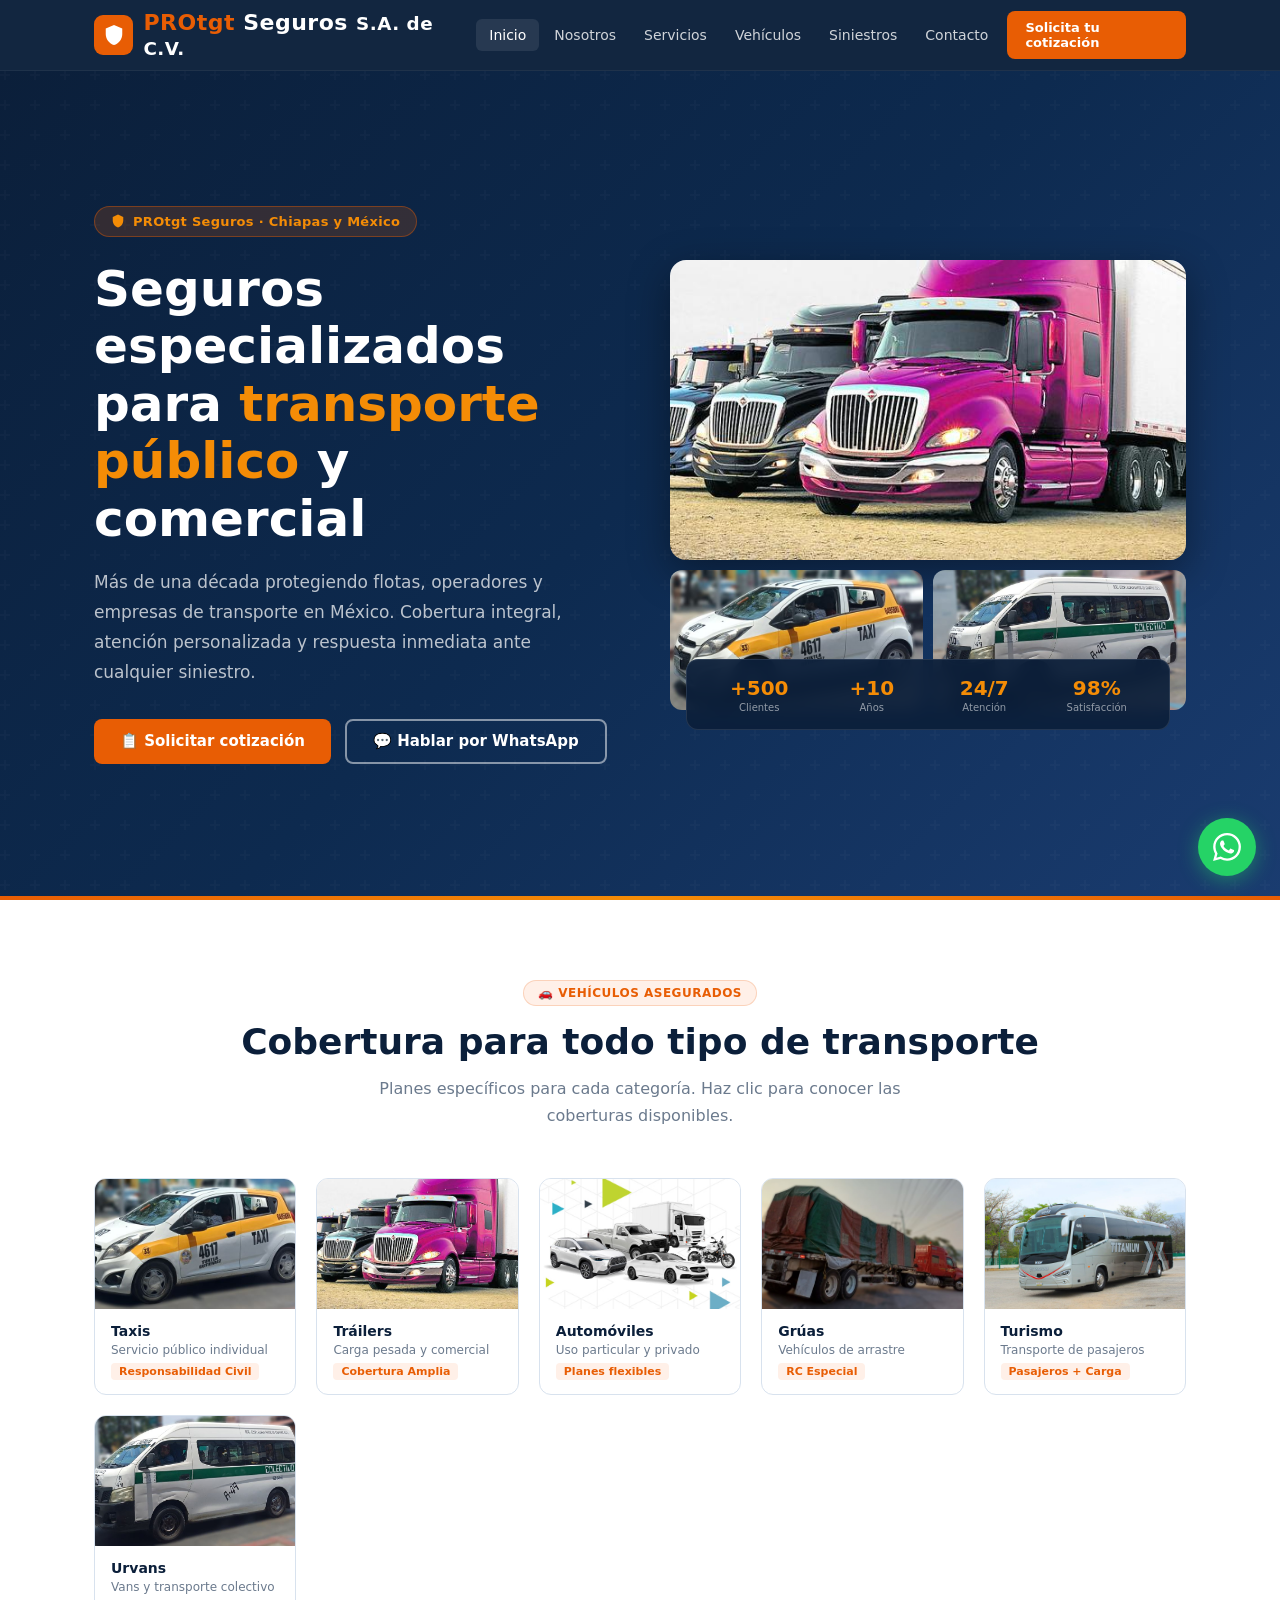
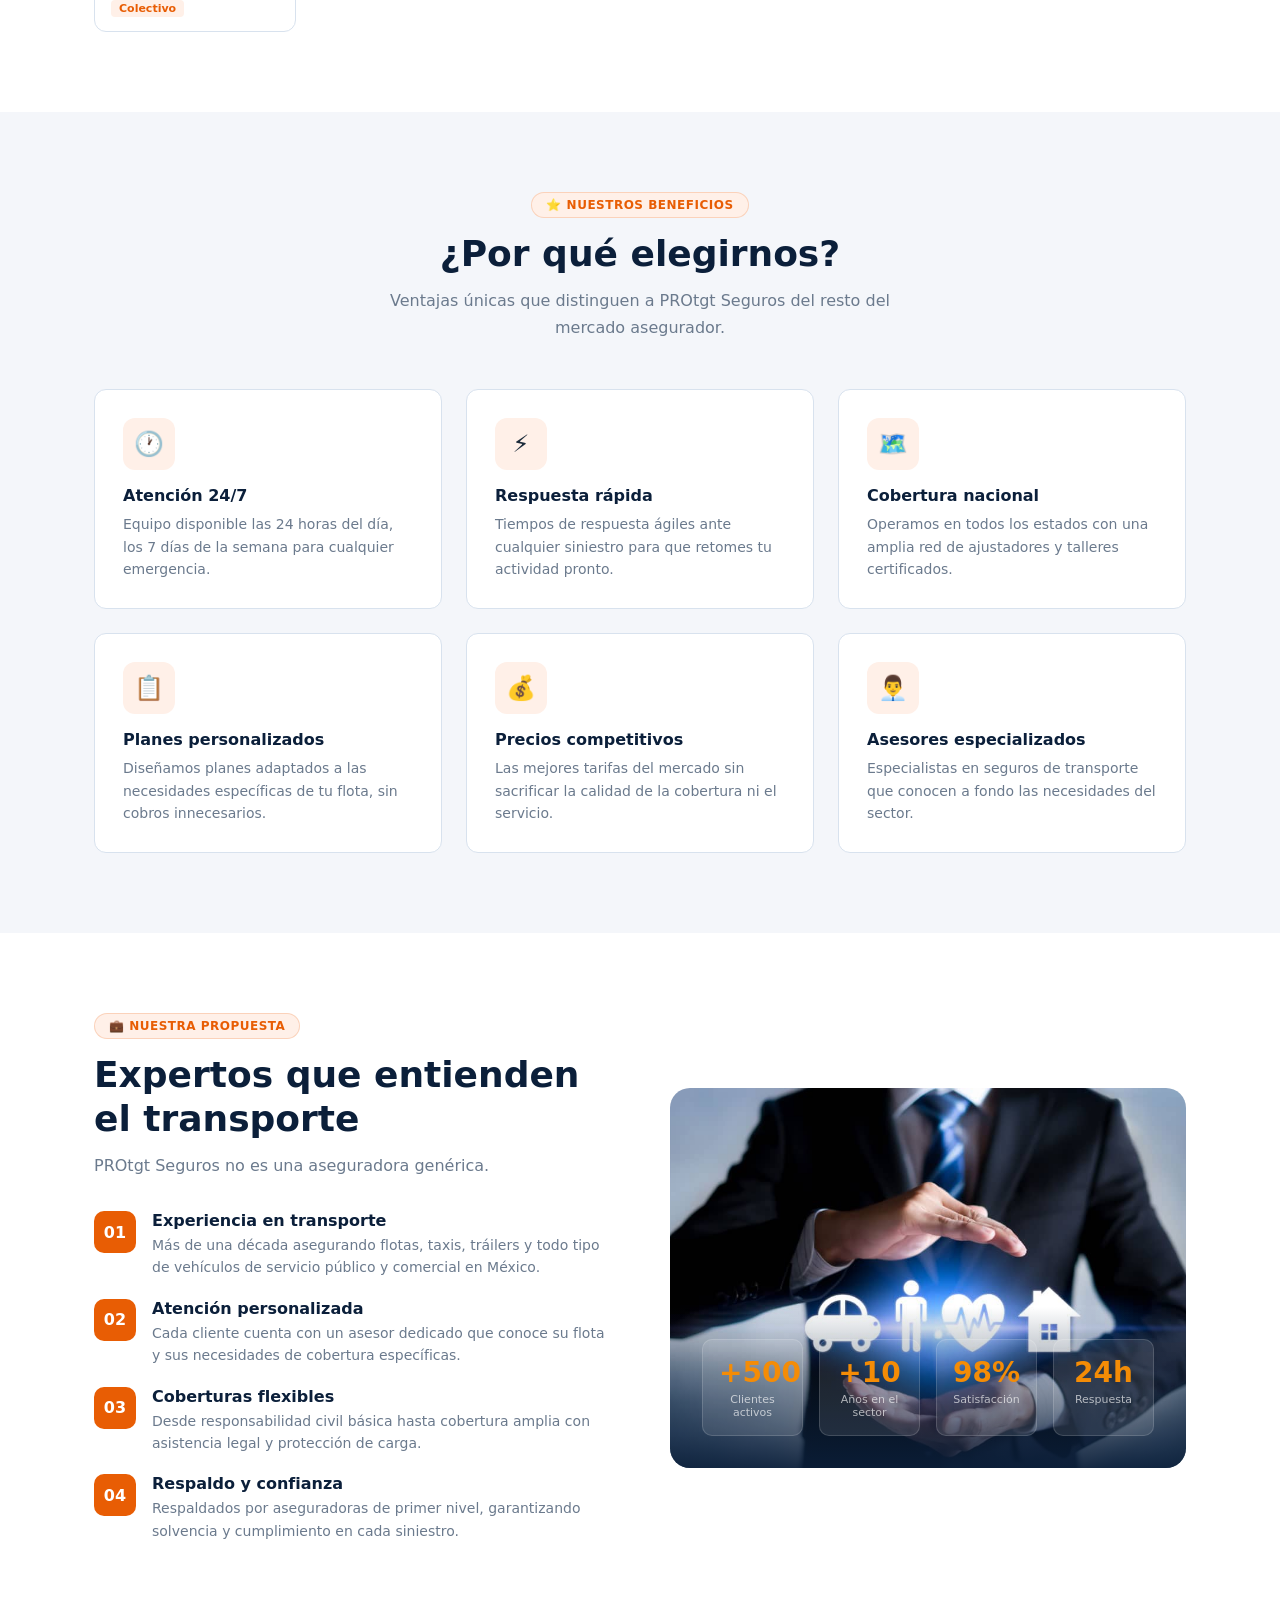
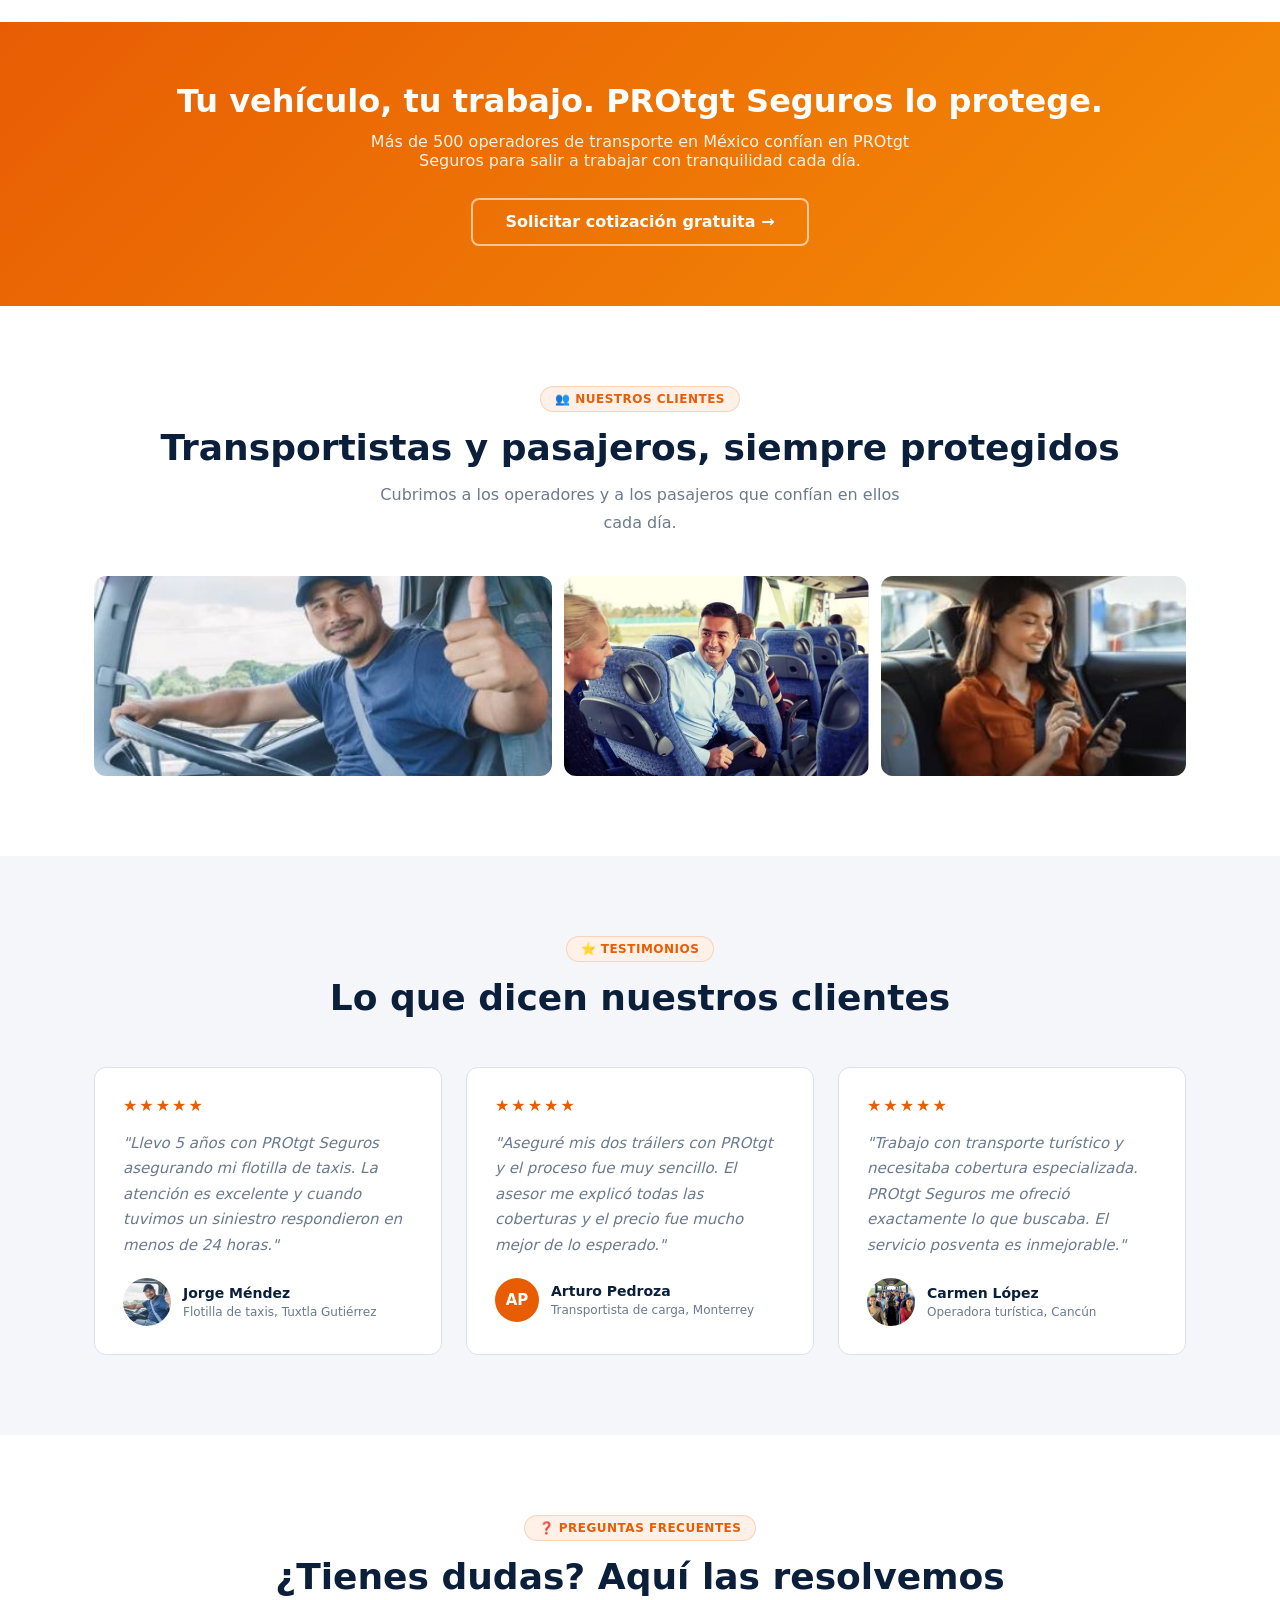
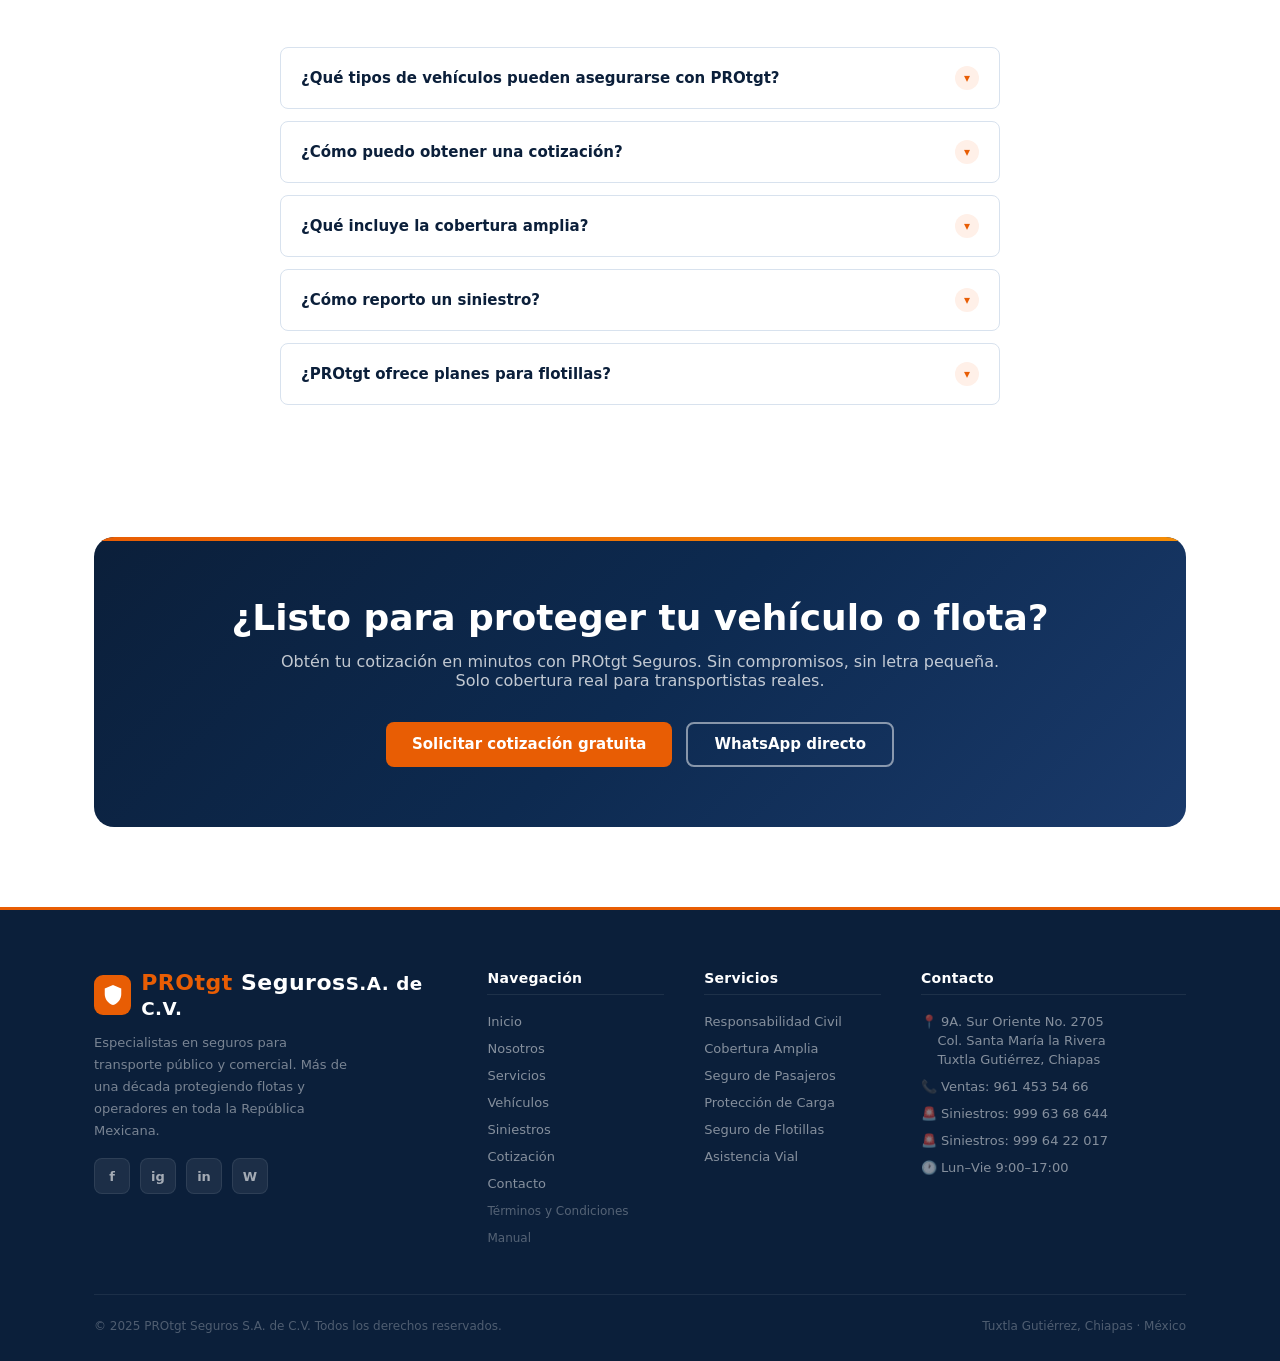
<file: index.html>
<!DOCTYPE html>
<html lang="es">
<head>
  <meta charset="UTF-8">
  <meta name="viewport" content="width=device-width, initial-scale=1.0">
  <title>PROtgt Seguros S.A. de C.V. – Seguros para Transporte Público y Comercial</title>
  <meta name="description" content="PROtgt Seguros – Seguros especializados para taxis, tráilers, urvans, grúas y transporte turístico en México.">
  <link rel="stylesheet" href="css/styles.css">
</head>
<body>

<!-- ══ HEADER ══ -->
<header id="site-header">
  <div class="header-inner">
    <a class="logo" href="index.html">
      <div class="logo-icon">
        <svg viewBox="0 0 24 24"><path d="M12 1L3 5v6c0 5.55 3.84 10.74 9 12 5.16-1.26 9-6.45 9-12V5l-9-4z"/></svg>
      </div>
      <div><span>PROtgt</span> Seguros <small>S.A. de C.V.</small></div>
    </a>
    <nav class="main-nav">
      <a href="index.html" class="active">Inicio</a>
      <a href="quienes.html">Nosotros</a>
      <a href="servicios.html">Servicios</a>
      <a href="vehiculos.html">Vehículos</a>
      <a href="siniestros.html">Siniestros</a>
      <a href="contacto.html">Contacto</a>
      <a href="cotizacion.html" class="nav-cta">Solicita tu cotización</a>
    </nav>
    <button class="hamburger" id="hamburger" onclick="toggleMenu()" aria-label="Menú">
      <span></span><span></span><span></span>
    </button>
  </div>
  <nav id="mobile-menu">
    <a href="index.html">Inicio</a>
    <a href="quienes.html">Nosotros</a>
    <a href="servicios.html">Servicios</a>
    <a href="vehiculos.html">Vehículos Asegurados</a>
    <a href="siniestros.html">Siniestros</a>
    <a href="contacto.html">Contacto</a>
    <a href="cotizacion.html" class="nav-cta-mobile">Solicita tu cotización</a>
  </nav>
</header>

<main class="page-body">

  <!-- ── HERO ── -->
  <section class="hero">
    <div class="hero-bg-overlay"></div>
    <div class="hero-accent-bar"></div>
    <div class="container">
      <div class="hero-content">
        <div>
          <div class="hero-badge">
            <svg width="14" height="14" viewBox="0 0 24 24" fill="currentColor">
              <path d="M12 1L3 5v6c0 5.55 3.84 10.74 9 12 5.16-1.26 9-6.45 9-12V5l-9-4z"/>
            </svg>
            PROtgt Seguros · Chiapas y México
          </div>
          <h1>Seguros especializados para <span>transporte público</span> y comercial</h1>
          <p>Más de una década protegiendo flotas, operadores y empresas de transporte en México. Cobertura integral, atención personalizada y respuesta inmediata ante cualquier siniestro.</p>
          <div class="hero-btns">
            <a class="btn btn-primary" href="cotizacion.html">📋 Solicitar cotización</a>
            <a class="btn btn-outline" href="https://wa.me/529614535466?text=Hola%2C%20me%20gustar%C3%ADa%20solicitar%20informaci%C3%B3n%20sobre%20seguros%20de%20transporte." target="_blank" rel="noopener">💬 Hablar por WhatsApp</a>
          </div>
        </div>

        <!-- HERO VISUAL -->
        <div class="hero-visual reveal">
          <img class="hero-img-main" src="images/trailers.jpg" alt="Flotilla de tráilers asegurados PROtgt Seguros">
          <div class="hero-img-row">
            <img src="images/taxi.jpg" alt="Taxi asegurado PROtgt Seguros">
            <img src="images/urvan.jpg" alt="Urvan colectivo asegurada PROtgt Seguros">
          </div>
          <div class="hero-stats-bar">
            <div class="hs-item"><div class="n">+500</div><div class="l">Clientes</div></div>
            <div class="hs-item"><div class="n">+10</div><div class="l">Años</div></div>
            <div class="hs-item"><div class="n">24/7</div><div class="l">Atención</div></div>
            <div class="hs-item"><div class="n">98%</div><div class="l">Satisfacción</div></div>
          </div>
        </div>
      </div>
    </div>
  </section>

  <!-- ── VEHÍCULOS ── -->
  <section class="section">
    <div class="container">
      <div class="title-center">
        <div class="section-tag">🚗 Vehículos asegurados</div>
        <h2 class="section-title">Cobertura para todo tipo de transporte</h2>
        <p class="section-sub">Planes específicos para cada categoría. Haz clic para conocer las coberturas disponibles.</p>
      </div>
      <div class="vehicle-grid">
        <a class="v-card" href="vehiculos.html">
          <img class="v-card-img" src="images/taxi.jpg" alt="Taxi">
          <div class="v-card-body"><h3>Taxis</h3><p>Servicio público individual</p><span class="v-card-tag">Responsabilidad Civil</span></div>
        </a>
        <a class="v-card" href="vehiculos.html">
          <img class="v-card-img" src="images/trailers.jpg" alt="Tráilers">
          <div class="v-card-body"><h3>Tráilers</h3><p>Carga pesada y comercial</p><span class="v-card-tag">Cobertura Amplia</span></div>
        </a>
        <a class="v-card" href="vehiculos.html">
          <img class="v-card-img" src="images/autos.jpg" alt="Automóviles">
          <div class="v-card-body"><h3>Automóviles</h3><p>Uso particular y privado</p><span class="v-card-tag">Planes flexibles</span></div>
        </a>
        <a class="v-card" href="vehiculos.html">
          <img class="v-card-img" src="images/trailers2.jpg" alt="Grúas">
          <div class="v-card-body"><h3>Grúas</h3><p>Vehículos de arrastre</p><span class="v-card-tag">RC Especial</span></div>
        </a>
        <a class="v-card" href="vehiculos.html">
          <img class="v-card-img" src="images/bus.jpg" alt="Transporte turístico">
          <div class="v-card-body"><h3>Turismo</h3><p>Transporte de pasajeros</p><span class="v-card-tag">Pasajeros + Carga</span></div>
        </a>
        <a class="v-card" href="vehiculos.html">
          <img class="v-card-img" src="images/urvan.jpg" alt="Urvan colectivo">
          <div class="v-card-body"><h3>Urvans</h3><p>Vans y transporte colectivo</p><span class="v-card-tag">Colectivo</span></div>
        </a>
      </div>
    </div>
  </section>

  <!-- ── BENEFICIOS ── -->
  <section class="section section-alt">
    <div class="container">
      <div class="title-center">
        <div class="section-tag">⭐ Nuestros beneficios</div>
        <h2 class="section-title">¿Por qué elegirnos?</h2>
        <p class="section-sub">Ventajas únicas que distinguen a PROtgt Seguros del resto del mercado asegurador.</p>
      </div>
      <div class="benefits-grid">
        <div class="b-card reveal"><div class="b-icon">🕐</div><h3>Atención 24/7</h3><p>Equipo disponible las 24 horas del día, los 7 días de la semana para cualquier emergencia.</p></div>
        <div class="b-card reveal"><div class="b-icon">⚡</div><h3>Respuesta rápida</h3><p>Tiempos de respuesta ágiles ante cualquier siniestro para que retomes tu actividad pronto.</p></div>
        <div class="b-card reveal"><div class="b-icon">🗺️</div><h3>Cobertura nacional</h3><p>Operamos en todos los estados con una amplia red de ajustadores y talleres certificados.</p></div>
        <div class="b-card reveal"><div class="b-icon">📋</div><h3>Planes personalizados</h3><p>Diseñamos planes adaptados a las necesidades específicas de tu flota, sin cobros innecesarios.</p></div>
        <div class="b-card reveal"><div class="b-icon">💰</div><h3>Precios competitivos</h3><p>Las mejores tarifas del mercado sin sacrificar la calidad de la cobertura ni el servicio.</p></div>
        <div class="b-card reveal"><div class="b-icon">👨‍💼</div><h3>Asesores especializados</h3><p>Especialistas en seguros de transporte que conocen a fondo las necesidades del sector.</p></div>
      </div>
    </div>
  </section>

  <!-- ── POR QUÉ ELEGIRNOS ── -->
  <section class="section">
    <div class="container">
      <div class="why-inner">
        <div>
          <div class="section-tag">💼 Nuestra propuesta</div>
          <h2 class="section-title">Expertos que entienden el transporte</h2>
          <p class="section-sub">PROtgt Seguros no es una aseguradora genérica.</p>
          <div class="why-list">
            <div class="why-item reveal">
              <div class="why-num">01</div>
              <div class="why-text"><h4>Experiencia en transporte</h4><p>Más de una década asegurando flotas, taxis, tráilers y todo tipo de vehículos de servicio público y comercial en México.</p></div>
            </div>
            <div class="why-item reveal">
              <div class="why-num">02</div>
              <div class="why-text"><h4>Atención personalizada</h4><p>Cada cliente cuenta con un asesor dedicado que conoce su flota y sus necesidades de cobertura específicas.</p></div>
            </div>
            <div class="why-item reveal">
              <div class="why-num">03</div>
              <div class="why-text"><h4>Coberturas flexibles</h4><p>Desde responsabilidad civil básica hasta cobertura amplia con asistencia legal y protección de carga.</p></div>
            </div>
            <div class="why-item reveal">
              <div class="why-num">04</div>
              <div class="why-text"><h4>Respaldo y confianza</h4><p>Respaldados por aseguradoras de primer nivel, garantizando solvencia y cumplimiento en cada siniestro.</p></div>
            </div>
          </div>
        </div>
        <div class="why-visual reveal">
          <img class="why-visual-img" src="images/seguros-manos.jpg" alt="PROtgt Seguros protección integral de transporte">
          <div class="why-visual-overlay">
            <div class="stat-row">
              <div class="stat-box"><div class="n">+500</div><div class="l">Clientes activos</div></div>
              <div class="stat-box"><div class="n">+10</div><div class="l">Años en el sector</div></div>
              <div class="stat-box"><div class="n">98%</div><div class="l">Satisfacción</div></div>
              <div class="stat-box"><div class="n">24h</div><div class="l">Respuesta</div></div>
            </div>
          </div>
        </div>
      </div>
    </div>
  </section>

  <!-- ── FRANJA NARANJA ── -->
  <section class="section-orange">
    <div class="container">
      <h2>Tu vehículo, tu trabajo. PROtgt Seguros lo protege.</h2>
      <p>Más de 500 operadores de transporte en México confían en PROtgt Seguros para salir a trabajar con tranquilidad cada día.</p>
      <a class="btn btn-outline" href="cotizacion.html" style="border-color:rgba(255,255,255,.6);font-size:16px;padding:14px 32px">Solicitar cotización gratuita →</a>
    </div>
  </section>

  <!-- ── GALERÍA CLIENTES ── -->
  <section class="section">
    <div class="container">
      <div class="title-center">
        <div class="section-tag">👥 Nuestros clientes</div>
        <h2 class="section-title">Transportistas y pasajeros, siempre protegidos</h2>
        <p class="section-sub">Cubrimos a los operadores y a los pasajeros que confían en ellos cada día.</p>
      </div>
      <div class="img-trio reveal" style="margin-top:40px">
        <img src="images/conductor.jpg" alt="Conductor transportista feliz" style="border-radius:var(--r)">
        <img src="images/pasajeros-bus.jpg" alt="Pasajeros en autobús turístico" style="border-radius:var(--r)">
        <img src="images/pasajera-taxi.jpg" alt="Pasajera en taxi" style="border-radius:var(--r)">
      </div>
    </div>
  </section>

  <!-- ── TESTIMONIOS ── -->
  <section class="section section-alt">
    <div class="container">
      <div class="title-center">
        <div class="section-tag">⭐ Testimonios</div>
        <h2 class="section-title">Lo que dicen nuestros clientes</h2>
      </div>
      <div class="testi-grid">
        <div class="testi-card reveal">
          <div class="stars">★★★★★</div>
          <p>"Llevo 5 años con PROtgt Seguros asegurando mi flotilla de taxis. La atención es excelente y cuando tuvimos un siniestro respondieron en menos de 24 horas."</p>
          <div class="testi-author">
            <img class="testi-photo" src="images/conductor.jpg" alt="Jorge Méndez">
            <div><strong>Jorge Méndez</strong><span>Flotilla de taxis, Tuxtla Gutiérrez</span></div>
          </div>
        </div>
        <div class="testi-card reveal">
          <div class="stars">★★★★★</div>
          <p>"Aseguré mis dos tráilers con PROtgt y el proceso fue muy sencillo. El asesor me explicó todas las coberturas y el precio fue mucho mejor de lo esperado."</p>
          <div class="testi-author">
            <div class="avatar">AP</div>
            <div><strong>Arturo Pedroza</strong><span>Transportista de carga, Monterrey</span></div>
          </div>
        </div>
        <div class="testi-card reveal">
          <div class="stars">★★★★★</div>
          <p>"Trabajo con transporte turístico y necesitaba cobertura especializada. PROtgt Seguros me ofreció exactamente lo que buscaba. El servicio posventa es inmejorable."</p>
          <div class="testi-author">
            <img class="testi-photo" src="images/pasajeros-bus2.jpg" alt="Carmen López">
            <div><strong>Carmen López</strong><span>Operadora turística, Cancún</span></div>
          </div>
        </div>
      </div>
    </div>
  </section>

  <!-- ── FAQ ── -->
  <section class="section">
    <div class="container">
      <div class="title-center">
        <div class="section-tag">❓ Preguntas frecuentes</div>
        <h2 class="section-title">¿Tienes dudas? Aquí las resolvemos</h2>
      </div>
      <div class="faq-list">
        <div class="faq-item">
          <div class="faq-q" onclick="toggleFaq(this)">¿Qué tipos de vehículos pueden asegurarse con PROtgt? <span class="faq-arrow">▾</span></div>
          <div class="faq-a"><div class="faq-a-inner">Aseguramos taxis, tráilers, automóviles particulares, grúas, vehículos de transporte turístico y urvans. También manejamos flotillas completas con planes corporativos.</div></div>
        </div>
        <div class="faq-item">
          <div class="faq-q" onclick="toggleFaq(this)">¿Cómo puedo obtener una cotización? <span class="faq-arrow">▾</span></div>
          <div class="faq-a"><div class="faq-a-inner">Puedes solicitar tu cotización llenando el formulario en la sección <a href="cotizacion.html" style="color:var(--accent)">Cotización</a>, llamándonos al <strong>(961) 453-54-66</strong> o enviando un mensaje por WhatsApp. Respondemos en menos de 2 horas hábiles.</div></div>
        </div>
        <div class="faq-item">
          <div class="faq-q" onclick="toggleFaq(this)">¿Qué incluye la cobertura amplia? <span class="faq-arrow">▾</span></div>
          <div class="faq-a"><div class="faq-a-inner">La cobertura amplia incluye daños materiales al vehículo, responsabilidad civil, robo total, asistencia vial 24/7, gastos médicos y, dependiendo del plan, protección legal y cobertura de carga.</div></div>
        </div>
        <div class="faq-item">
          <div class="faq-q" onclick="toggleFaq(this)">¿Cómo reporto un siniestro? <span class="faq-arrow">▾</span></div>
          <div class="faq-a"><div class="faq-a-inner">Llama a nuestras líneas de siniestros: <strong>999 63 66 644</strong> o <strong>999 64 22 017</strong>, disponibles las 24 horas. También puedes contactarnos por WhatsApp al instante.</div></div>
        </div>
        <div class="faq-item">
          <div class="faq-q" onclick="toggleFaq(this)">¿PROtgt ofrece planes para flotillas? <span class="faq-arrow">▾</span></div>
          <div class="faq-a"><div class="faq-a-inner">Sí, contamos con planes especiales para flotillas desde 2 vehículos con descuentos por volumen y gestión centralizada. <a href="cotizacion.html" style="color:var(--accent)">Contáctanos</a> para una propuesta personalizada.</div></div>
        </div>
      </div>
    </div>
  </section>

  <!-- ── CTA FINAL ── -->
  <section class="section" style="padding:40px 0 80px">
    <div class="container">
      <div class="cta-banner reveal">
        <h2>¿Listo para proteger tu vehículo o flota?</h2>
        <p>Obtén tu cotización en minutos con PROtgt Seguros. Sin compromisos, sin letra pequeña.<br>Solo cobertura real para transportistas reales.</p>
        <div class="cta-btns">
          <a class="btn btn-primary" href="cotizacion.html">Solicitar cotización gratuita</a>
          <a class="btn btn-outline" href="https://wa.me/529614535466?text=Hola%2C%20me%20gustar%C3%ADa%20solicitar%20informaci%C3%B3n%20sobre%20seguros%20de%20transporte." target="_blank" rel="noopener">WhatsApp directo</a>
        </div>
      </div>
    </div>
  </section>

</main>

<!-- ══ FOOTER ══ -->
<footer id="site-footer">
  <div class="container">
    <div class="footer-grid">
      <div class="footer-brand">
        <a class="logo" href="index.html">
          <div class="logo-icon"><svg viewBox="0 0 24 24"><path d="M12 1L3 5v6c0 5.55 3.84 10.74 9 12 5.16-1.26 9-6.45 9-12V5l-9-4z"/></svg></div>
          <div><span>PROtgt</span> Seguros<small>S.A. de C.V.</small></div>
        </a>
        <p>Especialistas en seguros para transporte público y comercial. Más de una década protegiendo flotas y operadores en toda la República Mexicana.</p>
        <div class="footer-social">
          <a class="social-icon" href="#" title="Facebook">f</a>
          <a class="social-icon" href="#" title="Instagram">ig</a>
          <a class="social-icon" href="#" title="LinkedIn">in</a>
          <a class="social-icon" href="https://wa.me/529614535466" target="_blank" title="WhatsApp">W</a>
        </div>
      </div>
      <div>
        <h4>Navegación</h4>
        <ul>
          <li><a href="index.html">Inicio</a></li>
          <li><a href="quienes.html">Nosotros</a></li>
          <li><a href="servicios.html">Servicios</a></li>
          <li><a href="vehiculos.html">Vehículos</a></li>
          <li><a href="siniestros.html">Siniestros</a></li>
          <li><a href="cotizacion.html">Cotización</a></li>
          <li><a href="contacto.html">Contacto</a></li>
          <li><a href="terminos.html" style="opacity:.6;font-size:12px">Términos y Condiciones</a></li>
          <li><a href="manual.html" style="opacity:.6;font-size:12px">Manual</a></li>
        </ul>
      </div>
      <div>
        <h4>Servicios</h4>
        <ul>
          <li><a href="servicios.html">Responsabilidad Civil</a></li>
          <li><a href="servicios.html">Cobertura Amplia</a></li>
          <li><a href="servicios.html">Seguro de Pasajeros</a></li>
          <li><a href="servicios.html">Protección de Carga</a></li>
          <li><a href="servicios.html">Seguro de Flotillas</a></li>
          <li><a href="servicios.html">Asistencia Vial</a></li>
        </ul>
      </div>
      <div>
        <h4>Contacto</h4>
        <ul>
          <li><a href="contacto.html">📍 9A. Sur Oriente No. 2705<br>&nbsp;&nbsp;&nbsp;&nbsp;Col. Santa María la Rivera<br>&nbsp;&nbsp;&nbsp;&nbsp;Tuxtla Gutiérrez, Chiapas</a></li>
          <li><a href="tel:9614535466">📞 Ventas: 961 453 54 66</a></li>
          <li><a href="tel:9996366644">🚨 Siniestros: 999 63 68 644</a></li>
          <li><a href="tel:9996422017">🚨 Siniestros: 999 64 22 017</a></li>
          <li><a href="#">🕐 Lun–Vie 9:00–17:00</a></li>
        </ul>
      </div>
    </div>
    <div class="footer-bottom">
      <p>© 2025 PROtgt Seguros S.A. de C.V. Todos los derechos reservados.</p>
      <p>Tuxtla Gutiérrez, Chiapas · México</p>
    </div>
  </div>
</footer>

<!-- ══ WHATSAPP WIDGET ══ -->
<div class="wa-widget">
  <div class="wa-bubble hidden" id="wa-bubble">
    <button class="close-btn" onclick="_closeBubblePermanent()" aria-label="Cerrar">✕</button>
    <div class="wa-bubble-header">¿Necesitas ayuda?</div>
    <p>Contáctanos por WhatsApp para cotizar tu seguro de transporte.</p>
    <a class="wa-bubble-link" href="https://wa.me/529614535466?text=Hola%2C%20me%20gustar%C3%ADa%20solicitar%20informaci%C3%B3n%20sobre%20seguros%20de%20transporte." target="_blank" rel="noopener">
      <svg width="15" height="15" viewBox="0 0 24 24" fill="white"><path d="M17.472 14.382c-.297-.149-1.758-.867-2.03-.967-.273-.099-.471-.148-.67.15-.197.297-.767.966-.94 1.164-.173.199-.347.223-.644.075-.297-.15-1.255-.463-2.39-1.475-.883-.788-1.48-1.761-1.653-2.059-.173-.297-.018-.458.13-.606.134-.133.298-.347.446-.52.149-.174.198-.298.298-.497.099-.198.05-.371-.025-.52-.075-.149-.669-1.612-.916-2.207-.242-.579-.487-.5-.669-.51-.173-.008-.371-.01-.57-.01-.198 0-.52.074-.792.372-.272.297-1.04 1.016-1.04 2.479 0 1.462 1.065 2.875 1.213 3.074.149.198 2.096 3.2 5.077 4.487.709.306 1.262.489 1.694.625.712.227 1.36.195 1.871.118.571-.085 1.758-.719 2.006-1.413.248-.694.248-1.289.173-1.413-.074-.124-.272-.198-.57-.347m-5.421 7.403h-.004a9.87 9.87 0 0 1-5.031-1.378l-.361-.214-3.741.982.998-3.648-.235-.374a9.86 9.86 0 0 1-1.51-5.26c.001-5.45 4.436-9.884 9.888-9.884 2.64 0 5.122 1.03 6.988 2.898a9.825 9.825 0 0 1 2.893 6.994c-.003 5.45-4.437 9.884-9.885 9.884m8.413-18.297A11.815 11.815 0 0 0 12.05 0C5.495 0 .16 5.335.157 11.892c0 2.096.547 4.142 1.588 5.945L.057 24l6.305-1.654a11.882 11.882 0 0 0 5.683 1.448h.005c6.554 0 11.89-5.335 11.893-11.893a11.821 11.821 0 0 0-3.48-8.413Z"/></svg>
      Abrir WhatsApp
    </a>
  </div>
  <a class="wa-btn" href="https://wa.me/529614535466?text=Hola%2C%20me%20gustar%C3%ADa%20solicitar%20informaci%C3%B3n%20sobre%20seguros%20de%20transporte." target="_blank" rel="noopener" title="Contactar por WhatsApp">
    <svg viewBox="0 0 24 24"><path d="M17.472 14.382c-.297-.149-1.758-.867-2.03-.967-.273-.099-.471-.148-.67.15-.197.297-.767.966-.94 1.164-.173.199-.347.223-.644.075-.297-.15-1.255-.463-2.39-1.475-.883-.788-1.48-1.761-1.653-2.059-.173-.297-.018-.458.13-.606.134-.133.298-.347.446-.52.149-.174.198-.298.298-.497.099-.198.05-.371-.025-.52-.075-.149-.669-1.612-.916-2.207-.242-.579-.487-.5-.669-.51-.173-.008-.371-.01-.57-.01-.198 0-.52.074-.792.372-.272.297-1.04 1.016-1.04 2.479 0 1.462 1.065 2.875 1.213 3.074.149.198 2.096 3.2 5.077 4.487.709.306 1.262.489 1.694.625.712.227 1.36.195 1.871.118.571-.085 1.758-.719 2.006-1.413.248-.694.248-1.289.173-1.413-.074-.124-.272-.198-.57-.347m-5.421 7.403h-.004a9.87 9.87 0 0 1-5.031-1.378l-.361-.214-3.741.982.998-3.648-.235-.374a9.86 9.86 0 0 1-1.51-5.26c.001-5.45 4.436-9.884 9.888-9.884 2.64 0 5.122 1.03 6.988 2.898a9.825 9.825 0 0 1 2.893 6.994c-.003 5.45-4.437 9.884-9.885 9.884m8.413-18.297A11.815 11.815 0 0 0 12.05 0C5.495 0 .16 5.335.157 11.892c0 2.096.547 4.142 1.588 5.945L.057 24l6.305-1.654a11.882 11.882 0 0 0 5.683 1.448h.005c6.554 0 11.89-5.335 11.893-11.893a11.821 11.821 0 0 0-3.48-8.413Z"/></svg>
  </a>
</div>

<script src="js/script.js"></script>
</body>
</html>
</file>
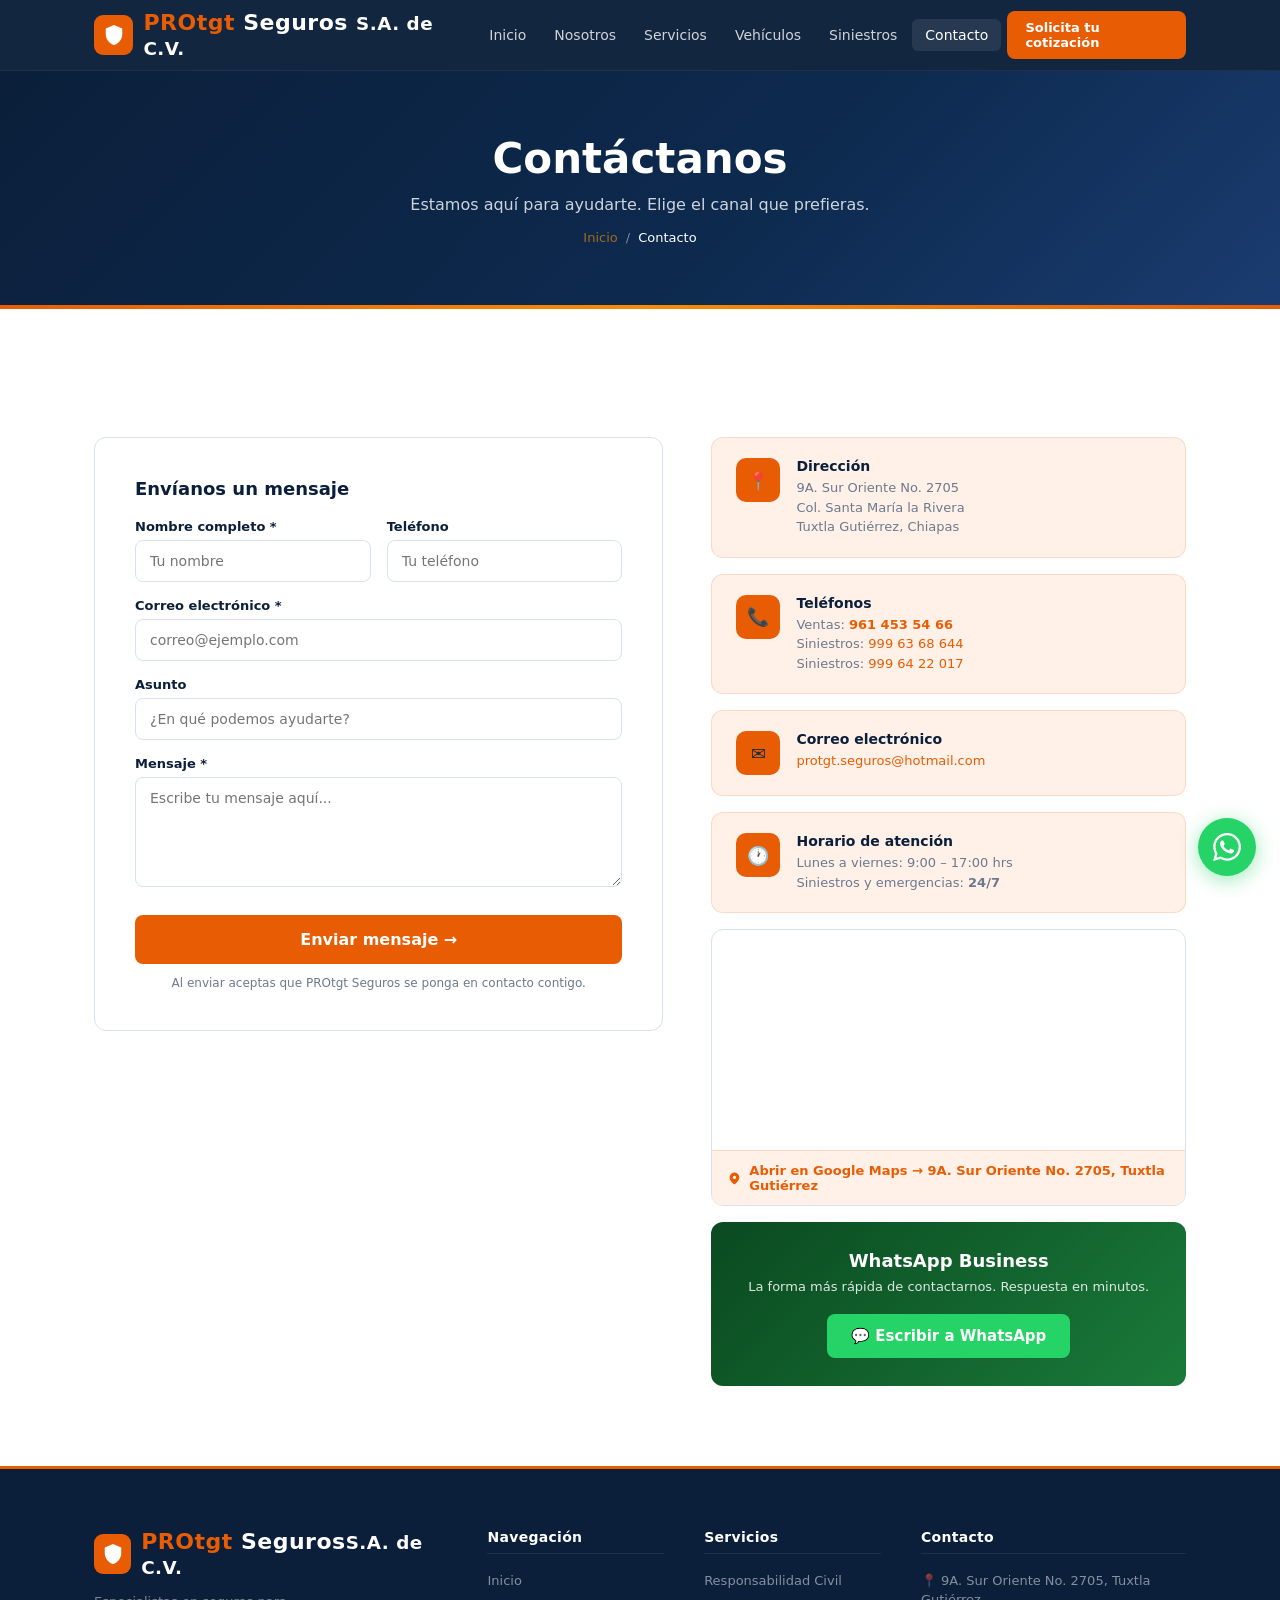
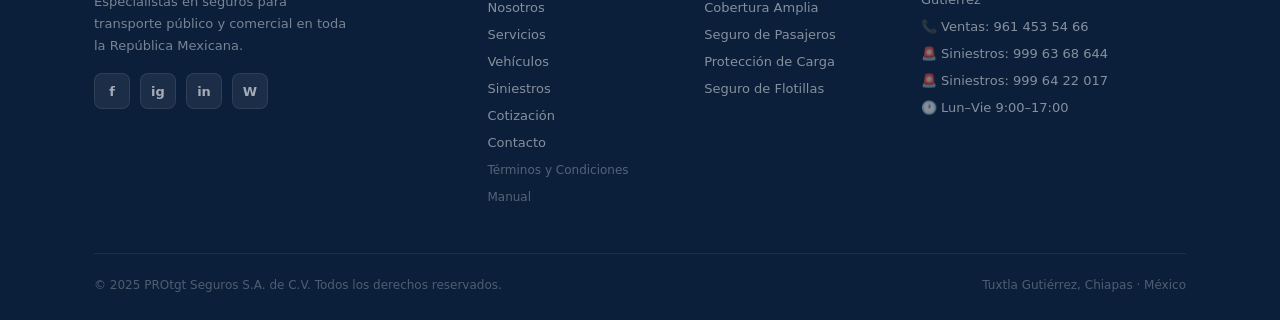
<file: contacto.html>
<!DOCTYPE html>
<html lang="es">
<head>
  <meta charset="UTF-8"><meta name="viewport" content="width=device-width, initial-scale=1.0">
  <title>Contacto – PROtgt Seguros S.A. de C.V.</title>
  <link rel="stylesheet" href="css/styles.css">
</head>
<body>
<header id="site-header">
  <div class="header-inner">
    <a class="logo" href="index.html">
      <div class="logo-icon"><svg viewBox="0 0 24 24"><path d="M12 1L3 5v6c0 5.55 3.84 10.74 9 12 5.16-1.26 9-6.45 9-12V5l-9-4z"/></svg></div>
      <div class="logo-text"><span>PROtgt</span> Seguros <small>S.A. de C.V.</small></div>
    </a>
    <nav class="main-nav">
      <a href="index.html">Inicio</a>
      <a href="quienes.html">Nosotros</a>
      <a href="servicios.html">Servicios</a>
      <a href="vehiculos.html">Vehículos</a>
      <a href="siniestros.html">Siniestros</a>
      <a href="contacto.html" class="active">Contacto</a>
      <a href="cotizacion.html" class="nav-cta">Solicita tu cotización</a>
    </nav>
    <button class="hamburger" id="hamburger" onclick="toggleMenu()" aria-label="Menú"><span></span><span></span><span></span></button>
  </div>
  <nav id="mobile-menu">
    <a href="index.html">Inicio</a>
    <a href="quienes.html">Nosotros</a>
    <a href="servicios.html">Servicios</a>
    <a href="vehiculos.html">Vehículos Asegurados</a>
    <a href="siniestros.html">Siniestros</a>
    <a href="contacto.html">Contacto</a>
    <a href="cotizacion.html" class="nav-cta-mobile">Solicita tu cotización</a>
  </nav>
</header>

<main class="page-body">
  <div class="page-header">
    <h1>Contáctanos</h1>
    <p>Estamos aquí para ayudarte. Elige el canal que prefieras.</p>
    <div class="breadcrumb"><a href="index.html">Inicio</a><span>/</span><span style="opacity:1">Contacto</span></div>
  </div>

  <section class="section">
    <div class="container">
      <div class="contact-grid">

        <!-- FORMULARIO -->
        <div>
          <div class="form-card reveal">
            <h3 style="font-size:18px;font-weight:800;color:var(--navy);margin-bottom:20px">Envíanos un mensaje</h3>

            <!-- ✅ Cambia YOUR_FORM_ID por tu ID de formspree.io -->
            <form action="https://formspree.io/f/mlgpwnea" method="POST" onsubmit="handleContactSubmit(event)" id="form-contacto">
              <input type="hidden" name="_subject" value="Nuevo mensaje de contacto – PROtgt Seguros">

              <div class="form-row">
                <div class="form-group"><label>Nombre completo *</label><input type="text" name="nombre" placeholder="Tu nombre" required></div>
                <div class="form-group"><label>Teléfono</label><input type="tel" name="telefono" placeholder="Tu teléfono"></div>
              </div>
              <div class="form-group" style="margin-bottom:16px"><label>Correo electrónico *</label><input type="email" name="correo" placeholder="correo@ejemplo.com" required></div>
              <div class="form-group" style="margin-bottom:16px"><label>Asunto</label><input type="text" name="asunto" placeholder="¿En qué podemos ayudarte?"></div>
              <div class="form-group" style="margin-bottom:16px"><label>Mensaje *</label><textarea name="mensaje" placeholder="Escribe tu mensaje aquí..." required></textarea></div>
              <button class="form-submit" type="submit" id="btn-contacto">Enviar mensaje →</button>
              <p style="font-size:12px;color:var(--gray);margin-top:12px;text-align:center">Al enviar aceptas que PROtgt Seguros se ponga en contacto contigo.</p>
            </form>
          </div>
        </div>

        <!-- INFO DE CONTACTO -->
        <div class="contact-info">
          <div class="ci-block reveal">
            <div class="ci-icon">📍</div>
            <div>
              <h4>Dirección</h4>
              <p>9A. Sur Oriente No. 2705<br>Col. Santa María la Rivera<br>Tuxtla Gutiérrez, Chiapas</p>
            </div>
          </div>
          <div class="ci-block reveal">
            <div class="ci-icon">📞</div>
            <div>
              <h4>Teléfonos</h4>
              <p>Ventas: <a href="tel:9614535466" style="color:var(--accent);font-weight:700">961 453 54 66</a><br>
                 Siniestros: <a href="tel:9996368644" style="color:var(--accent)">999 63 68 644</a><br>
                 Siniestros: <a href="tel:9996422017" style="color:var(--accent)">999 64 22 017</a>
              </p>
            </div>
          </div>
          <div class="ci-block reveal">
            <div class="ci-icon">✉️</div>
            <div>
              <h4>Correo electrónico</h4>
              <p><a href="mailto:protgt.seguros@hotmail.com" style="color:var(--accent)">protgt.seguros@hotmail.com</a><br>
                <!-- <a href="mailto:siniestros@protgtseguros.com.mx" style="color:var(--accent)">siniestros@protgtseguros.com.mx</a> -->
              </p>
            </div>
          </div>
          <div class="ci-block reveal">
            <div class="ci-icon">🕐</div>
            <div>
              <h4>Horario de atención</h4>
              <p>Lunes a viernes: 9:00 – 17:00 hrs<br>                 
                 Siniestros y emergencias: <strong>24/7</strong>
              </p>
            </div>
          </div>

			<!-- MAPA GOOGLE -->
          <div class="reveal" style="border-radius:var(--r);overflow:hidden;border:1px solid var(--border)">
            <iframe
              src="https://www.google.com/maps/embed?pb=!1m17!1m12!1m3!1d942.0!2d-93.0954074!3d16.7401444!2m3!1f0!2f0!3f0!3m2!1i1024!2i768!4f13.1!3m2!1m1!2zMTbCsDQ0JzI0LjUiTiA5M8KwMDUnNDMuNSJX!5e0!3m2!1ses!2smx!4v1700000000000"
              width="100%" height="220" style="border:0;display:block"
              allowfullscreen="" loading="lazy"
              referrerpolicy="no-referrer-when-downgrade"
              title="Ubicación PROtgt Seguros – 9A. Sur Oriente No. 2705, Tuxtla Gutiérrez">
            </iframe>
            <a href="https://www.google.com/maps/place/16%C2%B044'24.5%22N+93%C2%B005'43.5%22W/@16.7401444,-93.0979823,17z"
               target="_blank" rel="noopener"
               style="display:flex;align-items:center;gap:8px;padding:12px 16px;background:var(--accent-soft);font-size:13px;font-weight:600;color:var(--accent);border-top:1px solid rgba(232,93,4,.15)">
              <svg width="15" height="15" viewBox="0 0 24 24" fill="var(--accent)"><path d="M21 10c0 7-9 13-9 13s-9-6-9-13a9 9 0 0 1 18 0z"/><circle cx="12" cy="10" r="3" fill="white"/></svg>
              Abrir en Google Maps → 9A. Sur Oriente No. 2705, Tuxtla Gutiérrez
            </a>
          </div>

          <!-- WHATSAPP BLOCK -->
          <div class="wa-contact-block reveal">
            <h3>WhatsApp Business</h3>
            <p>La forma más rápida de contactarnos. Respuesta en minutos.</p>
            <a class="btn-wa-inline" href="https://wa.me/529614535466?text=Hola%2C%20me%20gustar%C3%ADa%20solicitar%20informaci%C3%B3n%20sobre%20seguros%20de%20transporte." target="_blank" rel="noopener">
              💬 Escribir a WhatsApp
            </a>
          </div>
        </div>

      </div>
    </div>
  </section>
</main>

<!-- FOOTER -->
<footer id="site-footer">
  <div class="container">
    <div class="footer-grid">
      <div class="footer-brand">
        <a class="logo" href="index.html"><div class="logo-icon"><svg viewBox="0 0 24 24"><path d="M12 1L3 5v6c0 5.55 3.84 10.74 9 12 5.16-1.26 9-6.45 9-12V5l-9-4z"/></svg></div><div class="logo-text"><span>PROtgt</span> Seguros<small>S.A. de C.V.</small></div></a>
        <p>Especialistas en seguros para transporte público y comercial en toda la República Mexicana.</p>
        <div class="footer-social"><a class="social-icon" href="#">f</a><a class="social-icon" href="#">ig</a><a class="social-icon" href="#">in</a><a class="social-icon" href="https://wa.me/529614535466" target="_blank">W</a></div>
      </div>
      <div><h4>Navegación</h4><ul><li><a href="index.html">Inicio</a></li><li><a href="quienes.html">Nosotros</a></li><li><a href="servicios.html">Servicios</a></li><li><a href="vehiculos.html">Vehículos</a></li><li><a href="siniestros.html">Siniestros</a></li><li><a href="cotizacion.html">Cotización</a></li><li><a href="contacto.html">Contacto</a></li><li><a href="terminos.html" style="opacity:.6;font-size:12px">Términos y Condiciones</a></li><li><a href="manual.html" style="opacity:.6;font-size:12px">Manual</a></li></ul></div>
      <div><h4>Servicios</h4><ul><li><a href="servicios.html">Responsabilidad Civil</a></li><li><a href="servicios.html">Cobertura Amplia</a></li><li><a href="servicios.html">Seguro de Pasajeros</a></li><li><a href="servicios.html">Protección de Carga</a></li><li><a href="servicios.html">Seguro de Flotillas</a></li></ul></div>
      <div><h4>Contacto</h4><ul><li><a href="#">📍 9A. Sur Oriente No. 2705, Tuxtla Gutiérrez</a></li><li><a href="tel:9614535466">📞 Ventas: 961 453 54 66</a></li><li><a href="tel:9996368644">🚨 Siniestros: 999 63 68 644</a></li><li><a href="tel:9996422017">🚨 Siniestros: 999 64 22 017</a></li><li><a href="#">🕐 Lun–Vie 9:00–17:00</a></li></ul></div>
    </div>
    <div class="footer-bottom"><p>© 2025 PROtgt Seguros S.A. de C.V. Todos los derechos reservados.</p><p>Tuxtla Gutiérrez, Chiapas · México</p></div>
  </div>
</footer>

<!-- WHATSAPP -->
<div class="wa-widget">
  <div class="wa-bubble hidden" id="wa-bubble">
    <button class="close-btn" onclick="_closeBubblePermanent()">✕</button>
    <div class="wa-bubble-header">¿Necesitas ayuda?</div>
    <p>Contáctanos por WhatsApp para cotizar tu seguro.</p>
    <a class="wa-bubble-link" href="https://wa.me/529614535466?text=Hola%2C%20me%20gustar%C3%ADa%20solicitar%20informaci%C3%B3n%20sobre%20seguros%20de%20transporte." target="_blank">Abrir WhatsApp</a>
  </div>
  <a class="wa-btn" href="https://wa.me/529614535466?text=Hola%2C%20me%20gustar%C3%ADa%20solicitar%20informaci%C3%B3n%20sobre%20seguros%20de%20transporte." target="_blank">
    <svg viewBox="0 0 24 24"><path d="M17.472 14.382c-.297-.149-1.758-.867-2.03-.967-.273-.099-.471-.148-.67.15-.197.297-.767.966-.94 1.164-.173.199-.347.223-.644.075-.297-.15-1.255-.463-2.39-1.475-.883-.788-1.48-1.761-1.653-2.059-.173-.297-.018-.458.13-.606.134-.133.298-.347.446-.52.149-.174.198-.298.298-.497.099-.198.05-.371-.025-.52-.075-.149-.669-1.612-.916-2.207-.242-.579-.487-.5-.669-.51-.173-.008-.371-.01-.57-.01-.198 0-.52.074-.792.372-.272.297-1.04 1.016-1.04 2.479 0 1.462 1.065 2.875 1.213 3.074.149.198 2.096 3.2 5.077 4.487.709.306 1.262.489 1.694.625.712.227 1.36.195 1.871.118.571-.085 1.758-.719 2.006-1.413.248-.694.248-1.289.173-1.413-.074-.124-.272-.198-.57-.347m-5.421 7.403h-.004a9.87 9.87 0 0 1-5.031-1.378l-.361-.214-3.741.982.998-3.648-.235-.374a9.86 9.86 0 0 1-1.51-5.26c.001-5.45 4.436-9.884 9.888-9.884 2.64 0 5.122 1.03 6.988 2.898a9.825 9.825 0 0 1 2.893 6.994c-.003 5.45-4.437 9.884-9.885 9.884m8.413-18.297A11.815 11.815 0 0 0 12.05 0C5.495 0 .16 5.335.157 11.892c0 2.096.547 4.142 1.588 5.945L.057 24l6.305-1.654a11.882 11.882 0 0 0 5.683 1.448h.005c6.554 0 11.89-5.335 11.893-11.893a11.821 11.821 0 0 0-3.48-8.413Z"/></svg>
  </a>
</div>

<script src="js/script.js"></script>
</body>
</html>
</file>
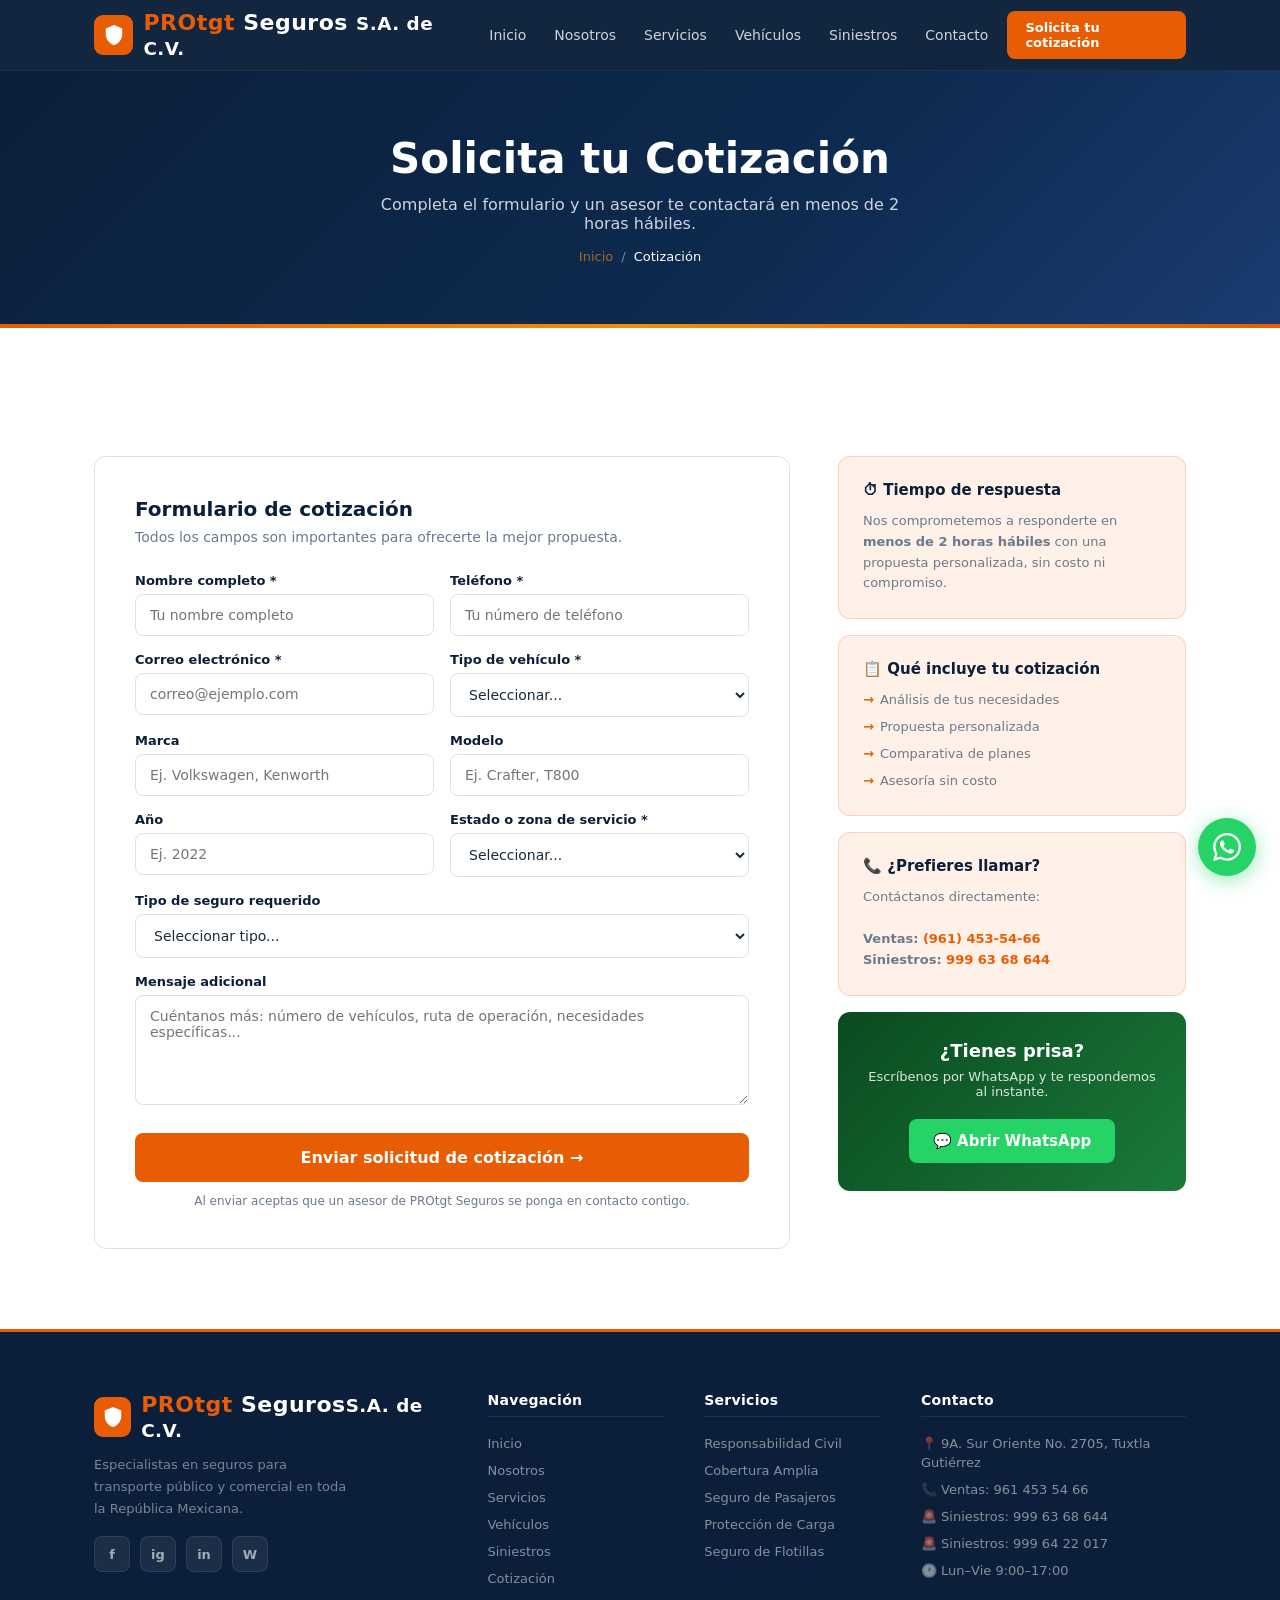
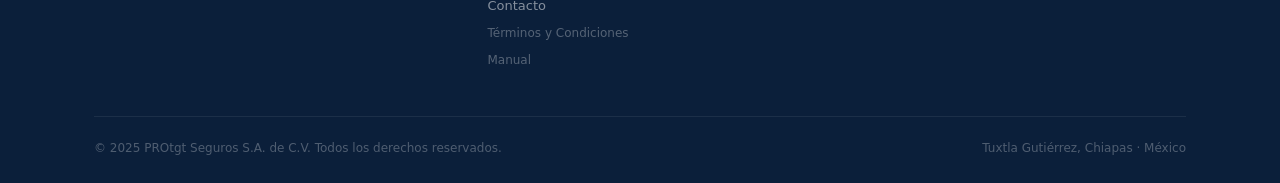
<file: cotizacion.html>
<!DOCTYPE html>
<html lang="es">
<head>
  <meta charset="UTF-8"><meta name="viewport" content="width=device-width, initial-scale=1.0">
  <title>Solicita tu Cotización – PROtgt Seguros S.A. de C.V.</title>
  <link rel="stylesheet" href="css/styles.css">
</head>
<body>
<header id="site-header">
  <div class="header-inner">
    <a class="logo" href="index.html">
      <div class="logo-icon"><svg viewBox="0 0 24 24"><path d="M12 1L3 5v6c0 5.55 3.84 10.74 9 12 5.16-1.26 9-6.45 9-12V5l-9-4z"/></svg></div>
      <div class="logo-text"><span>PROtgt</span> Seguros <small>S.A. de C.V.</small></div>
    </a>
    <nav class="main-nav">
      <a href="index.html">Inicio</a>
      <a href="quienes.html">Nosotros</a>
      <a href="servicios.html">Servicios</a>
      <a href="vehiculos.html">Vehículos</a>
      <a href="siniestros.html">Siniestros</a>
      <a href="contacto.html">Contacto</a>
      <a href="cotizacion.html" class="nav-cta active">Solicita tu cotización</a>
    </nav>
    <button class="hamburger" id="hamburger" onclick="toggleMenu()" aria-label="Menú"><span></span><span></span><span></span></button>
  </div>
  <nav id="mobile-menu">
    <a href="index.html">Inicio</a>
    <a href="quienes.html">Nosotros</a>
    <a href="servicios.html">Servicios</a>
    <a href="vehiculos.html">Vehículos Asegurados</a>
    <a href="siniestros.html">Siniestros</a>
    <a href="contacto.html">Contacto</a>
    <a href="cotizacion.html" class="nav-cta-mobile">Solicita tu cotización</a>
  </nav>
</header>

<main class="page-body">
  <div class="page-header">
    <h1>Solicita tu Cotización</h1>
    <p>Completa el formulario y un asesor te contactará en menos de 2 horas hábiles.</p>
    <div class="breadcrumb"><a href="index.html">Inicio</a><span>/</span><span style="opacity:1">Cotización</span></div>
  </div>

  <section class="section">
    <div class="container">
      <div class="quote-grid">

        <!-- FORMULARIO -->
        <div class="form-card reveal">
          <h3 style="font-size:20px;font-weight:800;color:var(--navy);margin-bottom:8px">Formulario de cotización</h3>
          <p style="font-size:14px;color:var(--gray);margin-bottom:28px">Todos los campos son importantes para ofrecerte la mejor propuesta.</p>

          <!-- ✅ Cambia YOUR_FORM_ID por tu ID de formspree.io -->
          <form action="https://formspree.io/f/mlgpwnea" method="POST" onsubmit="handleQuoteSubmit(event)">
            <input type="hidden" name="_subject" value="Nueva solicitud de cotización – PROtgt Seguros">
            <input type="hidden" name="_next" value="cotizacion.html?enviado=1">

            <div class="form-row">
              <div class="form-group"><label>Nombre completo *</label><input type="text" name="nombre" placeholder="Tu nombre completo" required></div>
              <div class="form-group"><label>Teléfono *</label><input type="tel" name="telefono" placeholder="Tu número de teléfono" required></div>
            </div>
            <div class="form-row">
              <div class="form-group"><label>Correo electrónico *</label><input type="email" name="correo" placeholder="correo@ejemplo.com" required></div>
              <div class="form-group"><label>Tipo de vehículo *</label>
                <select name="tipo_vehiculo" required>
                  <option value="">Seleccionar...</option>
                  <option>Taxi</option>
                  <option>Tráiler / Camión de carga</option>
                  <option>Automóvil</option>
                  <option>Grúa</option>
                  <option>Transporte turístico</option>
                  <option>Urvan / Van de pasajeros</option>
                  <option>Flotilla (2+ vehículos)</option>
                </select>
              </div>
            </div>
            <div class="form-row">
              <div class="form-group"><label>Marca</label><input type="text" name="marca" placeholder="Ej. Volkswagen, Kenworth"></div>
              <div class="form-group"><label>Modelo</label><input type="text" name="modelo" placeholder="Ej. Crafter, T800"></div>
            </div>
            <div class="form-row">
              <div class="form-group"><label>Año</label><input type="number" name="anio" placeholder="Ej. 2022" min="1990" max="2025"></div>
              <div class="form-group"><label>Estado o zona de servicio *</label>
                <select name="estado" required>
                  <option value="">Seleccionar...</option>
                  <option>Ciudad de México</option>
                  <option>Jalisco</option>
                  <option>Nuevo León</option>
                  <option>Estado de México</option>
                  <option>Puebla</option>
                  <option>Veracruz</option>
                  <option>Chiapas</option>
                  <option>Quintana Roo</option>
                  <option>Otro estado</option>
                </select>
              </div>
            </div>
            <div class="form-row">
              <div class="form-group form-full"><label>Tipo de seguro requerido</label>
                <select name="tipo_seguro">
                  <option value="">Seleccionar tipo...</option>
                  <option>Responsabilidad Civil</option>
                  <option>Cobertura Amplia</option>
                  <option>Seguro para Pasajeros</option>
                  <option>Protección de Carga</option>
                  <option>Seguro de Flotilla</option>
                  <option>No sé, necesito asesoría</option>
                </select>
              </div>
            </div>
            <div class="form-group" style="margin-bottom:16px">
              <label>Mensaje adicional</label>
              <textarea name="mensaje" placeholder="Cuéntanos más: número de vehículos, ruta de operación, necesidades específicas..."></textarea>
            </div>
            <button class="form-submit" type="submit" id="btn-cotizar">Enviar solicitud de cotización →</button>
            <p style="font-size:12px;color:var(--gray);margin-top:12px;text-align:center">Al enviar aceptas que un asesor de PROtgt Seguros se ponga en contacto contigo.</p>
          </form>
        </div>

        <!-- SIDEBAR -->
        <div class="quote-sidebar">
          <div class="sidebar-card reveal">
            <h4>⏱ Tiempo de respuesta</h4>
            <p>Nos comprometemos a responderte en <strong>menos de 2 horas hábiles</strong> con una propuesta personalizada, sin costo ni compromiso.</p>
          </div>
          <div class="sidebar-card reveal">
            <h4>📋 Qué incluye tu cotización</h4>
            <ul>
              <li>Análisis de tus necesidades</li>
              <li>Propuesta personalizada</li>
              <li>Comparativa de planes</li>
              <li>Asesoría sin costo</li>
            </ul>
          </div>
          <div class="sidebar-card reveal">
            <h4>📞 ¿Prefieres llamar?</h4>
            <p>Contáctanos directamente:<br><br>
              <strong>Ventas: <a href="tel:9614535466" style="color:var(--accent)">(961) 453-54-66</a></strong><br>
              <strong>Siniestros: <a href="tel:9996368644" style="color:var(--accent)">999 63 68 644</a></strong>
            </p>
          </div>
          <div class="wa-contact-block reveal">
            <h3>¿Tienes prisa?</h3>
            <p>Escríbenos por WhatsApp y te respondemos al instante.</p>
            <a class="btn-wa-inline" href="https://wa.me/529614535466?text=Hola%2C%20me%20gustar%C3%ADa%20solicitar%20una%20cotizaci%C3%B3n." target="_blank" rel="noopener">💬 Abrir WhatsApp</a>
          </div>
        </div>

      </div>
    </div>
  </section>
</main>

<!-- FOOTER -->
<footer id="site-footer">
  <div class="container">
    <div class="footer-grid">
      <div class="footer-brand">
        <a class="logo" href="index.html"><div class="logo-icon"><svg viewBox="0 0 24 24"><path d="M12 1L3 5v6c0 5.55 3.84 10.74 9 12 5.16-1.26 9-6.45 9-12V5l-9-4z"/></svg></div><div class="logo-text"><span>PROtgt</span> Seguros<small>S.A. de C.V.</small></div></a>
        <p>Especialistas en seguros para transporte público y comercial en toda la República Mexicana.</p>
        <div class="footer-social"><a class="social-icon" href="#">f</a><a class="social-icon" href="#">ig</a><a class="social-icon" href="#">in</a><a class="social-icon" href="https://wa.me/529614535466" target="_blank">W</a></div>
      </div>
      <div><h4>Navegación</h4><ul><li><a href="index.html">Inicio</a></li><li><a href="quienes.html">Nosotros</a></li><li><a href="servicios.html">Servicios</a></li><li><a href="vehiculos.html">Vehículos</a></li><li><a href="siniestros.html">Siniestros</a></li><li><a href="cotizacion.html">Cotización</a></li><li><a href="contacto.html">Contacto</a></li><li><a href="terminos.html" style="opacity:.6;font-size:12px">Términos y Condiciones</a></li><li><a href="manual.html" style="opacity:.6;font-size:12px">Manual</a></li></ul></div>
      <div><h4>Servicios</h4><ul><li><a href="servicios.html">Responsabilidad Civil</a></li><li><a href="servicios.html">Cobertura Amplia</a></li><li><a href="servicios.html">Seguro de Pasajeros</a></li><li><a href="servicios.html">Protección de Carga</a></li><li><a href="servicios.html">Seguro de Flotillas</a></li></ul></div>
      <div><h4>Contacto</h4><ul><li><a href="contacto.html">📍 9A. Sur Oriente No. 2705, Tuxtla Gutiérrez</a></li><li><a href="tel:9614535466">📞 Ventas: 961 453 54 66</a></li><li><a href="tel:9996368644">🚨 Siniestros: 999 63 68 644</a></li><li><a href="tel:9996422017">🚨 Siniestros: 999 64 22 017</a></li><li><a href="#">🕐 Lun–Vie 9:00–17:00</a></li></ul></div>
    </div>
    <div class="footer-bottom"><p>© 2025 PROtgt Seguros S.A. de C.V. Todos los derechos reservados.</p><p>Tuxtla Gutiérrez, Chiapas · México</p></div>
  </div>
</footer>

<!-- WHATSAPP -->
<div class="wa-widget">
  <div class="wa-bubble hidden" id="wa-bubble">
    <button class="close-btn" onclick="_closeBubblePermanent()">✕</button>
    <div class="wa-bubble-header">¿Necesitas ayuda?</div>
    <p>Contáctanos por WhatsApp para cotizar tu seguro.</p>
    <a class="wa-bubble-link" href="https://wa.me/529614535466?text=Hola%2C%20me%20gustar%C3%ADa%20solicitar%20informaci%C3%B3n%20sobre%20seguros%20de%20transporte." target="_blank">Abrir WhatsApp</a>
  </div>
  <a class="wa-btn" href="https://wa.me/529614535466?text=Hola%2C%20me%20gustar%C3%ADa%20solicitar%20informaci%C3%B3n%20sobre%20seguros%20de%20transporte." target="_blank">
    <svg viewBox="0 0 24 24"><path d="M17.472 14.382c-.297-.149-1.758-.867-2.03-.967-.273-.099-.471-.148-.67.15-.197.297-.767.966-.94 1.164-.173.199-.347.223-.644.075-.297-.15-1.255-.463-2.39-1.475-.883-.788-1.48-1.761-1.653-2.059-.173-.297-.018-.458.13-.606.134-.133.298-.347.446-.52.149-.174.198-.298.298-.497.099-.198.05-.371-.025-.52-.075-.149-.669-1.612-.916-2.207-.242-.579-.487-.5-.669-.51-.173-.008-.371-.01-.57-.01-.198 0-.52.074-.792.372-.272.297-1.04 1.016-1.04 2.479 0 1.462 1.065 2.875 1.213 3.074.149.198 2.096 3.2 5.077 4.487.709.306 1.262.489 1.694.625.712.227 1.36.195 1.871.118.571-.085 1.758-.719 2.006-1.413.248-.694.248-1.289.173-1.413-.074-.124-.272-.198-.57-.347m-5.421 7.403h-.004a9.87 9.87 0 0 1-5.031-1.378l-.361-.214-3.741.982.998-3.648-.235-.374a9.86 9.86 0 0 1-1.51-5.26c.001-5.45 4.436-9.884 9.888-9.884 2.64 0 5.122 1.03 6.988 2.898a9.825 9.825 0 0 1 2.893 6.994c-.003 5.45-4.437 9.884-9.885 9.884m8.413-18.297A11.815 11.815 0 0 0 12.05 0C5.495 0 .16 5.335.157 11.892c0 2.096.547 4.142 1.588 5.945L.057 24l6.305-1.654a11.882 11.882 0 0 0 5.683 1.448h.005c6.554 0 11.89-5.335 11.893-11.893a11.821 11.821 0 0 0-3.48-8.413Z"/></svg>
  </a>
</div>

<script src="js/script.js"></script>
</body>
</html>
</file>
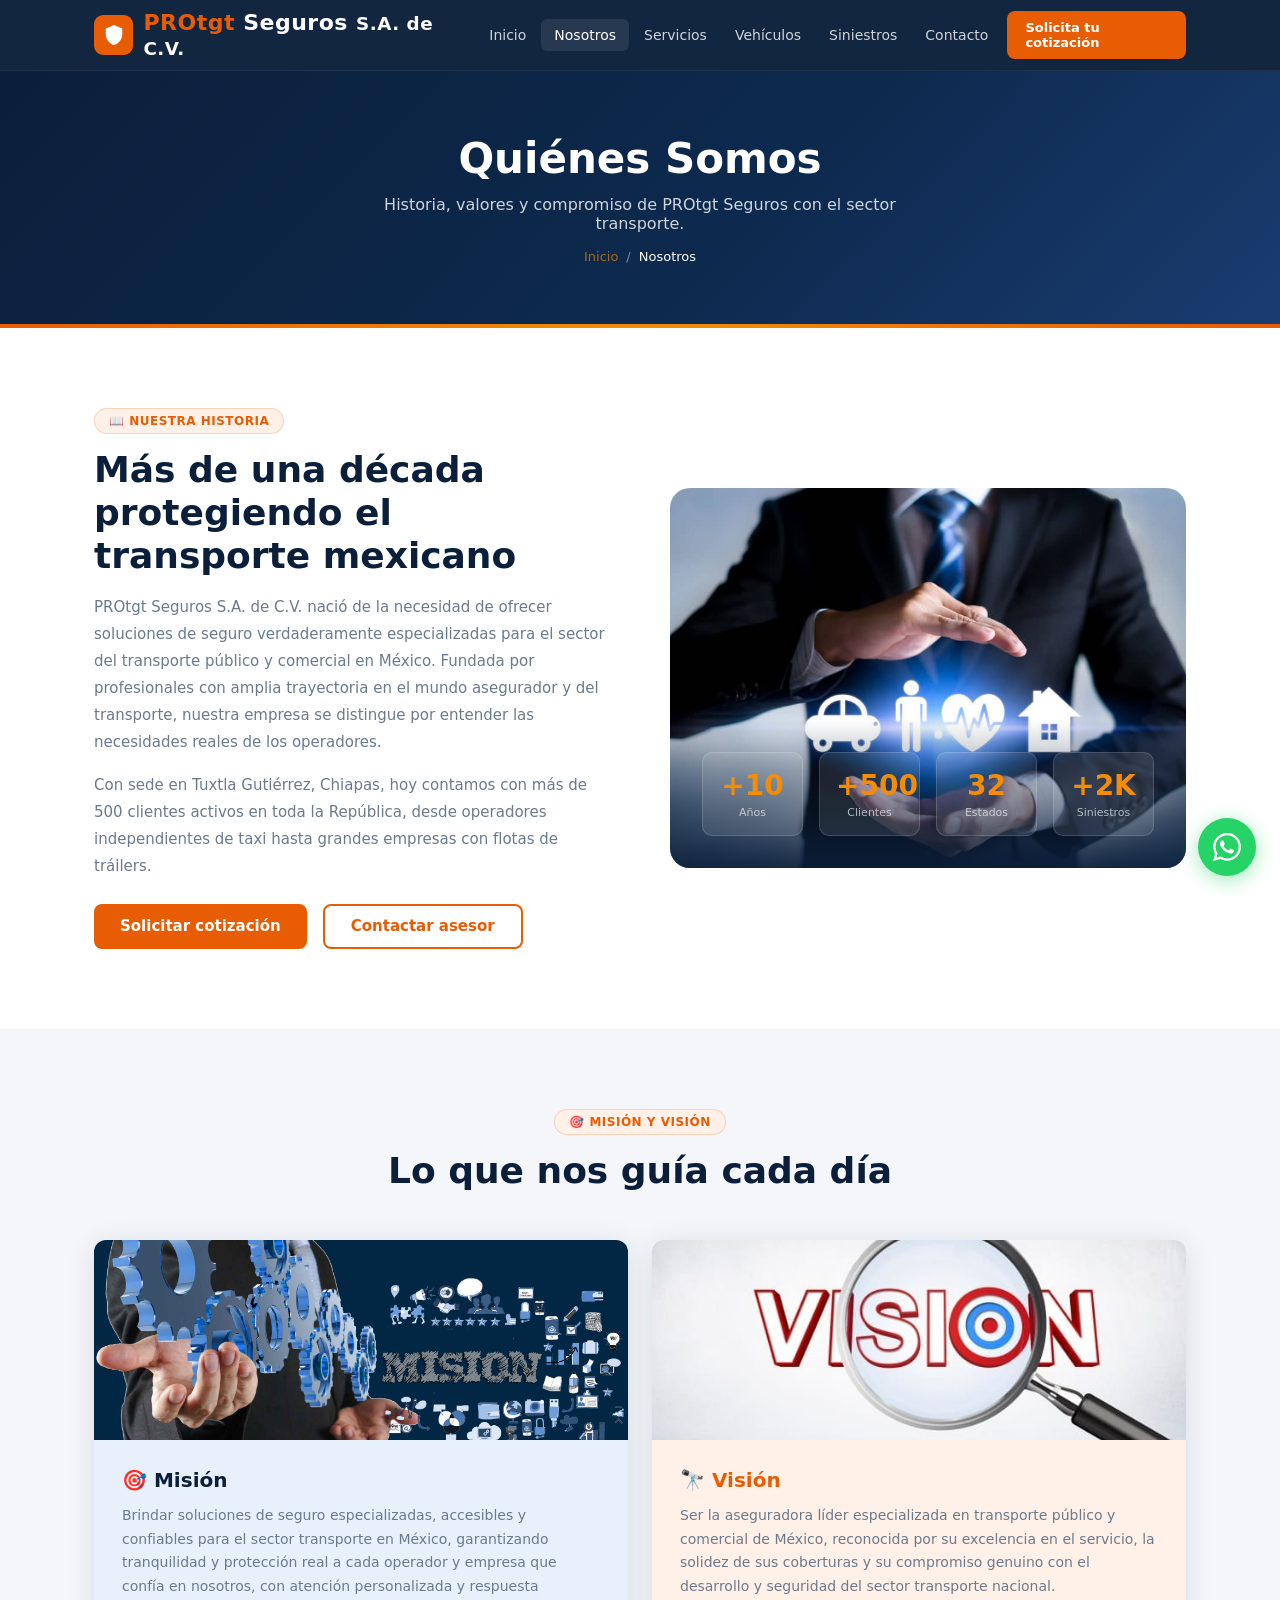
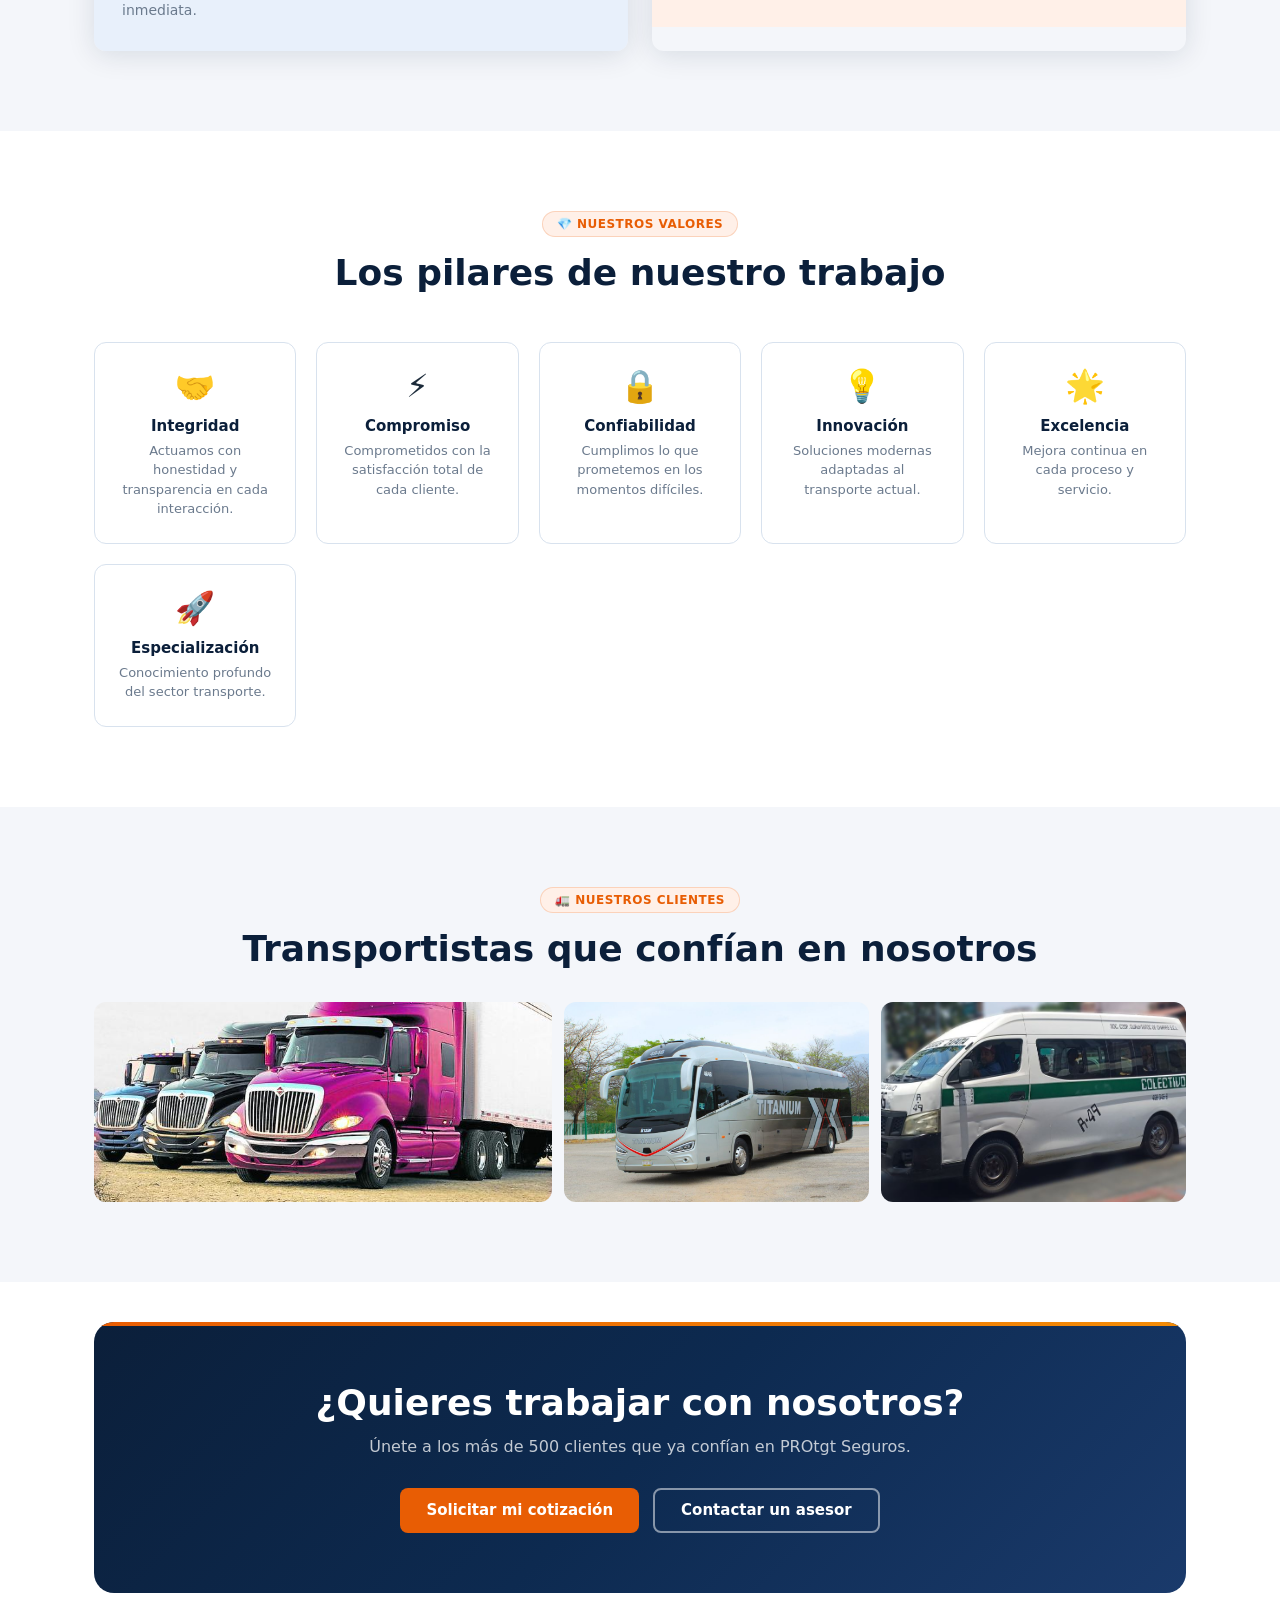
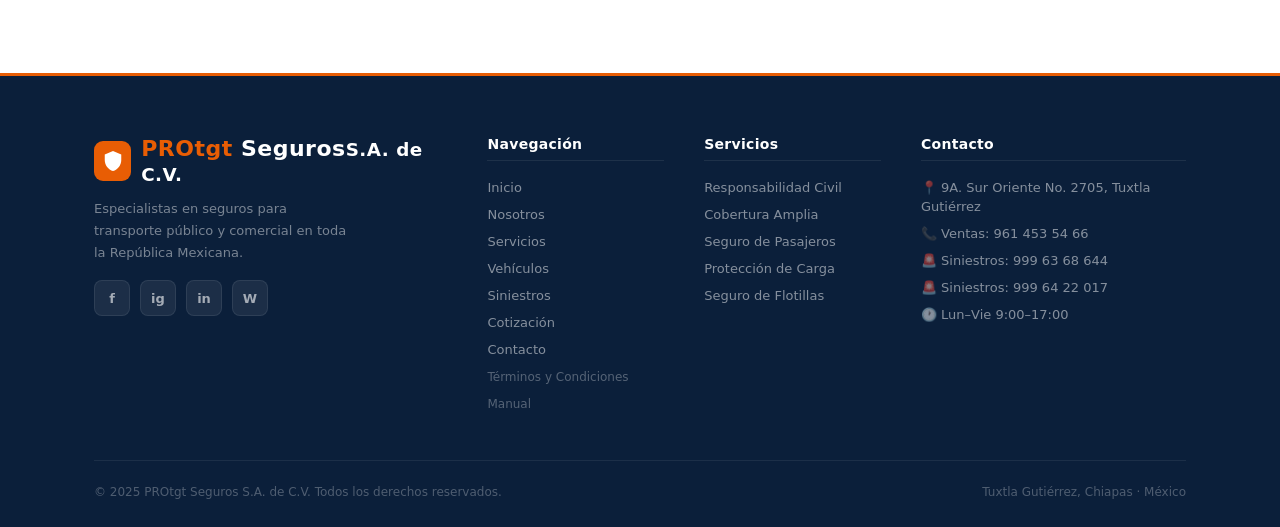
<file: quienes.html>
<!DOCTYPE html>
<html lang="es">
<head>
  <meta charset="UTF-8"><meta name="viewport" content="width=device-width, initial-scale=1.0">
  <title>Quiénes Somos – PROtgt Seguros S.A. de C.V.</title>
  <link rel="stylesheet" href="css/styles.css">
</head>
<body>
<header id="site-header">
  <div class="header-inner">
    <a class="logo" href="index.html">
      <div class="logo-icon"><svg viewBox="0 0 24 24"><path d="M12 1L3 5v6c0 5.55 3.84 10.74 9 12 5.16-1.26 9-6.45 9-12V5l-9-4z"/></svg></div>
      <div><span>PROtgt</span> Seguros <small>S.A. de C.V.</small></div>
    </a>
    <nav class="main-nav">
      <a href="index.html">Inicio</a><a href="quienes.html" class="active">Nosotros</a><a href="servicios.html">Servicios</a><a href="vehiculos.html">Vehículos</a><a href="siniestros.html">Siniestros</a><a href="contacto.html">Contacto</a><a href="cotizacion.html" class="nav-cta">Solicita tu cotización</a>
    </nav>
    <button class="hamburger" id="hamburger" onclick="toggleMenu()"><span></span><span></span><span></span></button>
  </div>
  <nav id="mobile-menu">
    <a href="index.html">Inicio</a><a href="quienes.html">Nosotros</a><a href="servicios.html">Servicios</a><a href="vehiculos.html">Vehículos Asegurados</a><a href="siniestros.html">Siniestros</a><a href="contacto.html">Contacto</a><a href="cotizacion.html" class="nav-cta-mobile">Solicita tu cotización</a>
  </nav>
</header>

<main class="page-body">
  <div class="page-header">
    <h1>Quiénes Somos</h1>
    <p>Historia, valores y compromiso de PROtgt Seguros con el sector transporte.</p>
    <div class="breadcrumb"><a href="index.html">Inicio</a><span>/</span><span style="opacity:1">Nosotros</span></div>
  </div>

  <section class="section">
    <div class="container">
      <div class="why-inner">
        <div class="reveal">
          <div class="section-tag">📖 Nuestra historia</div>
          <h2 class="section-title">Más de una década protegiendo el transporte mexicano</h2>
          <p style="font-size:15px;color:var(--gray);line-height:1.8;margin-top:16px">PROtgt Seguros S.A. de C.V. nació de la necesidad de ofrecer soluciones de seguro verdaderamente especializadas para el sector del transporte público y comercial en México. Fundada por profesionales con amplia trayectoria en el mundo asegurador y del transporte, nuestra empresa se distingue por entender las necesidades reales de los operadores.</p>
          <p style="font-size:15px;color:var(--gray);line-height:1.8;margin-top:16px">Con sede en Tuxtla Gutiérrez, Chiapas, hoy contamos con más de 500 clientes activos en toda la República, desde operadores independientes de taxi hasta grandes empresas con flotas de tráilers.</p>
          <div style="margin-top:24px;display:flex;gap:16px;flex-wrap:wrap">
            <a class="btn btn-primary" href="cotizacion.html">Solicitar cotización</a>
            <a class="btn btn-ghost" href="contacto.html">Contactar asesor</a>
          </div>
        </div>
        <div class="why-visual reveal">
          <img class="why-visual-img" src="images/seguros-manos.jpg" alt="PROtgt Seguros protección integral">
          <div class="why-visual-overlay">
            <div class="stat-row">
              <div class="stat-box"><div class="n">+10</div><div class="l">Años</div></div>
              <div class="stat-box"><div class="n">+500</div><div class="l">Clientes</div></div>
              <div class="stat-box"><div class="n">32</div><div class="l">Estados</div></div>
              <div class="stat-box"><div class="n">+2K</div><div class="l">Siniestros</div></div>
            </div>
          </div>
        </div>
      </div>
    </div>
  </section>

  <section class="section section-alt">
    <div class="container">
      <div class="title-center">
        <div class="section-tag">🎯 Misión y Visión</div>
        <h2 class="section-title">Lo que nos guía cada día</h2>
      </div>
      <div class="mv-grid">
        <div class="mv-card mision mv-card-wrap reveal">
          <img class="mv-card-img" src="images/mision.jpg" alt="Misión PROtgt Seguros">
          <div class="mv-card-body">
            <h3>🎯 Misión</h3>
            <p>Brindar soluciones de seguro especializadas, accesibles y confiables para el sector transporte en México, garantizando tranquilidad y protección real a cada operador y empresa que confía en nosotros, con atención personalizada y respuesta inmediata.</p>
          </div>
        </div>
        <div class="mv-card vision mv-card-wrap reveal">
          <img class="mv-card-img" src="images/vision.jpg" alt="Visión PROtgt Seguros">
          <div class="mv-card-body">
            <h3>🔭 Visión</h3>
            <p>Ser la aseguradora líder especializada en transporte público y comercial de México, reconocida por su excelencia en el servicio, la solidez de sus coberturas y su compromiso genuino con el desarrollo y seguridad del sector transporte nacional.</p>
          </div>
        </div>
      </div>
    </div>
  </section>

  <section class="section">
    <div class="container">
      <div class="title-center">
        <div class="section-tag">💎 Nuestros valores</div>
        <h2 class="section-title">Los pilares de nuestro trabajo</h2>
      </div>
      <div class="values-grid">
        <div class="val-card reveal"><div class="val-icon">🤝</div><h4>Integridad</h4><p>Actuamos con honestidad y transparencia en cada interacción.</p></div>
        <div class="val-card reveal"><div class="val-icon">⚡</div><h4>Compromiso</h4><p>Comprometidos con la satisfacción total de cada cliente.</p></div>
        <div class="val-card reveal"><div class="val-icon">🔒</div><h4>Confiabilidad</h4><p>Cumplimos lo que prometemos en los momentos difíciles.</p></div>
        <div class="val-card reveal"><div class="val-icon">💡</div><h4>Innovación</h4><p>Soluciones modernas adaptadas al transporte actual.</p></div>
        <div class="val-card reveal"><div class="val-icon">🌟</div><h4>Excelencia</h4><p>Mejora continua en cada proceso y servicio.</p></div>
        <div class="val-card reveal"><div class="val-icon">🚀</div><h4>Especialización</h4><p>Conocimiento profundo del sector transporte.</p></div>
      </div>
    </div>
  </section>

  <section class="section section-alt">
    <div class="container">
      <div class="title-center">
        <div class="section-tag">🚛 Nuestros clientes</div>
        <h2 class="section-title">Transportistas que confían en nosotros</h2>
      </div>
      <div class="img-trio reveal">
        <img src="images/trailers.jpg" alt="Flotilla de tráilers" style="border-radius:var(--r)">
        <img src="images/bus.jpg" alt="Autobús turístico" style="border-radius:var(--r)">
        <img src="images/urvan.jpg" alt="Urvan colectivo" style="border-radius:var(--r)">
      </div>
    </div>
  </section>

  <section class="section" style="padding:40px 0 80px">
    <div class="container">
      <div class="cta-banner reveal">
        <h2>¿Quieres trabajar con nosotros?</h2>
        <p>Únete a los más de 500 clientes que ya confían en PROtgt Seguros.</p>
        <div class="cta-btns">
          <a class="btn btn-primary" href="cotizacion.html">Solicitar mi cotización</a>
          <a class="btn btn-outline" href="contacto.html">Contactar un asesor</a>
        </div>
      </div>
    </div>
  </section>
</main>

<footer id="site-footer">
  <div class="container">
    <div class="footer-grid">
      <div class="footer-brand">
        <a class="logo" href="index.html"><div class="logo-icon"><svg viewBox="0 0 24 24"><path d="M12 1L3 5v6c0 5.55 3.84 10.74 9 12 5.16-1.26 9-6.45 9-12V5l-9-4z"/></svg></div><div><span>PROtgt</span> Seguros<small>S.A. de C.V.</small></div></a>
        <p>Especialistas en seguros para transporte público y comercial en toda la República Mexicana.</p>
        <div class="footer-social"><a class="social-icon" href="#">f</a><a class="social-icon" href="#">ig</a><a class="social-icon" href="#">in</a><a class="social-icon" href="https://wa.me/529614535466" target="_blank">W</a></div>
      </div>
      <div><h4>Navegación</h4><ul><li><a href="index.html">Inicio</a></li><li><a href="quienes.html">Nosotros</a></li><li><a href="servicios.html">Servicios</a></li><li><a href="vehiculos.html">Vehículos</a></li><li><a href="siniestros.html">Siniestros</a></li><li><a href="cotizacion.html">Cotización</a></li><li><a href="contacto.html">Contacto</a></li><li><a href="terminos.html" style="opacity:.6;font-size:12px">Términos y Condiciones</a></li><li><a href="manual.html" style="opacity:.6;font-size:12px">Manual</a></li></ul></div>
      <div><h4>Servicios</h4><ul><li><a href="servicios.html">Responsabilidad Civil</a></li><li><a href="servicios.html">Cobertura Amplia</a></li><li><a href="servicios.html">Seguro de Pasajeros</a></li><li><a href="servicios.html">Protección de Carga</a></li><li><a href="servicios.html">Seguro de Flotillas</a></li></ul></div>
      <div><h4>Contacto</h4><ul><li><a href="contacto.html">📍 9A. Sur Oriente No. 2705, Tuxtla Gutiérrez</a></li><li><a href="tel:9614535466">📞 Ventas: 961 453 54 66</a></li><li><a href="tel:9996368644">🚨 Siniestros: 999 63 68 644</a></li><li><a href="tel:9996422017">🚨 Siniestros: 999 64 22 017</a></li><li><a href="#">🕐 Lun–Vie 9:00–17:00</a></li></ul></div>
    </div>
    <div class="footer-bottom"><p>© 2025 PROtgt Seguros S.A. de C.V. Todos los derechos reservados.</p><p>Tuxtla Gutiérrez, Chiapas · México</p></div>
  </div>
</footer>
<div class="wa-widget"><div class="wa-bubble hidden" id="wa-bubble"><button class="close-btn" onclick="_closeBubblePermanent()">✕</button><div class="wa-bubble-header">¿Necesitas ayuda?</div><p>Contáctanos por WhatsApp para cotizar tu seguro.</p><a class="wa-bubble-link" href="https://wa.me/529614535466?text=Hola%2C%20me%20gustar%C3%ADa%20solicitar%20informaci%C3%B3n%20sobre%20seguros%20de%20transporte." target="_blank">Abrir WhatsApp</a></div><a class="wa-btn" href="https://wa.me/529614535466?text=Hola%2C%20me%20gustar%C3%ADa%20solicitar%20informaci%C3%B3n%20sobre%20seguros%20de%20transporte." target="_blank"><svg viewBox="0 0 24 24"><path d="M17.472 14.382c-.297-.149-1.758-.867-2.03-.967-.273-.099-.471-.148-.67.15-.197.297-.767.966-.94 1.164-.173.199-.347.223-.644.075-.297-.15-1.255-.463-2.39-1.475-.883-.788-1.48-1.761-1.653-2.059-.173-.297-.018-.458.13-.606.134-.133.298-.347.446-.52.149-.174.198-.298.298-.497.099-.198.05-.371-.025-.52-.075-.149-.669-1.612-.916-2.207-.242-.579-.487-.5-.669-.51-.173-.008-.371-.01-.57-.01-.198 0-.52.074-.792.372-.272.297-1.04 1.016-1.04 2.479 0 1.462 1.065 2.875 1.213 3.074.149.198 2.096 3.2 5.077 4.487.709.306 1.262.489 1.694.625.712.227 1.36.195 1.871.118.571-.085 1.758-.719 2.006-1.413.248-.694.248-1.289.173-1.413-.074-.124-.272-.198-.57-.347m-5.421 7.403h-.004a9.87 9.87 0 0 1-5.031-1.378l-.361-.214-3.741.982.998-3.648-.235-.374a9.86 9.86 0 0 1-1.51-5.26c.001-5.45 4.436-9.884 9.888-9.884 2.64 0 5.122 1.03 6.988 2.898a9.825 9.825 0 0 1 2.893 6.994c-.003 5.45-4.437 9.884-9.885 9.884m8.413-18.297A11.815 11.815 0 0 0 12.05 0C5.495 0 .16 5.335.157 11.892c0 2.096.547 4.142 1.588 5.945L.057 24l6.305-1.654a11.882 11.882 0 0 0 5.683 1.448h.005c6.554 0 11.89-5.335 11.893-11.893a11.821 11.821 0 0 0-3.48-8.413Z"/></svg></a></div>
<script src="js/script.js"></script>
</body></html>
</file>
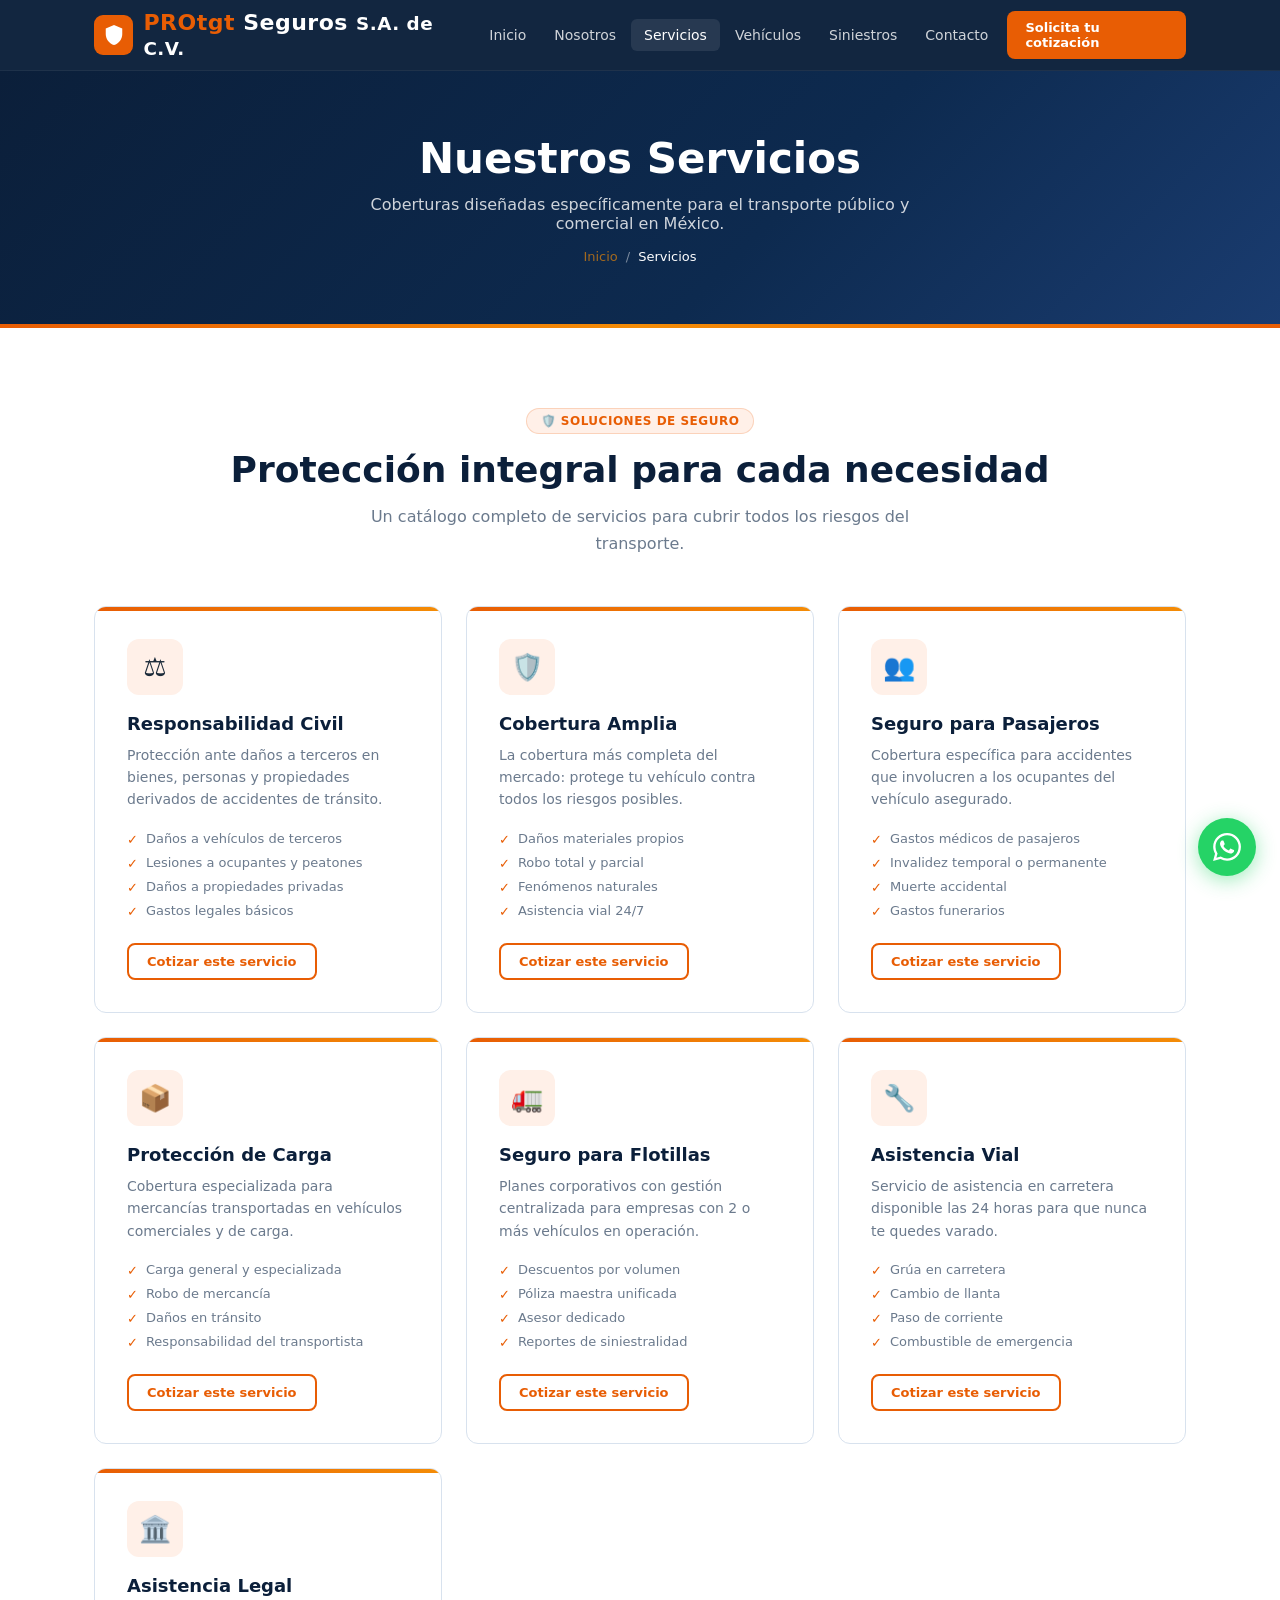
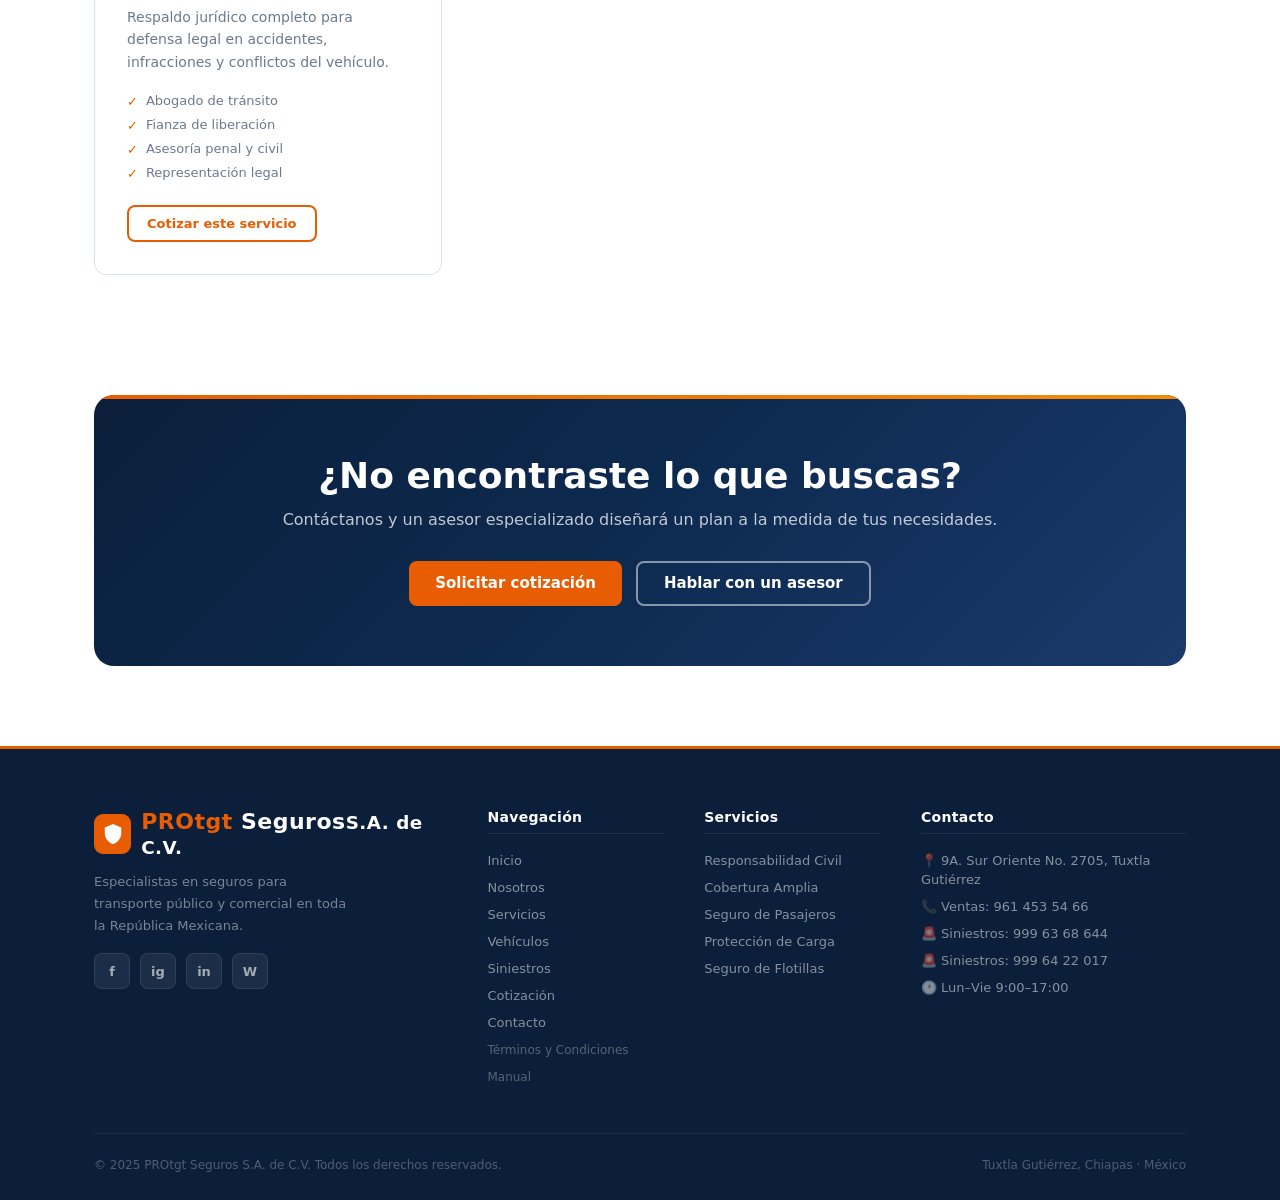
<file: servicios.html>
<!DOCTYPE html>
<html lang="es">
<head>
  <meta charset="UTF-8"><meta name="viewport" content="width=device-width, initial-scale=1.0">
  <title>Servicios – PROtgt Seguros S.A. de C.V.</title>
  <link rel="stylesheet" href="css/styles.css">
</head>
<body>
<header id="site-header">
  <div class="header-inner">
    <a class="logo" href="index.html">
      <div class="logo-icon"><svg viewBox="0 0 24 24"><path d="M12 1L3 5v6c0 5.55 3.84 10.74 9 12 5.16-1.26 9-6.45 9-12V5l-9-4z"/></svg></div>
      <div><span>PROtgt</span> Seguros <small>S.A. de C.V.</small></div>
    </a>
    <nav class="main-nav">
      <a href="index.html">Inicio</a><a href="quienes.html">Nosotros</a><a href="servicios.html" class="active">Servicios</a><a href="vehiculos.html">Vehículos</a><a href="siniestros.html">Siniestros</a><a href="contacto.html">Contacto</a><a href="cotizacion.html" class="nav-cta">Solicita tu cotización</a>
    </nav>
    <button class="hamburger" id="hamburger" onclick="toggleMenu()"><span></span><span></span><span></span></button>
  </div>
  <nav id="mobile-menu">
    <a href="index.html">Inicio</a><a href="quienes.html">Nosotros</a><a href="servicios.html">Servicios</a><a href="vehiculos.html">Vehículos Asegurados</a><a href="siniestros.html">Siniestros</a><a href="contacto.html">Contacto</a><a href="cotizacion.html" class="nav-cta-mobile">Solicita tu cotización</a>
  </nav>
</header>

<main class="page-body">
  <div class="page-header">
    <h1>Nuestros Servicios</h1>
    <p>Coberturas diseñadas específicamente para el transporte público y comercial en México.</p>
    <div class="breadcrumb"><a href="index.html">Inicio</a><span>/</span><span style="opacity:1">Servicios</span></div>
  </div>

  <section class="section">
    <div class="container">
      <div class="title-center">
        <div class="section-tag">🛡️ Soluciones de seguro</div>
        <h2 class="section-title">Protección integral para cada necesidad</h2>
        <p class="section-sub">Un catálogo completo de servicios para cubrir todos los riesgos del transporte.</p>
      </div>
      <div class="services-grid">
        <div class="svc-card reveal"><div class="svc-icon">⚖️</div><h3>Responsabilidad Civil</h3><p>Protección ante daños a terceros en bienes, personas y propiedades derivados de accidentes de tránsito.</p><ul class="svc-benefits"><li>Daños a vehículos de terceros</li><li>Lesiones a ocupantes y peatones</li><li>Daños a propiedades privadas</li><li>Gastos legales básicos</li></ul><a class="btn btn-ghost" style="font-size:13px;padding:10px 18px" href="cotizacion.html">Cotizar este servicio</a></div>
        <div class="svc-card reveal"><div class="svc-icon">🛡️</div><h3>Cobertura Amplia</h3><p>La cobertura más completa del mercado: protege tu vehículo contra todos los riesgos posibles.</p><ul class="svc-benefits"><li>Daños materiales propios</li><li>Robo total y parcial</li><li>Fenómenos naturales</li><li>Asistencia vial 24/7</li></ul><a class="btn btn-ghost" style="font-size:13px;padding:10px 18px" href="cotizacion.html">Cotizar este servicio</a></div>
        <div class="svc-card reveal"><div class="svc-icon">👥</div><h3>Seguro para Pasajeros</h3><p>Cobertura específica para accidentes que involucren a los ocupantes del vehículo asegurado.</p><ul class="svc-benefits"><li>Gastos médicos de pasajeros</li><li>Invalidez temporal o permanente</li><li>Muerte accidental</li><li>Gastos funerarios</li></ul><a class="btn btn-ghost" style="font-size:13px;padding:10px 18px" href="cotizacion.html">Cotizar este servicio</a></div>
        <div class="svc-card reveal"><div class="svc-icon">📦</div><h3>Protección de Carga</h3><p>Cobertura especializada para mercancías transportadas en vehículos comerciales y de carga.</p><ul class="svc-benefits"><li>Carga general y especializada</li><li>Robo de mercancía</li><li>Daños en tránsito</li><li>Responsabilidad del transportista</li></ul><a class="btn btn-ghost" style="font-size:13px;padding:10px 18px" href="cotizacion.html">Cotizar este servicio</a></div>
        <div class="svc-card reveal"><div class="svc-icon">🚛</div><h3>Seguro para Flotillas</h3><p>Planes corporativos con gestión centralizada para empresas con 2 o más vehículos en operación.</p><ul class="svc-benefits"><li>Descuentos por volumen</li><li>Póliza maestra unificada</li><li>Asesor dedicado</li><li>Reportes de siniestralidad</li></ul><a class="btn btn-ghost" style="font-size:13px;padding:10px 18px" href="cotizacion.html">Cotizar este servicio</a></div>
        <div class="svc-card reveal"><div class="svc-icon">🔧</div><h3>Asistencia Vial</h3><p>Servicio de asistencia en carretera disponible las 24 horas para que nunca te quedes varado.</p><ul class="svc-benefits"><li>Grúa en carretera</li><li>Cambio de llanta</li><li>Paso de corriente</li><li>Combustible de emergencia</li></ul><a class="btn btn-ghost" style="font-size:13px;padding:10px 18px" href="cotizacion.html">Cotizar este servicio</a></div>
        <div class="svc-card reveal"><div class="svc-icon">🏛️</div><h3>Asistencia Legal</h3><p>Respaldo jurídico completo para defensa legal en accidentes, infracciones y conflictos del vehículo.</p><ul class="svc-benefits"><li>Abogado de tránsito</li><li>Fianza de liberación</li><li>Asesoría penal y civil</li><li>Representación legal</li></ul><a class="btn btn-ghost" style="font-size:13px;padding:10px 18px" href="cotizacion.html">Cotizar este servicio</a></div>
      </div>
    </div>
  </section>

  <section class="section" style="padding:40px 0 80px">
    <div class="container">
      <div class="cta-banner reveal">
        <h2>¿No encontraste lo que buscas?</h2>
        <p>Contáctanos y un asesor especializado diseñará un plan a la medida de tus necesidades.</p>
        <div class="cta-btns"><a class="btn btn-primary" href="cotizacion.html">Solicitar cotización</a><a class="btn btn-outline" href="contacto.html">Hablar con un asesor</a></div>
      </div>
    </div>
  </section>
</main>

<footer id="site-footer">
  <div class="container">
    <div class="footer-grid">
      <div class="footer-brand"><a class="logo" href="index.html"><div class="logo-icon"><svg viewBox="0 0 24 24"><path d="M12 1L3 5v6c0 5.55 3.84 10.74 9 12 5.16-1.26 9-6.45 9-12V5l-9-4z"/></svg></div><div><span>PROtgt</span> Seguros<small>S.A. de C.V.</small></div></a><p>Especialistas en seguros para transporte público y comercial en toda la República Mexicana.</p><div class="footer-social"><a class="social-icon" href="#">f</a><a class="social-icon" href="#">ig</a><a class="social-icon" href="#">in</a><a class="social-icon" href="https://wa.me/529614535466" target="_blank">W</a></div></div>
      <div><h4>Navegación</h4><ul><li><a href="index.html">Inicio</a></li><li><a href="quienes.html">Nosotros</a></li><li><a href="servicios.html">Servicios</a></li><li><a href="vehiculos.html">Vehículos</a></li><li><a href="siniestros.html">Siniestros</a></li><li><a href="cotizacion.html">Cotización</a></li><li><a href="contacto.html">Contacto</a></li><li><a href="terminos.html" style="opacity:.6;font-size:12px">Términos y Condiciones</a></li><li><a href="manual.html" style="opacity:.6;font-size:12px">Manual</a></li></ul></div>
      <div><h4>Servicios</h4><ul><li><a href="servicios.html">Responsabilidad Civil</a></li><li><a href="servicios.html">Cobertura Amplia</a></li><li><a href="servicios.html">Seguro de Pasajeros</a></li><li><a href="servicios.html">Protección de Carga</a></li><li><a href="servicios.html">Seguro de Flotillas</a></li></ul></div>
      <div><h4>Contacto</h4><ul><li><a href="contacto.html">📍 9A. Sur Oriente No. 2705, Tuxtla Gutiérrez</a></li><li><a href="tel:9614535466">📞 Ventas: 961 453 54 66</a></li><li><a href="tel:9996368644">🚨 Siniestros: 999 63 68 644</a></li><li><a href="tel:9996422017">🚨 Siniestros: 999 64 22 017</a></li><li><a href="#">🕐 Lun–Vie 9:00–17:00</a></li></ul></div>
    </div>
    <div class="footer-bottom"><p>© 2025 PROtgt Seguros S.A. de C.V. Todos los derechos reservados.</p><p>Tuxtla Gutiérrez, Chiapas · México</p></div>
  </div>
</footer>
<div class="wa-widget"><div class="wa-bubble hidden" id="wa-bubble"><button class="close-btn" onclick="_closeBubblePermanent()">✕</button><div class="wa-bubble-header">¿Necesitas ayuda?</div><p>Contáctanos por WhatsApp para cotizar tu seguro.</p><a class="wa-bubble-link" href="https://wa.me/529614535466?text=Hola%2C%20me%20gustar%C3%ADa%20solicitar%20informaci%C3%B3n%20sobre%20seguros%20de%20transporte." target="_blank">Abrir WhatsApp</a></div><a class="wa-btn" href="https://wa.me/529614535466?text=Hola%2C%20me%20gustar%C3%ADa%20solicitar%20informaci%C3%B3n%20sobre%20seguros%20de%20transporte." target="_blank"><svg viewBox="0 0 24 24"><path d="M17.472 14.382c-.297-.149-1.758-.867-2.03-.967-.273-.099-.471-.148-.67.15-.197.297-.767.966-.94 1.164-.173.199-.347.223-.644.075-.297-.15-1.255-.463-2.39-1.475-.883-.788-1.48-1.761-1.653-2.059-.173-.297-.018-.458.13-.606.134-.133.298-.347.446-.52.149-.174.198-.298.298-.497.099-.198.05-.371-.025-.52-.075-.149-.669-1.612-.916-2.207-.242-.579-.487-.5-.669-.51-.173-.008-.371-.01-.57-.01-.198 0-.52.074-.792.372-.272.297-1.04 1.016-1.04 2.479 0 1.462 1.065 2.875 1.213 3.074.149.198 2.096 3.2 5.077 4.487.709.306 1.262.489 1.694.625.712.227 1.36.195 1.871.118.571-.085 1.758-.719 2.006-1.413.248-.694.248-1.289.173-1.413-.074-.124-.272-.198-.57-.347m-5.421 7.403h-.004a9.87 9.87 0 0 1-5.031-1.378l-.361-.214-3.741.982.998-3.648-.235-.374a9.86 9.86 0 0 1-1.51-5.26c.001-5.45 4.436-9.884 9.888-9.884 2.64 0 5.122 1.03 6.988 2.898a9.825 9.825 0 0 1 2.893 6.994c-.003 5.45-4.437 9.884-9.885 9.884m8.413-18.297A11.815 11.815 0 0 0 12.05 0C5.495 0 .16 5.335.157 11.892c0 2.096.547 4.142 1.588 5.945L.057 24l6.305-1.654a11.882 11.882 0 0 0 5.683 1.448h.005c6.554 0 11.89-5.335 11.893-11.893a11.821 11.821 0 0 0-3.48-8.413Z"/></svg></a></div>
<script src="js/script.js"></script>
</body></html>
</file>
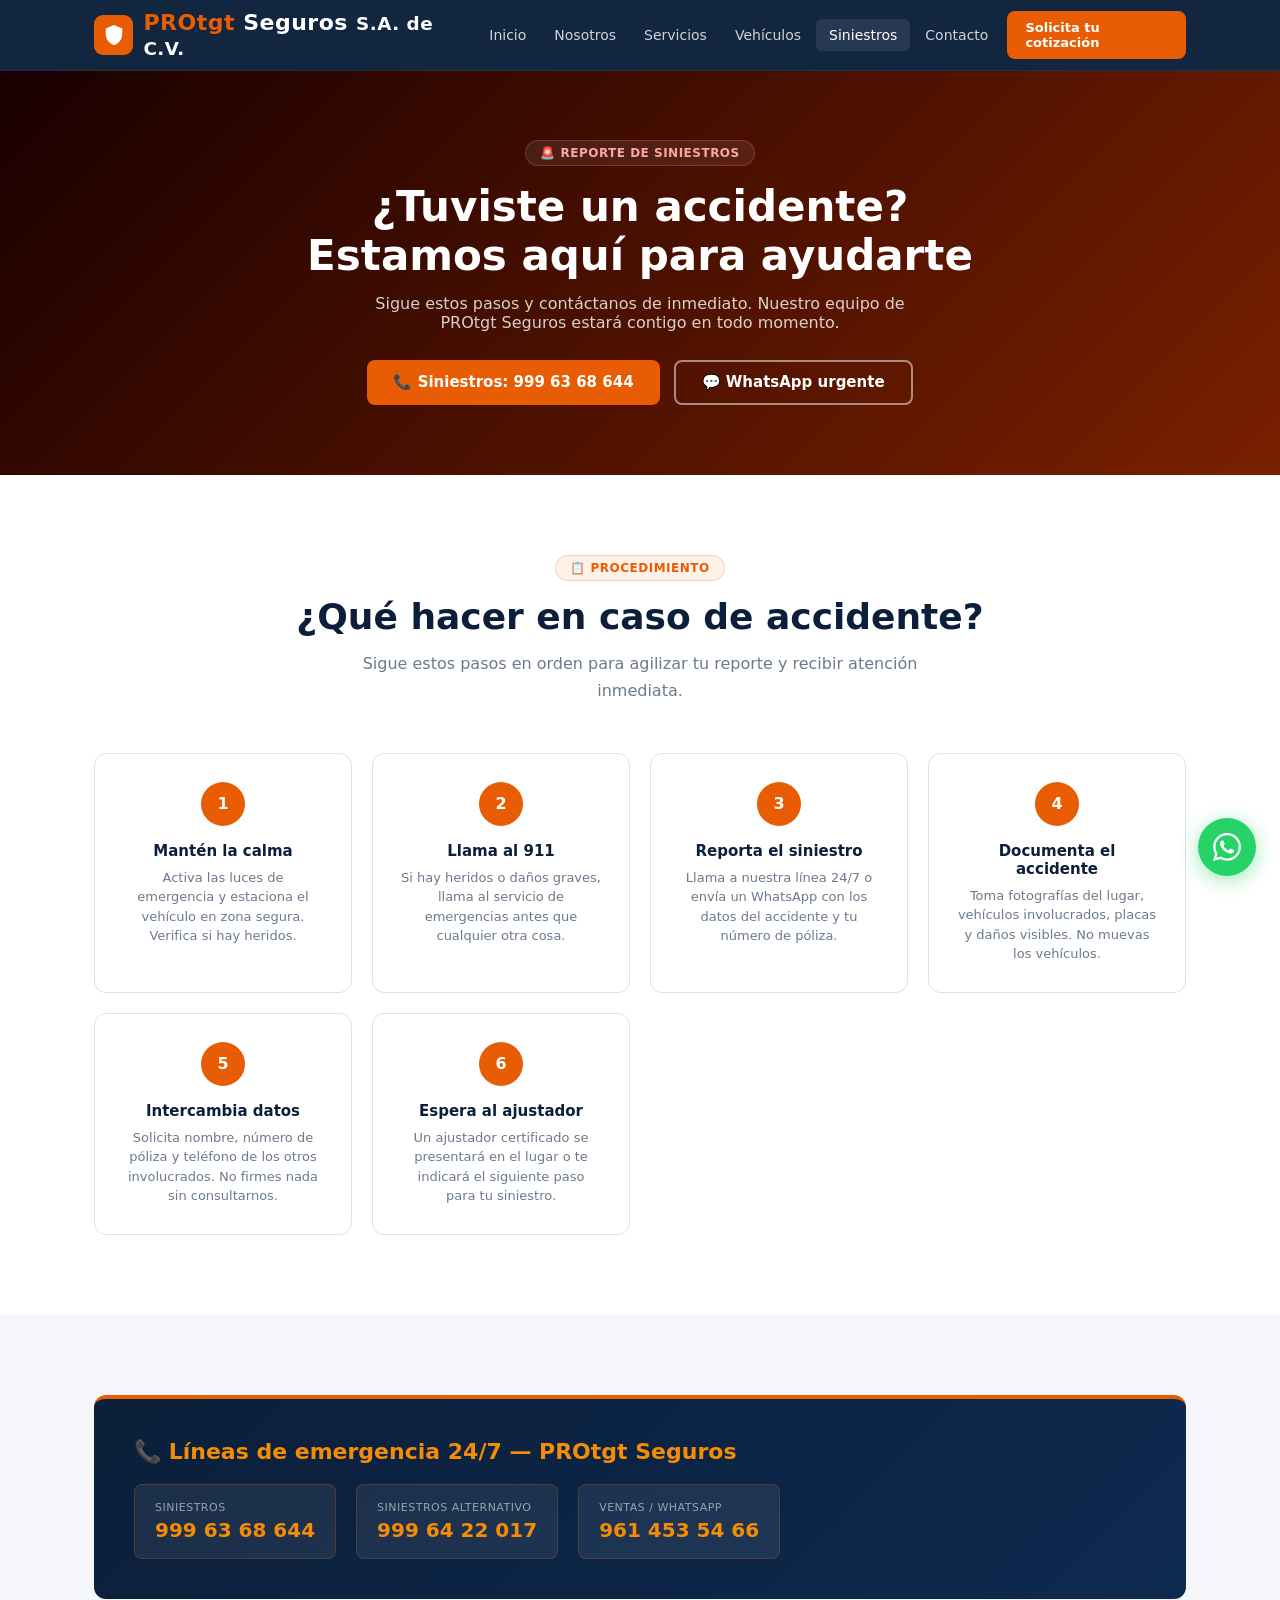
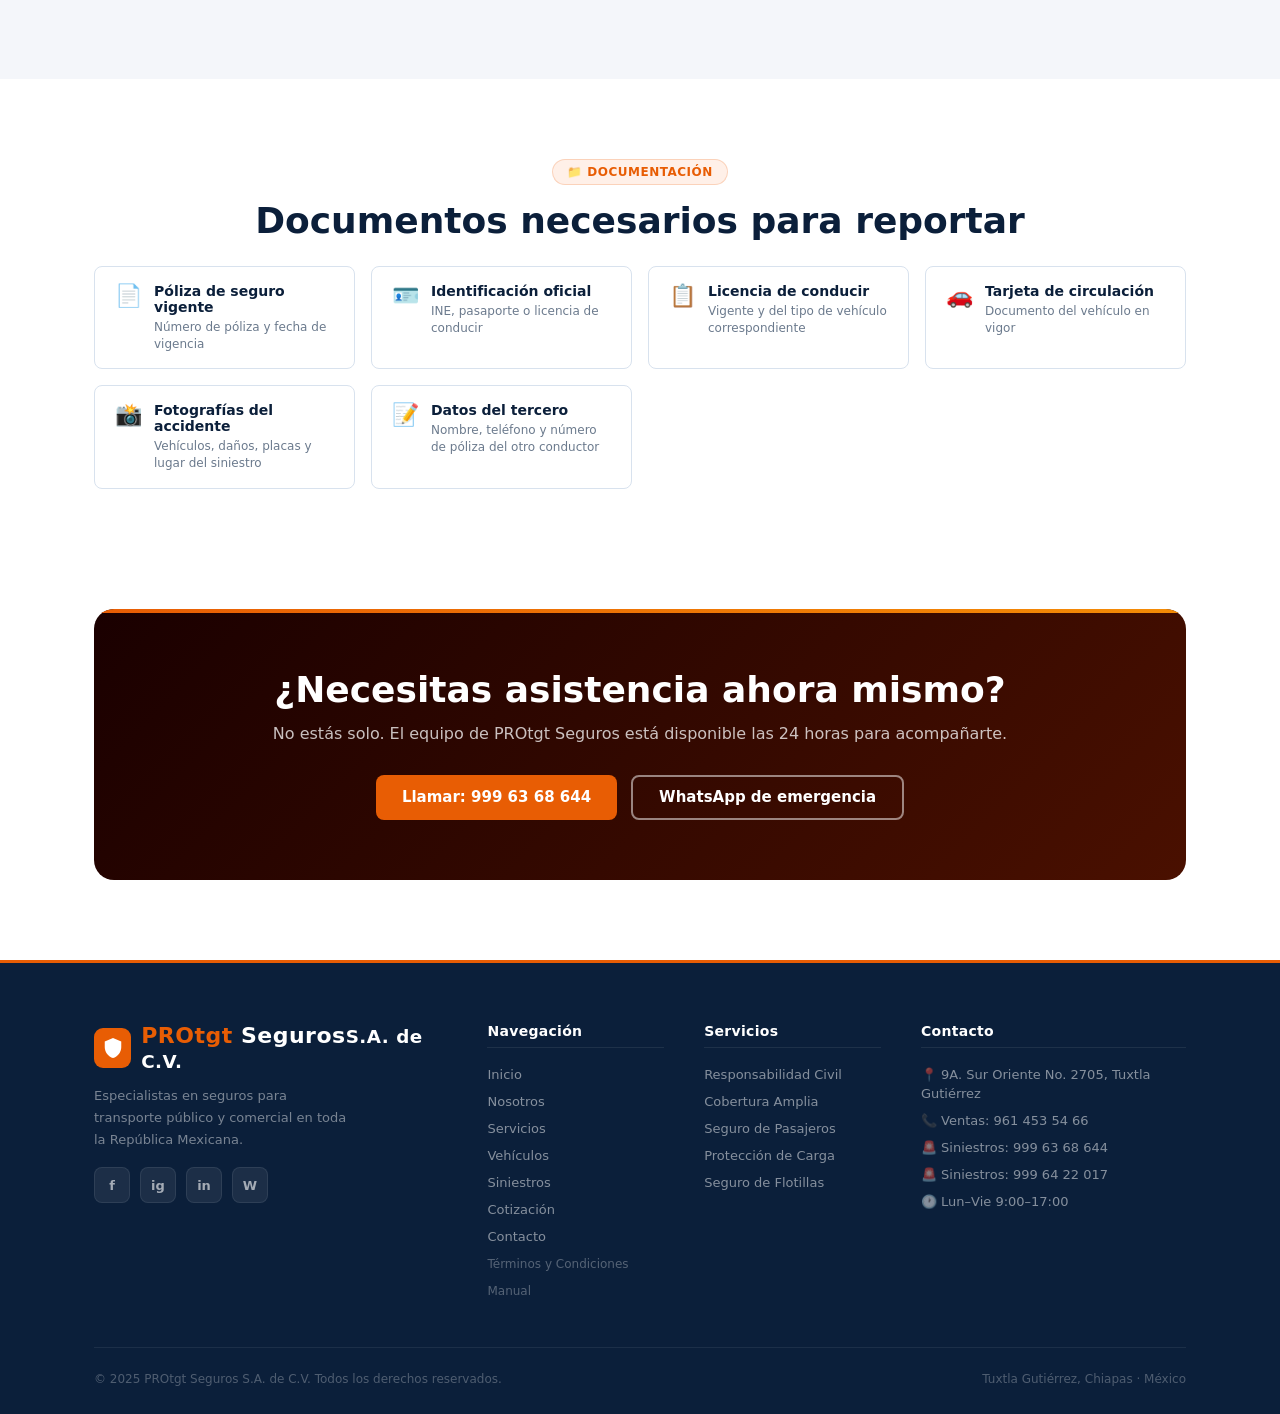
<file: siniestros.html>
<!DOCTYPE html>
<html lang="es">
<head>
  <meta charset="UTF-8"><meta name="viewport" content="width=device-width, initial-scale=1.0">
  <title>Siniestros – PROtgt Seguros S.A. de C.V.</title>
  <link rel="stylesheet" href="css/styles.css">
</head>
<body>
<header id="site-header">
  <div class="header-inner">
    <a class="logo" href="index.html">
      <div class="logo-icon"><svg viewBox="0 0 24 24"><path d="M12 1L3 5v6c0 5.55 3.84 10.74 9 12 5.16-1.26 9-6.45 9-12V5l-9-4z"/></svg></div>
      <div><span>PROtgt</span> Seguros <small>S.A. de C.V.</small></div>
    </a>
    <nav class="main-nav">
      <a href="index.html">Inicio</a><a href="quienes.html">Nosotros</a><a href="servicios.html">Servicios</a><a href="vehiculos.html">Vehículos</a><a href="siniestros.html" class="active">Siniestros</a><a href="contacto.html">Contacto</a><a href="cotizacion.html" class="nav-cta">Solicita tu cotización</a>
    </nav>
    <button class="hamburger" id="hamburger" onclick="toggleMenu()"><span></span><span></span><span></span></button>
  </div>
  <nav id="mobile-menu">
    <a href="index.html">Inicio</a><a href="quienes.html">Nosotros</a><a href="servicios.html">Servicios</a><a href="vehiculos.html">Vehículos Asegurados</a><a href="siniestros.html">Siniestros</a><a href="contacto.html">Contacto</a><a href="cotizacion.html" class="nav-cta-mobile">Solicita tu cotización</a>
  </nav>
</header>

<main class="page-body">
  <div class="claims-hero">
    <div class="container">
      <div class="section-tag" style="color:#fca5a5;background:rgba(255,255,255,.08);border-color:rgba(255,100,100,.3);margin-bottom:16px">🚨 Reporte de Siniestros</div>
      <h1 style="font-size:clamp(26px,3.5vw,42px);font-weight:800;margin-bottom:14px">¿Tuviste un accidente?<br>Estamos aquí para ayudarte</h1>
      <p style="font-size:16px;opacity:.8;max-width:560px;margin:0 auto 28px">Sigue estos pasos y contáctanos de inmediato. Nuestro equipo de PROtgt Seguros estará contigo en todo momento.</p>
      <div style="display:flex;gap:14px;justify-content:center;flex-wrap:wrap">
        <a class="btn btn-primary" href="tel:9996368644">📞 Siniestros: 999 63 68 644</a>
        <a class="btn btn-outline" href="https://wa.me/529614535466?text=Tuve%20un%20siniestro%20y%20necesito%20asistencia%20urgente." target="_blank" rel="noopener">💬 WhatsApp urgente</a>
      </div>
    </div>
  </div>

  <section class="section">
    <div class="container">
      <div class="title-center">
        <div class="section-tag">📋 Procedimiento</div>
        <h2 class="section-title">¿Qué hacer en caso de accidente?</h2>
        <p class="section-sub">Sigue estos pasos en orden para agilizar tu reporte y recibir atención inmediata.</p>
      </div>
      <div class="steps-grid">
        <div class="step-card reveal"><div class="step-num">1</div><h3>Mantén la calma</h3><p>Activa las luces de emergencia y estaciona el vehículo en zona segura. Verifica si hay heridos.</p></div>
        <div class="step-card reveal"><div class="step-num">2</div><h3>Llama al 911</h3><p>Si hay heridos o daños graves, llama al servicio de emergencias antes que cualquier otra cosa.</p></div>
        <div class="step-card reveal"><div class="step-num">3</div><h3>Reporta el siniestro</h3><p>Llama a nuestra línea 24/7 o envía un WhatsApp con los datos del accidente y tu número de póliza.</p></div>
        <div class="step-card reveal"><div class="step-num">4</div><h3>Documenta el accidente</h3><p>Toma fotografías del lugar, vehículos involucrados, placas y daños visibles. No muevas los vehículos.</p></div>
        <div class="step-card reveal"><div class="step-num">5</div><h3>Intercambia datos</h3><p>Solicita nombre, número de póliza y teléfono de los otros involucrados. No firmes nada sin consultarnos.</p></div>
        <div class="step-card reveal"><div class="step-num">6</div><h3>Espera al ajustador</h3><p>Un ajustador certificado se presentará en el lugar o te indicará el siguiente paso para tu siniestro.</p></div>
      </div>
    </div>
  </section>

  <section class="section section-alt">
    <div class="container">
      <div class="emergency-box reveal">
        <h3>📞 Líneas de emergencia 24/7 — PROtgt Seguros</h3>
        <div class="phone-list">
          <div class="phone-item"><div class="label">Siniestros</div><div class="number">999 63 68 644</div></div>
          <div class="phone-item"><div class="label">Siniestros alternativo</div><div class="number">999 64 22 017</div></div>
          <div class="phone-item"><div class="label">Ventas / WhatsApp</div><div class="number">961 453 54 66</div></div>
        </div>
      </div>
    </div>
  </section>

  <section class="section">
    <div class="container">
      <div class="title-center">
        <div class="section-tag">📁 Documentación</div>
        <h2 class="section-title">Documentos necesarios para reportar</h2>
      </div>
      <div class="docs-list">
        <div class="doc-item reveal"><div class="di">📄</div><div><h4>Póliza de seguro vigente</h4><p>Número de póliza y fecha de vigencia</p></div></div>
        <div class="doc-item reveal"><div class="di">🪪</div><div><h4>Identificación oficial</h4><p>INE, pasaporte o licencia de conducir</p></div></div>
        <div class="doc-item reveal"><div class="di">📋</div><div><h4>Licencia de conducir</h4><p>Vigente y del tipo de vehículo correspondiente</p></div></div>
        <div class="doc-item reveal"><div class="di">🚗</div><div><h4>Tarjeta de circulación</h4><p>Documento del vehículo en vigor</p></div></div>
        <div class="doc-item reveal"><div class="di">📸</div><div><h4>Fotografías del accidente</h4><p>Vehículos, daños, placas y lugar del siniestro</p></div></div>
        <div class="doc-item reveal"><div class="di">📝</div><div><h4>Datos del tercero</h4><p>Nombre, teléfono y número de póliza del otro conductor</p></div></div>
      </div>
    </div>
  </section>

  <section class="section" style="padding:40px 0 80px">
    <div class="container">
      <div class="cta-banner" style="background:linear-gradient(135deg,#1a0000,#4a1000)">
        <h2>¿Necesitas asistencia ahora mismo?</h2>
        <p>No estás solo. El equipo de PROtgt Seguros está disponible las 24 horas para acompañarte.</p>
        <div class="cta-btns">
          <a class="btn btn-primary" href="tel:9996368644">Llamar: 999 63 68 644</a>
          <a class="btn btn-outline" href="https://wa.me/529614535466?text=Necesito%20asistencia%20urgente%20por%20un%20siniestro." target="_blank" rel="noopener">WhatsApp de emergencia</a>
        </div>
      </div>
    </div>
  </section>
</main>

<footer id="site-footer">
  <div class="container">
    <div class="footer-grid">
      <div class="footer-brand"><a class="logo" href="index.html"><div class="logo-icon"><svg viewBox="0 0 24 24"><path d="M12 1L3 5v6c0 5.55 3.84 10.74 9 12 5.16-1.26 9-6.45 9-12V5l-9-4z"/></svg></div><div><span>PROtgt</span> Seguros<small>S.A. de C.V.</small></div></a><p>Especialistas en seguros para transporte público y comercial en toda la República Mexicana.</p><div class="footer-social"><a class="social-icon" href="#">f</a><a class="social-icon" href="#">ig</a><a class="social-icon" href="#">in</a><a class="social-icon" href="https://wa.me/529614535466" target="_blank">W</a></div></div>
      <div><h4>Navegación</h4><ul><li><a href="index.html">Inicio</a></li><li><a href="quienes.html">Nosotros</a></li><li><a href="servicios.html">Servicios</a></li><li><a href="vehiculos.html">Vehículos</a></li><li><a href="siniestros.html">Siniestros</a></li><li><a href="cotizacion.html">Cotización</a></li><li><a href="contacto.html">Contacto</a></li><li><a href="terminos.html" style="opacity:.6;font-size:12px">Términos y Condiciones</a></li><li><a href="manual.html" style="opacity:.6;font-size:12px">Manual</a></li></ul></div>
      <div><h4>Servicios</h4><ul><li><a href="servicios.html">Responsabilidad Civil</a></li><li><a href="servicios.html">Cobertura Amplia</a></li><li><a href="servicios.html">Seguro de Pasajeros</a></li><li><a href="servicios.html">Protección de Carga</a></li><li><a href="servicios.html">Seguro de Flotillas</a></li></ul></div>
      <div><h4>Contacto</h4><ul><li><a href="contacto.html">📍 9A. Sur Oriente No. 2705, Tuxtla Gutiérrez</a></li><li><a href="tel:9614535466">📞 Ventas: 961 453 54 66</a></li><li><a href="tel:9996368644">🚨 Siniestros: 999 63 68 644</a></li><li><a href="tel:9996422017">🚨 Siniestros: 999 64 22 017</a></li><li><a href="#">🕐 Lun–Vie 9:00–17:00</a></li></ul></div>
    </div>
    <div class="footer-bottom"><p>© 2025 PROtgt Seguros S.A. de C.V. Todos los derechos reservados.</p><p>Tuxtla Gutiérrez, Chiapas · México</p></div>
  </div>
</footer>
<div class="wa-widget"><div class="wa-bubble hidden" id="wa-bubble"><button class="close-btn" onclick="_closeBubblePermanent()">✕</button><div class="wa-bubble-header">¿Necesitas ayuda?</div><p>Contáctanos por WhatsApp para cotizar tu seguro.</p><a class="wa-bubble-link" href="https://wa.me/529614535466?text=Hola%2C%20me%20gustar%C3%ADa%20solicitar%20informaci%C3%B3n%20sobre%20seguros%20de%20transporte." target="_blank">Abrir WhatsApp</a></div><a class="wa-btn" href="https://wa.me/529614535466?text=Hola%2C%20me%20gustar%C3%ADa%20solicitar%20informaci%C3%B3n%20sobre%20seguros%20de%20transporte." target="_blank"><svg viewBox="0 0 24 24"><path d="M17.472 14.382c-.297-.149-1.758-.867-2.03-.967-.273-.099-.471-.148-.67.15-.197.297-.767.966-.94 1.164-.173.199-.347.223-.644.075-.297-.15-1.255-.463-2.39-1.475-.883-.788-1.48-1.761-1.653-2.059-.173-.297-.018-.458.13-.606.134-.133.298-.347.446-.52.149-.174.198-.298.298-.497.099-.198.05-.371-.025-.52-.075-.149-.669-1.612-.916-2.207-.242-.579-.487-.5-.669-.51-.173-.008-.371-.01-.57-.01-.198 0-.52.074-.792.372-.272.297-1.04 1.016-1.04 2.479 0 1.462 1.065 2.875 1.213 3.074.149.198 2.096 3.2 5.077 4.487.709.306 1.262.489 1.694.625.712.227 1.36.195 1.871.118.571-.085 1.758-.719 2.006-1.413.248-.694.248-1.289.173-1.413-.074-.124-.272-.198-.57-.347m-5.421 7.403h-.004a9.87 9.87 0 0 1-5.031-1.378l-.361-.214-3.741.982.998-3.648-.235-.374a9.86 9.86 0 0 1-1.51-5.26c.001-5.45 4.436-9.884 9.888-9.884 2.64 0 5.122 1.03 6.988 2.898a9.825 9.825 0 0 1 2.893 6.994c-.003 5.45-4.437 9.884-9.885 9.884m8.413-18.297A11.815 11.815 0 0 0 12.05 0C5.495 0 .16 5.335.157 11.892c0 2.096.547 4.142 1.588 5.945L.057 24l6.305-1.654a11.882 11.882 0 0 0 5.683 1.448h.005c6.554 0 11.89-5.335 11.893-11.893a11.821 11.821 0 0 0-3.48-8.413Z"/></svg></a></div>
<script src="js/script.js"></script>
</body></html>
</file>
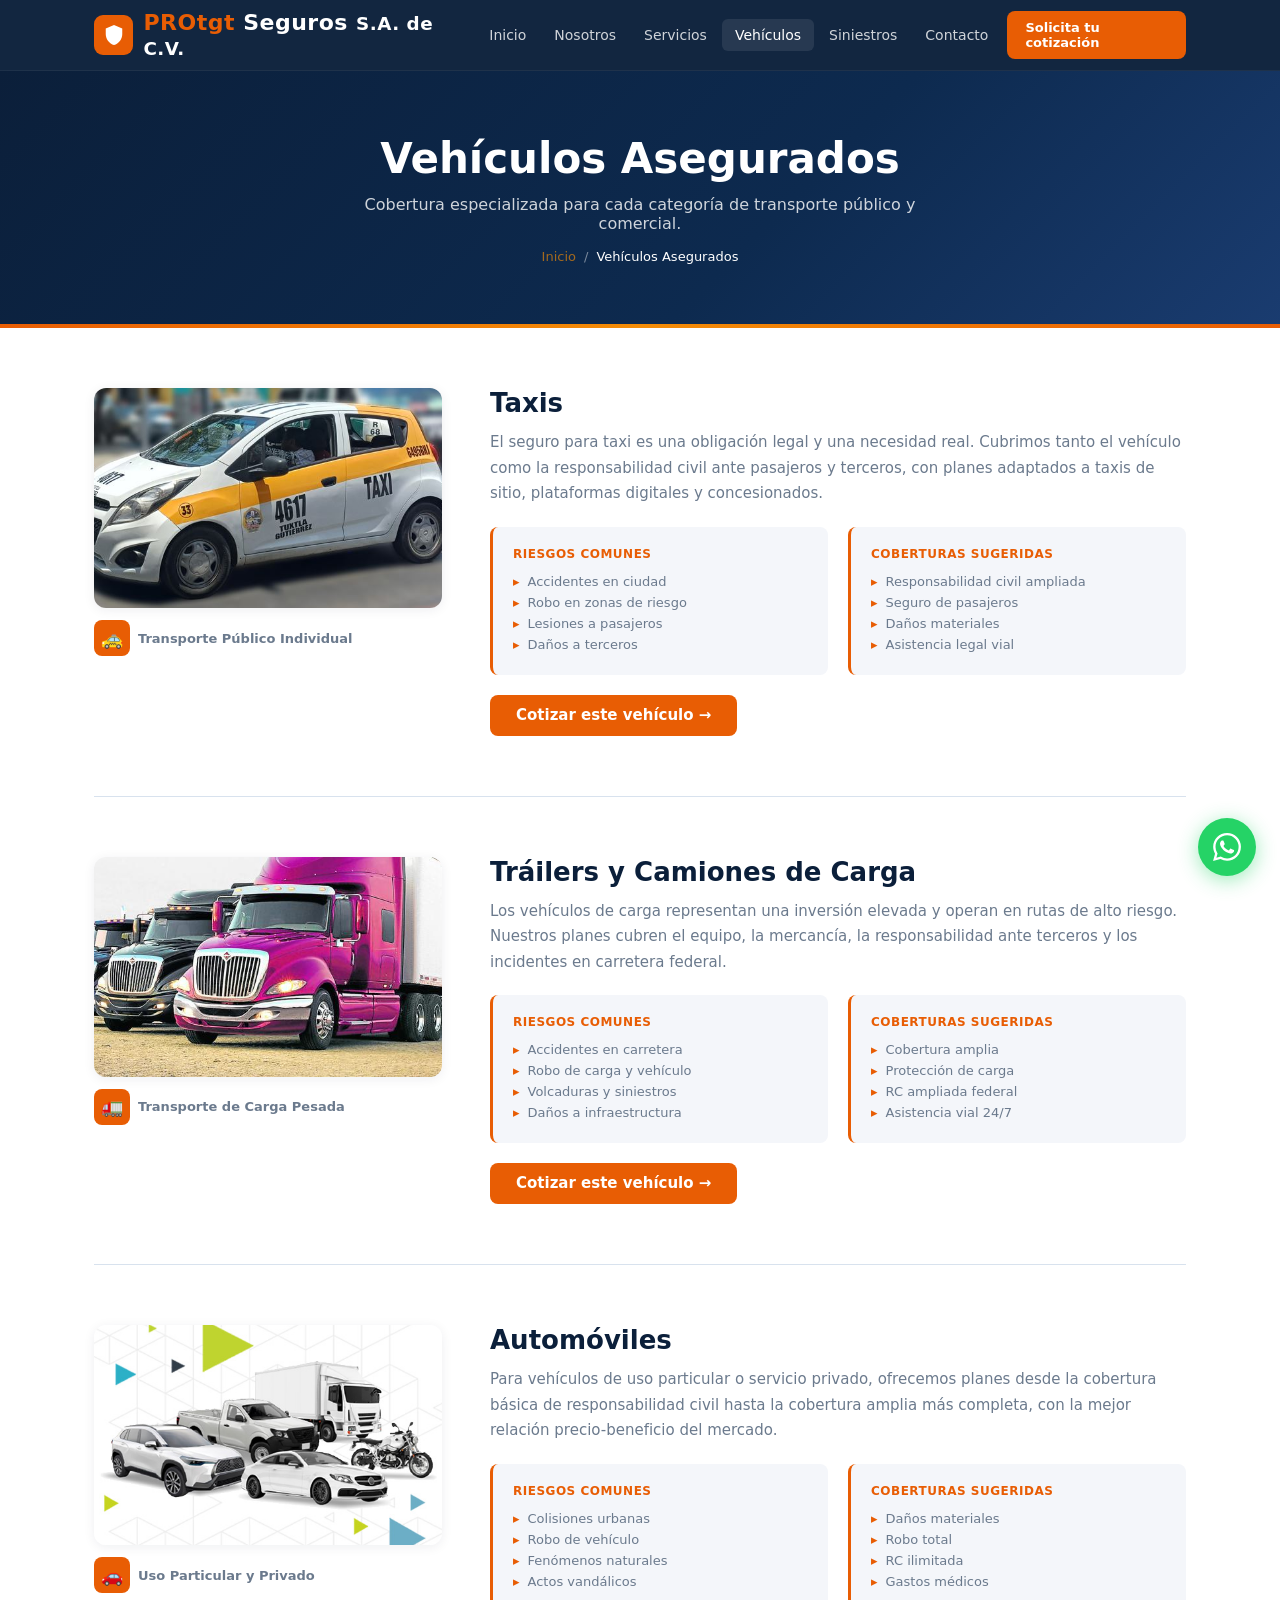
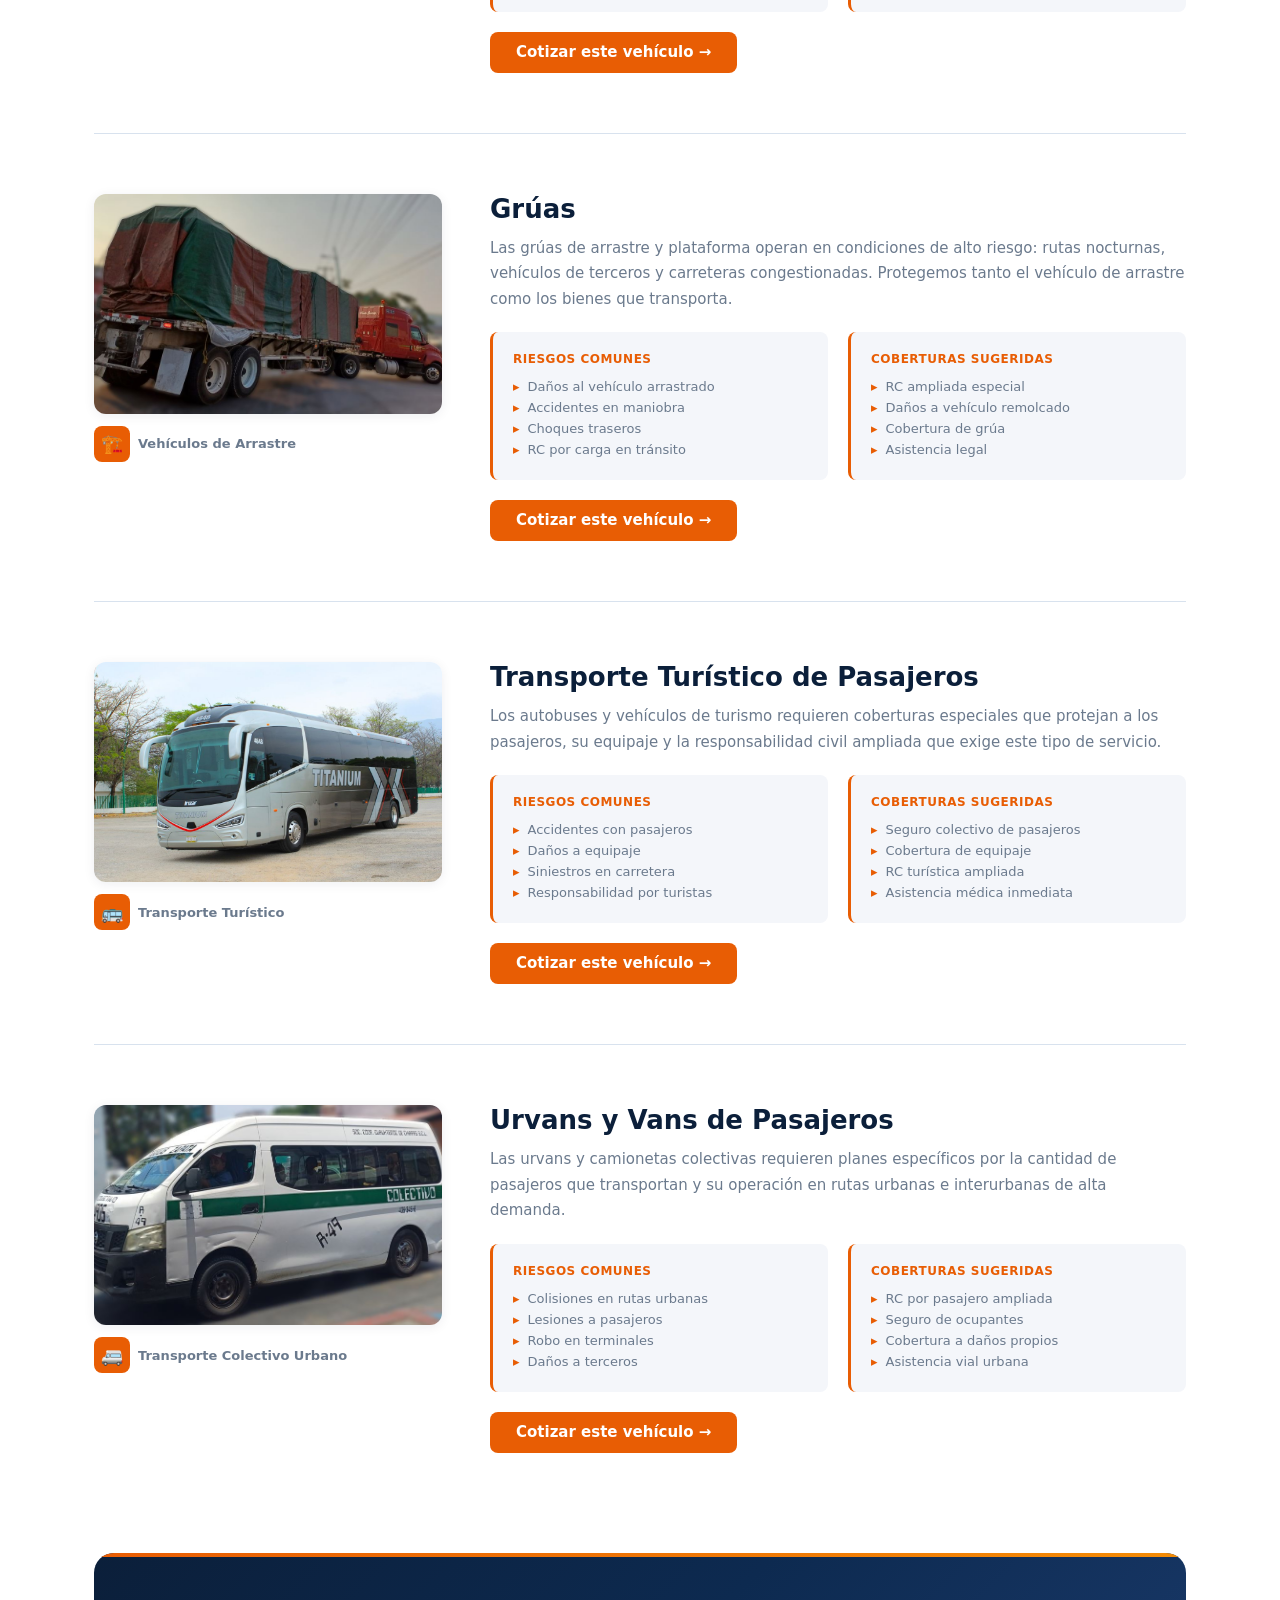
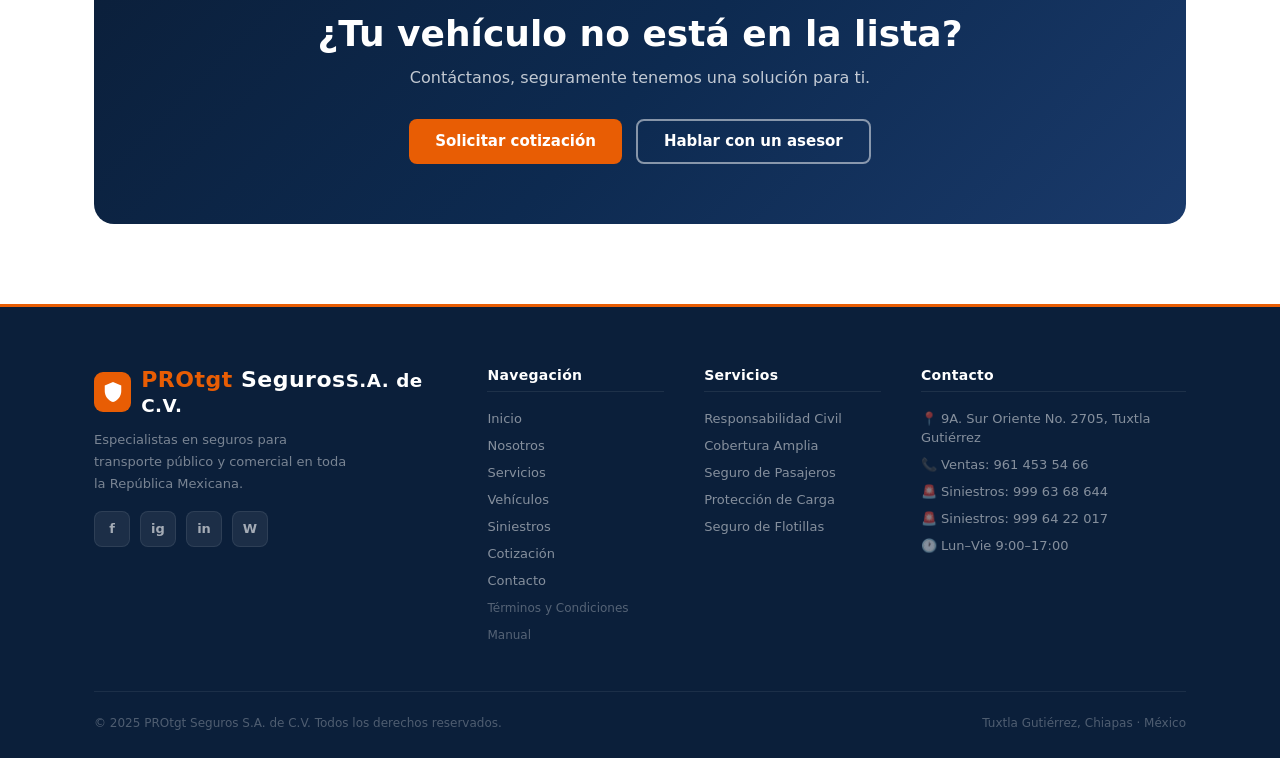
<file: vehiculos.html>
<!DOCTYPE html>
<html lang="es">
<head>
  <meta charset="UTF-8"><meta name="viewport" content="width=device-width, initial-scale=1.0">
  <title>Vehículos Asegurados – PROtgt Seguros S.A. de C.V.</title>
  <link rel="stylesheet" href="css/styles.css">
</head>
<body>
<header id="site-header">
  <div class="header-inner">
    <a class="logo" href="index.html">
      <div class="logo-icon"><svg viewBox="0 0 24 24"><path d="M12 1L3 5v6c0 5.55 3.84 10.74 9 12 5.16-1.26 9-6.45 9-12V5l-9-4z"/></svg></div>
      <div><span>PROtgt</span> Seguros <small>S.A. de C.V.</small></div>
    </a>
    <nav class="main-nav">
      <a href="index.html">Inicio</a><a href="quienes.html">Nosotros</a><a href="servicios.html">Servicios</a><a href="vehiculos.html" class="active">Vehículos</a><a href="siniestros.html">Siniestros</a><a href="contacto.html">Contacto</a><a href="cotizacion.html" class="nav-cta">Solicita tu cotización</a>
    </nav>
    <button class="hamburger" id="hamburger" onclick="toggleMenu()"><span></span><span></span><span></span></button>
  </div>
  <nav id="mobile-menu">
    <a href="index.html">Inicio</a><a href="quienes.html">Nosotros</a><a href="servicios.html">Servicios</a><a href="vehiculos.html">Vehículos Asegurados</a><a href="siniestros.html">Siniestros</a><a href="contacto.html">Contacto</a><a href="cotizacion.html" class="nav-cta-mobile">Solicita tu cotización</a>
  </nav>
</header>

<main class="page-body">
  <div class="page-header">
    <h1>Vehículos Asegurados</h1>
    <p>Cobertura especializada para cada categoría de transporte público y comercial.</p>
    <div class="breadcrumb"><a href="index.html">Inicio</a><span>/</span><span style="opacity:1">Vehículos Asegurados</span></div>
  </div>

  <div class="container">
    <div class="vh-section"><div class="vh-inner reveal"><div><img class="vh-photo" src="images/taxi.jpg" alt="Taxi asegurado PROtgt Seguros"><div class="vh-label"><div class="vh-label-icon">🚕</div><span style="font-size:13px;color:var(--gray);font-weight:600">Transporte Público Individual</span></div></div><div><h2>Taxis</h2><p class="desc">El seguro para taxi es una obligación legal y una necesidad real. Cubrimos tanto el vehículo como la responsabilidad civil ante pasajeros y terceros, con planes adaptados a taxis de sitio, plataformas digitales y concesionados.</p><div class="vh-cols"><div class="vh-box"><h4>Riesgos comunes</h4><ul><li>Accidentes en ciudad</li><li>Robo en zonas de riesgo</li><li>Lesiones a pasajeros</li><li>Daños a terceros</li></ul></div><div class="vh-box"><h4>Coberturas sugeridas</h4><ul><li>Responsabilidad civil ampliada</li><li>Seguro de pasajeros</li><li>Daños materiales</li><li>Asistencia legal vial</li></ul></div></div><a class="btn btn-primary" href="cotizacion.html" style="margin-top:20px">Cotizar este vehículo →</a></div></div></div>
    <div class="vh-section"><div class="vh-inner reveal"><div><img class="vh-photo" src="images/trailers.jpg" alt="Tráilers asegurados PROtgt Seguros"><div class="vh-label"><div class="vh-label-icon">🚛</div><span style="font-size:13px;color:var(--gray);font-weight:600">Transporte de Carga Pesada</span></div></div><div><h2>Tráilers y Camiones de Carga</h2><p class="desc">Los vehículos de carga representan una inversión elevada y operan en rutas de alto riesgo. Nuestros planes cubren el equipo, la mercancía, la responsabilidad ante terceros y los incidentes en carretera federal.</p><div class="vh-cols"><div class="vh-box"><h4>Riesgos comunes</h4><ul><li>Accidentes en carretera</li><li>Robo de carga y vehículo</li><li>Volcaduras y siniestros</li><li>Daños a infraestructura</li></ul></div><div class="vh-box"><h4>Coberturas sugeridas</h4><ul><li>Cobertura amplia</li><li>Protección de carga</li><li>RC ampliada federal</li><li>Asistencia vial 24/7</li></ul></div></div><a class="btn btn-primary" href="cotizacion.html" style="margin-top:20px">Cotizar este vehículo →</a></div></div></div>
    <div class="vh-section"><div class="vh-inner reveal"><div><img class="vh-photo" src="images/autos.jpg" alt="Automóviles asegurados"><div class="vh-label"><div class="vh-label-icon">🚗</div><span style="font-size:13px;color:var(--gray);font-weight:600">Uso Particular y Privado</span></div></div><div><h2>Automóviles</h2><p class="desc">Para vehículos de uso particular o servicio privado, ofrecemos planes desde la cobertura básica de responsabilidad civil hasta la cobertura amplia más completa, con la mejor relación precio-beneficio del mercado.</p><div class="vh-cols"><div class="vh-box"><h4>Riesgos comunes</h4><ul><li>Colisiones urbanas</li><li>Robo de vehículo</li><li>Fenómenos naturales</li><li>Actos vandálicos</li></ul></div><div class="vh-box"><h4>Coberturas sugeridas</h4><ul><li>Daños materiales</li><li>Robo total</li><li>RC ilimitada</li><li>Gastos médicos</li></ul></div></div><a class="btn btn-primary" href="cotizacion.html" style="margin-top:20px">Cotizar este vehículo →</a></div></div></div>
    <div class="vh-section"><div class="vh-inner reveal"><div><img class="vh-photo" src="images/trailers2.jpg" alt="Grúas y carga especial"><div class="vh-label"><div class="vh-label-icon">🏗️</div><span style="font-size:13px;color:var(--gray);font-weight:600">Vehículos de Arrastre</span></div></div><div><h2>Grúas</h2><p class="desc">Las grúas de arrastre y plataforma operan en condiciones de alto riesgo: rutas nocturnas, vehículos de terceros y carreteras congestionadas. Protegemos tanto el vehículo de arrastre como los bienes que transporta.</p><div class="vh-cols"><div class="vh-box"><h4>Riesgos comunes</h4><ul><li>Daños al vehículo arrastrado</li><li>Accidentes en maniobra</li><li>Choques traseros</li><li>RC por carga en tránsito</li></ul></div><div class="vh-box"><h4>Coberturas sugeridas</h4><ul><li>RC ampliada especial</li><li>Daños a vehículo remolcado</li><li>Cobertura de grúa</li><li>Asistencia legal</li></ul></div></div><a class="btn btn-primary" href="cotizacion.html" style="margin-top:20px">Cotizar este vehículo →</a></div></div></div>
    <div class="vh-section"><div class="vh-inner reveal"><div><img class="vh-photo" src="images/bus.jpg" alt="Autobús de turismo asegurado"><div class="vh-label"><div class="vh-label-icon">🚌</div><span style="font-size:13px;color:var(--gray);font-weight:600">Transporte Turístico</span></div></div><div><h2>Transporte Turístico de Pasajeros</h2><p class="desc">Los autobuses y vehículos de turismo requieren coberturas especiales que protejan a los pasajeros, su equipaje y la responsabilidad civil ampliada que exige este tipo de servicio.</p><div class="vh-cols"><div class="vh-box"><h4>Riesgos comunes</h4><ul><li>Accidentes con pasajeros</li><li>Daños a equipaje</li><li>Siniestros en carretera</li><li>Responsabilidad por turistas</li></ul></div><div class="vh-box"><h4>Coberturas sugeridas</h4><ul><li>Seguro colectivo de pasajeros</li><li>Cobertura de equipaje</li><li>RC turística ampliada</li><li>Asistencia médica inmediata</li></ul></div></div><a class="btn btn-primary" href="cotizacion.html" style="margin-top:20px">Cotizar este vehículo →</a></div></div></div>
    <div class="vh-section"><div class="vh-inner reveal"><div><img class="vh-photo" src="images/urvan.jpg" alt="Urvan colectivo asegurada"><div class="vh-label"><div class="vh-label-icon">🚐</div><span style="font-size:13px;color:var(--gray);font-weight:600">Transporte Colectivo Urbano</span></div></div><div><h2>Urvans y Vans de Pasajeros</h2><p class="desc">Las urvans y camionetas colectivas requieren planes específicos por la cantidad de pasajeros que transportan y su operación en rutas urbanas e interurbanas de alta demanda.</p><div class="vh-cols"><div class="vh-box"><h4>Riesgos comunes</h4><ul><li>Colisiones en rutas urbanas</li><li>Lesiones a pasajeros</li><li>Robo en terminales</li><li>Daños a terceros</li></ul></div><div class="vh-box"><h4>Coberturas sugeridas</h4><ul><li>RC por pasajero ampliada</li><li>Seguro de ocupantes</li><li>Cobertura a daños propios</li><li>Asistencia vial urbana</li></ul></div></div><a class="btn btn-primary" href="cotizacion.html" style="margin-top:20px">Cotizar este vehículo →</a></div></div></div>
  </div>

  <section class="section" style="padding:40px 0 80px"><div class="container"><div class="cta-banner reveal"><h2>¿Tu vehículo no está en la lista?</h2><p>Contáctanos, seguramente tenemos una solución para ti.</p><div class="cta-btns"><a class="btn btn-primary" href="cotizacion.html">Solicitar cotización</a><a class="btn btn-outline" href="contacto.html">Hablar con un asesor</a></div></div></div></section>
</main>

<footer id="site-footer">
  <div class="container">
    <div class="footer-grid">
      <div class="footer-brand"><a class="logo" href="index.html"><div class="logo-icon"><svg viewBox="0 0 24 24"><path d="M12 1L3 5v6c0 5.55 3.84 10.74 9 12 5.16-1.26 9-6.45 9-12V5l-9-4z"/></svg></div><div><span>PROtgt</span> Seguros<small>S.A. de C.V.</small></div></a><p>Especialistas en seguros para transporte público y comercial en toda la República Mexicana.</p><div class="footer-social"><a class="social-icon" href="#">f</a><a class="social-icon" href="#">ig</a><a class="social-icon" href="#">in</a><a class="social-icon" href="https://wa.me/529614535466" target="_blank">W</a></div></div>
      <div><h4>Navegación</h4><ul><li><a href="index.html">Inicio</a></li><li><a href="quienes.html">Nosotros</a></li><li><a href="servicios.html">Servicios</a></li><li><a href="vehiculos.html">Vehículos</a></li><li><a href="siniestros.html">Siniestros</a></li><li><a href="cotizacion.html">Cotización</a></li><li><a href="contacto.html">Contacto</a></li><li><a href="terminos.html" style="opacity:.6;font-size:12px">Términos y Condiciones</a></li><li><a href="manual.html" style="opacity:.6;font-size:12px">Manual</a></li></ul></div>
      <div><h4>Servicios</h4><ul><li><a href="servicios.html">Responsabilidad Civil</a></li><li><a href="servicios.html">Cobertura Amplia</a></li><li><a href="servicios.html">Seguro de Pasajeros</a></li><li><a href="servicios.html">Protección de Carga</a></li><li><a href="servicios.html">Seguro de Flotillas</a></li></ul></div>
      <div><h4>Contacto</h4><ul><li><a href="contacto.html">📍 9A. Sur Oriente No. 2705, Tuxtla Gutiérrez</a></li><li><a href="tel:9614535466">📞 Ventas: 961 453 54 66</a></li><li><a href="tel:9996368644">🚨 Siniestros: 999 63 68 644</a></li><li><a href="tel:9996422017">🚨 Siniestros: 999 64 22 017</a></li><li><a href="#">🕐 Lun–Vie 9:00–17:00</a></li></ul></div>
    </div>
    <div class="footer-bottom"><p>© 2025 PROtgt Seguros S.A. de C.V. Todos los derechos reservados.</p><p>Tuxtla Gutiérrez, Chiapas · México</p></div>
  </div>
</footer>
<div class="wa-widget"><div class="wa-bubble hidden" id="wa-bubble"><button class="close-btn" onclick="_closeBubblePermanent()">✕</button><div class="wa-bubble-header">¿Necesitas ayuda?</div><p>Contáctanos por WhatsApp para cotizar tu seguro.</p><a class="wa-bubble-link" href="https://wa.me/529614535466?text=Hola%2C%20me%20gustar%C3%ADa%20solicitar%20informaci%C3%B3n%20sobre%20seguros%20de%20transporte." target="_blank">Abrir WhatsApp</a></div><a class="wa-btn" href="https://wa.me/529614535466?text=Hola%2C%20me%20gustar%C3%ADa%20solicitar%20informaci%C3%B3n%20sobre%20seguros%20de%20transporte." target="_blank"><svg viewBox="0 0 24 24"><path d="M17.472 14.382c-.297-.149-1.758-.867-2.03-.967-.273-.099-.471-.148-.67.15-.197.297-.767.966-.94 1.164-.173.199-.347.223-.644.075-.297-.15-1.255-.463-2.39-1.475-.883-.788-1.48-1.761-1.653-2.059-.173-.297-.018-.458.13-.606.134-.133.298-.347.446-.52.149-.174.198-.298.298-.497.099-.198.05-.371-.025-.52-.075-.149-.669-1.612-.916-2.207-.242-.579-.487-.5-.669-.51-.173-.008-.371-.01-.57-.01-.198 0-.52.074-.792.372-.272.297-1.04 1.016-1.04 2.479 0 1.462 1.065 2.875 1.213 3.074.149.198 2.096 3.2 5.077 4.487.709.306 1.262.489 1.694.625.712.227 1.36.195 1.871.118.571-.085 1.758-.719 2.006-1.413.248-.694.248-1.289.173-1.413-.074-.124-.272-.198-.57-.347m-5.421 7.403h-.004a9.87 9.87 0 0 1-5.031-1.378l-.361-.214-3.741.982.998-3.648-.235-.374a9.86 9.86 0 0 1-1.51-5.26c.001-5.45 4.436-9.884 9.888-9.884 2.64 0 5.122 1.03 6.988 2.898a9.825 9.825 0 0 1 2.893 6.994c-.003 5.45-4.437 9.884-9.885 9.884m8.413-18.297A11.815 11.815 0 0 0 12.05 0C5.495 0 .16 5.335.157 11.892c0 2.096.547 4.142 1.588 5.945L.057 24l6.305-1.654a11.882 11.882 0 0 0 5.683 1.448h.005c6.554 0 11.89-5.335 11.893-11.893a11.821 11.821 0 0 0-3.48-8.413Z"/></svg></a></div>
<script src="js/script.js"></script>
</body></html>
</file>
<file: css/styles.css>
/* ============================================================
   SEGUROS MASC — styles.css
   Paleta: Naranja vibrante + Azul marino premium
   ============================================================ */

:root {
  --navy:    #0B1F3A;
  --blue:    #1A3A6B;
  --mid:     #1E4D8C;
  --accent:  #E85D04;      /* Naranja principal */
  --accent2: #F48C06;      /* Naranja claro / hover */
  --accent-soft: #FFF0E8;  /* Fondo naranja suave */
  --light:   #F4F6FA;
  --white:   #FFFFFF;
  --gray:    #6B7A8D;
  --border:  #D8E2EE;
  --text:    #1C2B3A;
  --soft:    #E8F0FB;
  --r:       12px;
  --rs:      8px;
  --shadow:  0 4px 28px rgba(11,31,58,.12);
  --shadow-sm: 0 2px 12px rgba(11,31,58,.07);
  --shadow-orange: 0 6px 24px rgba(232,93,4,.30);
}

*, *::before, *::after { margin: 0; padding: 0; box-sizing: border-box; }
html { scroll-behavior: smooth; }
body {
  font-family: 'Segoe UI', system-ui, -apple-system, sans-serif;
  color: var(--text);
  background: var(--white);
  overflow-x: hidden;
}
a { text-decoration: none; color: inherit; }
img { max-width: 100%; display: block; }

/* ── LAYOUT ── */
.container { max-width: 1140px; margin: 0 auto; padding: 0 24px; }
.section { padding: 80px 0; }
.section-alt { background: var(--light); }

/* ── TYPOGRAPHY ── */
.section-tag {
  display: inline-flex; align-items: center; gap: 6px;
  background: var(--accent-soft); color: var(--accent);
  font-size: 12px; font-weight: 700; padding: 5px 14px;
  border-radius: 50px; letter-spacing: .5px;
  margin-bottom: 14px; text-transform: uppercase;
  border: 1px solid rgba(232,93,4,.20);
}
.section-title {
  font-size: clamp(22px, 3vw, 36px);
  font-weight: 800; color: var(--navy); line-height: 1.2; margin-bottom: 12px;
}
.section-sub {
  font-size: 16px; color: var(--gray); line-height: 1.7; max-width: 560px;
}
.title-center { text-align: center; }
.title-center .section-sub { margin: 0 auto; }

/* ── BUTTONS ── */
.btn {
  display: inline-flex; align-items: center; gap: 8px;
  padding: 13px 26px; border-radius: var(--rs);
  font-size: 15px; font-weight: 600; cursor: pointer;
  border: none; transition: .22s; font-family: inherit; line-height: 1;
}
.btn-primary { background: var(--accent); color: var(--white); }
.btn-primary:hover { background: var(--accent2); transform: translateY(-2px); box-shadow: var(--shadow-orange); }
.btn-outline { background: transparent; color: var(--white); border: 2px solid rgba(255,255,255,.50); }
.btn-outline:hover { background: rgba(255,255,255,.12); border-color: var(--white); }
.btn-blue { background: var(--blue); color: var(--white); }
.btn-blue:hover { background: var(--mid); transform: translateY(-2px); }
.btn-ghost { background: transparent; color: var(--accent); border: 2px solid var(--accent); }
.btn-ghost:hover { background: var(--accent); color: var(--white); }
.btn-wa-inline {
  display: inline-flex; align-items: center; gap: 10px;
  background: #25D366; color: var(--white); padding: 13px 24px;
  border-radius: var(--rs); font-weight: 700; font-size: 15px; transition: .2s;
}
.btn-wa-inline:hover { background: #1ebe58; transform: translateY(-2px); }

/* ── HEADER ── */
#site-header {
  position: fixed; top: 0; left: 0; right: 0; z-index: 1000;
  background: rgba(11,31,58,.97); backdrop-filter: blur(12px);
  border-bottom: 1px solid rgba(255,255,255,.07); transition: .3s;
}
#site-header.scrolled { background: var(--navy); }
.header-inner {
  display: flex; align-items: center; justify-content: space-between;
  padding: 0 24px; height: 70px; max-width: 1140px; margin: 0 auto;
}
.logo {
  display: flex; align-items: center; gap: 10px;
  font-size: 22px; font-weight: 800; color: var(--white); letter-spacing: .5px;
}
.logo-icon {
  width: 40px; height: 40px; background: var(--accent);
  border-radius: 9px; display: flex; align-items: center; justify-content: center;
}
.logo-icon svg { width: 22px; height: 22px; fill: var(--white); }
.logo span { color: var(--accent); }
.main-nav { display: flex; align-items: center; gap: 2px; }
.main-nav a {
  color: rgba(255,255,255,.80); font-size: 14px;
  padding: 8px 13px; border-radius: 6px; transition: .2s; font-weight: 500;
}
.main-nav a:hover,
.main-nav a.active { color: var(--white); background: rgba(255,255,255,.09); }
.nav-cta {
  background: var(--accent) !important; color: var(--white) !important;
  padding: 9px 18px !important; border-radius: 8px !important;
  font-weight: 700 !important; font-size: 13px !important; margin-left: 4px !important;
}
.nav-cta:hover { background: var(--accent2) !important; transform: translateY(-1px); }
.hamburger {
  display: none; flex-direction: column; gap: 5px;
  cursor: pointer; padding: 8px; background: none; border: none;
}
.hamburger span { width: 24px; height: 2px; background: var(--white); border-radius: 2px; display: block; }
#mobile-menu {
  display: none; position: fixed; top: 70px; left: 0; right: 0;
  background: var(--navy); padding: 16px 24px; z-index: 999;
  flex-direction: column; gap: 4px;
  border-top: 2px solid var(--accent);
}
#mobile-menu a { color: rgba(255,255,255,.85); padding: 12px 16px; border-radius: 8px; font-size: 15px; transition: .2s; }
#mobile-menu a:hover { background: rgba(255,255,255,.08); }
#mobile-menu .nav-cta-mobile {
  background: var(--accent); color: var(--white) !important;
  font-weight: 700; margin-top: 6px; text-align: center; border-radius: 8px;
}
#mobile-menu.open { display: flex; }

/* ── PAGE OFFSET ── */
.page-body { padding-top: 70px; }

/* ── PAGE HEADER BANNER ── */
.page-header {
  background: linear-gradient(135deg, var(--navy) 0%, #0d2a4f 60%, #1a3c70 100%);
  padding: 64px 0; text-align: center; color: var(--white);
  position: relative; overflow: hidden;
}
.page-header::after {
  content: ''; position: absolute; bottom: 0; left: 0; right: 0; height: 4px;
  background: linear-gradient(90deg, var(--accent), var(--accent2), var(--accent));
}
.page-header h1 {
  font-size: clamp(26px, 3.5vw, 42px);
  font-weight: 800; margin-bottom: 12px;
}
.page-header p { font-size: 16px; opacity: .80; max-width: 560px; margin: 0 auto; }
.breadcrumb {
  display: flex; justify-content: center; gap: 8px;
  margin-top: 16px; font-size: 13px;
}
.breadcrumb span { opacity: .45; }
.breadcrumb a { opacity: .65; transition: .2s; color: var(--accent2); }
.breadcrumb a:hover { opacity: 1; }

/* ── GENERIC CARDS ── */
.b-card {
  background: var(--white); border: 1px solid var(--border);
  border-radius: var(--r); padding: 28px; transition: .3s;
}
.b-card:hover { border-color: var(--accent); box-shadow: var(--shadow); }
.b-icon {
  width: 52px; height: 52px; background: var(--accent-soft);
  border-radius: 12px; display: flex; align-items: center;
  justify-content: center; margin-bottom: 16px; font-size: 24px;
}
.b-card h3 { font-size: 16px; font-weight: 700; color: var(--navy); margin-bottom: 8px; }
.b-card p  { font-size: 14px; color: var(--gray); line-height: 1.6; }

/* ── VEHICLE CARDS ── */
.vehicle-grid {
  display: grid;
  grid-template-columns: repeat(auto-fit, minmax(170px, 1fr));
  gap: 20px; margin-top: 48px;
}
.v-card {
  background: var(--white); border: 1px solid var(--border);
  border-radius: var(--r); overflow: hidden; transition: .3s; cursor: pointer;
}
.v-card:hover { border-color: var(--accent); transform: translateY(-6px); box-shadow: var(--shadow); }
.v-card-img {
  width: 100%; height: 130px; object-fit: cover; display: block; transition: .4s;
}
.v-card:hover .v-card-img { transform: scale(1.04); }
.v-card-body { padding: 14px 16px; }
.v-card h3 { font-size: 14px; font-weight: 700; color: var(--navy); }
.v-card p  { font-size: 12px; color: var(--gray); margin-top: 4px; }
.v-card-tag {
  display: inline-block; background: var(--accent-soft); color: var(--accent);
  font-size: 11px; font-weight: 700; padding: 2px 8px; border-radius: 4px; margin-top: 6px;
}

/* ── BENEFITS GRID ── */
.benefits-grid {
  display: grid;
  grid-template-columns: repeat(auto-fit, minmax(260px, 1fr));
  gap: 24px; margin-top: 48px;
}

/* ── WHY US ── */
.why-inner {
  display: grid; grid-template-columns: 1fr 1fr;
  gap: 60px; align-items: center;
}
.why-list { display: flex; flex-direction: column; gap: 20px; margin-top: 32px; }
.why-item { display: flex; gap: 16px; align-items: flex-start; }
.why-num {
  min-width: 42px; height: 42px; background: var(--accent);
  color: var(--white); border-radius: 10px;
  display: flex; align-items: center; justify-content: center;
  font-weight: 800; font-size: 16px; flex-shrink: 0;
}
.why-text h4 { font-size: 16px; font-weight: 700; color: var(--navy); margin-bottom: 4px; }
.why-text p  { font-size: 14px; color: var(--gray); line-height: 1.6; }
.why-visual {
  border-radius: 20px; overflow: hidden; position: relative;
}
.why-visual-img { width: 100%; height: 380px; object-fit: cover; display: block; }
.why-visual-overlay {
  position: absolute; bottom: 0; left: 0; right: 0;
  background: linear-gradient(0deg, rgba(11,31,58,.92) 0%, transparent 100%);
  padding: 32px;
}
.stat-row { display: flex; gap: 16px; flex-wrap: wrap; }
.stat-box {
  flex: 1; min-width: 100px; background: rgba(255,255,255,.10);
  border: 1px solid rgba(255,255,255,.15);
  border-radius: 10px; padding: 16px; text-align: center;
}
.stat-box .n { font-size: 28px; font-weight: 800; color: var(--accent2); }
.stat-box .l { font-size: 11px; color: rgba(255,255,255,.65); margin-top: 4px; }

/* ── IMAGE SECTIONS ── */
.img-split {
  display: grid; grid-template-columns: 1fr 1fr; gap: 0;
  border-radius: var(--r); overflow: hidden;
}
.img-split img { width: 100%; height: 280px; object-fit: cover; }
.full-img-banner {
  width: 100%; height: 340px; object-fit: cover; border-radius: var(--r);
  display: block;
}
.img-trio {
  display: grid; grid-template-columns: 1.5fr 1fr 1fr; gap: 12px; margin-top: 32px;
}
.img-trio img { width: 100%; height: 200px; object-fit: cover; border-radius: var(--rs); }

/* ── TESTIMONIALS ── */
.testi-grid {
  display: grid;
  grid-template-columns: repeat(auto-fit, minmax(300px, 1fr));
  gap: 24px; margin-top: 48px;
}
.testi-card {
  background: var(--white); border: 1px solid var(--border);
  border-radius: var(--r); padding: 28px; transition: .3s;
}
.testi-card:hover { box-shadow: var(--shadow); border-color: var(--accent); }
.stars { color: var(--accent); font-size: 16px; letter-spacing: 2px; margin-bottom: 16px; }
.testi-card p  { font-size: 15px; color: var(--gray); line-height: 1.7; margin-bottom: 20px; font-style: italic; }
.testi-author  { display: flex; align-items: center; gap: 12px; }
.testi-photo   { width: 48px; height: 48px; border-radius: 50%; object-fit: cover; flex-shrink: 0; }
.avatar {
  width: 44px; height: 44px; border-radius: 50%; background: var(--accent);
  display: flex; align-items: center; justify-content: center;
  color: var(--white); font-weight: 700; font-size: 15px; flex-shrink: 0;
}
.testi-author strong { display: block; font-size: 14px; color: var(--navy); }
.testi-author span   { font-size: 12px; color: var(--gray); }

/* ── FAQ ── */
.faq-list { max-width: 720px; margin: 48px auto 0; }
.faq-item {
  border: 1px solid var(--border); border-radius: var(--rs);
  margin-bottom: 12px; overflow: hidden;
}
.faq-q {
  padding: 18px 20px; font-size: 15px; font-weight: 600; color: var(--navy);
  cursor: pointer; display: flex; justify-content: space-between; align-items: center; transition: .2s;
}
.faq-q:hover { background: var(--light); }
.faq-arrow {
  width: 24px; height: 24px; border-radius: 50%; background: var(--accent-soft);
  display: flex; align-items: center; justify-content: center;
  transition: .3s; flex-shrink: 0; font-size: 12px; color: var(--accent);
}
.faq-a { max-height: 0; overflow: hidden; transition: .35s ease; }
.faq-a-inner { padding: 0 20px 18px; font-size: 14px; color: var(--gray); line-height: 1.7; }
.faq-item.open .faq-q  { background: var(--accent-soft); color: var(--accent); }
.faq-item.open .faq-a  { max-height: 200px; }
.faq-item.open .faq-arrow { transform: rotate(180deg); background: var(--accent); color: var(--white); }

/* ── CTA BANNER ── */
.cta-banner {
  background: linear-gradient(135deg, var(--navy) 0%, #0d2a50 50%, var(--blue) 100%);
  border-radius: 20px; padding: 60px 48px; text-align: center;
  position: relative; overflow: hidden;
}
.cta-banner::before {
  content: ''; position: absolute; top: 0; left: 0; right: 0; height: 4px;
  background: linear-gradient(90deg, var(--accent), var(--accent2));
}
.cta-banner h2 { font-size: clamp(22px, 3vw, 36px); font-weight: 800; color: var(--white); margin-bottom: 14px; }
.cta-banner p  { color: rgba(255,255,255,.75); font-size: 16px; margin-bottom: 32px; }
.cta-btns { display: flex; gap: 14px; justify-content: center; flex-wrap: wrap; }

/* ── SERVICES ── */
.services-grid {
  display: grid;
  grid-template-columns: repeat(auto-fit, minmax(300px, 1fr));
  gap: 24px; margin-top: 48px;
}
.svc-card {
  background: var(--white); border: 1px solid var(--border);
  border-radius: var(--r); padding: 32px; transition: .3s;
  position: relative; overflow: hidden;
}
.svc-card::before {
  content: ''; position: absolute; top: 0; left: 0; right: 0;
  height: 4px; background: linear-gradient(90deg, var(--accent), var(--accent2));
}
.svc-card:hover { border-color: var(--accent); box-shadow: var(--shadow); transform: translateY(-4px); }
.svc-icon {
  width: 56px; height: 56px; background: var(--accent-soft); border-radius: 12px;
  display: flex; align-items: center; justify-content: center;
  font-size: 26px; margin-bottom: 18px;
}
.svc-card h3 { font-size: 18px; font-weight: 700; color: var(--navy); margin-bottom: 10px; }
.svc-card > p { font-size: 14px; color: var(--gray); line-height: 1.6; margin-bottom: 16px; }
.svc-benefits { list-style: none; margin-bottom: 20px; }
.svc-benefits li {
  font-size: 13px; color: var(--gray); padding: 4px 0;
  display: flex; gap: 8px; align-items: flex-start;
}
.svc-benefits li::before { content: '✓'; color: var(--accent); font-weight: 700; margin-top: 1px; }

/* ── VEHICLES PAGE ── */
.vh-section { padding: 60px 0; border-bottom: 1px solid var(--border); }
.vh-section:last-child { border-bottom: none; }
.vh-inner {
  display: grid; grid-template-columns: 1fr 2fr;
  gap: 48px; align-items: start;
}
.vh-photo {
  width: 100%; height: 220px; object-fit: cover;
  border-radius: var(--r); display: block;
  box-shadow: var(--shadow-sm);
}
.vh-label {
  display: inline-flex; align-items: center; gap: 8px;
  margin-top: 12px;
}
.vh-label-icon {
  width: 36px; height: 36px; background: var(--accent);
  border-radius: 8px; display: flex; align-items: center; justify-content: center;
  font-size: 18px; flex-shrink: 0;
}
.vh-inner h2    { font-size: 26px; font-weight: 800; color: var(--navy); margin-bottom: 12px; }
.vh-inner .desc { font-size: 15px; color: var(--gray); line-height: 1.7; margin-bottom: 20px; }
.vh-cols { display: grid; grid-template-columns: 1fr 1fr; gap: 20px; }
.vh-box { background: var(--light); border-radius: var(--rs); padding: 20px; border-left: 3px solid var(--accent); }
.vh-box h4 {
  font-size: 12px; font-weight: 700; color: var(--accent);
  margin-bottom: 10px; text-transform: uppercase; letter-spacing: .5px;
}
.vh-box ul { list-style: none; }
.vh-box ul li { font-size: 13px; color: var(--gray); padding: 3px 0; display: flex; gap: 8px; }
.vh-box ul li::before { content: '▸'; color: var(--accent); font-weight: 700; }

/* ── QUOTE FORM ── */
.quote-grid {
  display: grid; grid-template-columns: 2fr 1fr;
  gap: 48px; margin-top: 48px;
}
.form-card {
  background: var(--white); border: 1px solid var(--border);
  border-radius: var(--r); padding: 40px;
}
.form-row { display: grid; grid-template-columns: 1fr 1fr; gap: 16px; margin-bottom: 16px; }
.form-group { margin-bottom: 0; }
.form-group label { display: block; font-size: 13px; font-weight: 600; color: var(--navy); margin-bottom: 6px; }
.form-group input,
.form-group select,
.form-group textarea {
  width: 100%; padding: 12px 14px;
  border: 1.5px solid var(--border); border-radius: var(--rs);
  font-size: 14px; color: var(--text); background: var(--white);
  transition: .2s; font-family: inherit; appearance: auto;
}
.form-group input:focus,
.form-group select:focus,
.form-group textarea:focus {
  outline: none; border-color: var(--accent);
  box-shadow: 0 0 0 3px rgba(232,93,4,.12);
}
.form-group textarea { height: 110px; resize: vertical; }
.form-full { grid-column: 1 / -1; }
.form-submit {
  width: 100%; margin-top: 8px; padding: 15px;
  font-size: 16px; font-weight: 700;
  background: var(--accent); color: var(--white);
  border: none; border-radius: var(--rs); cursor: pointer; transition: .2s;
  font-family: inherit;
}
.form-submit:hover { background: var(--accent2); transform: translateY(-1px); box-shadow: var(--shadow-orange); }
.quote-sidebar { display: flex; flex-direction: column; gap: 16px; }
.sidebar-card {
  background: var(--accent-soft); border: 1px solid rgba(232,93,4,.20);
  border-radius: var(--r); padding: 24px;
}
.sidebar-card h4  { font-size: 15px; font-weight: 700; color: var(--navy); margin-bottom: 12px; }
.sidebar-card p,
.sidebar-card li  { font-size: 13px; color: var(--gray); line-height: 1.6; }
.sidebar-card ul  { list-style: none; display: flex; flex-direction: column; gap: 6px; }
.sidebar-card ul li::before { content: '→'; color: var(--accent); margin-right: 6px; font-weight: 700; }

/* ── CLAIMS ── */
.claims-hero {
  background: linear-gradient(135deg, #1a0000, #4a1000, #7a2000);
  padding: 70px 0; text-align: center; color: var(--white);
}
.steps-grid {
  display: grid;
  grid-template-columns: repeat(auto-fit, minmax(220px, 1fr));
  gap: 20px; margin-top: 48px;
}
.step-card {
  background: var(--white); border: 1px solid var(--border);
  border-radius: var(--r); padding: 28px; text-align: center; transition: .3s;
}
.step-card:hover { border-color: var(--accent); box-shadow: var(--shadow); }
.step-num {
  width: 44px; height: 44px; background: var(--accent); color: var(--white);
  border-radius: 50%; display: flex; align-items: center; justify-content: center;
  font-weight: 800; font-size: 16px; margin: 0 auto 16px;
}
.step-card h3 { font-size: 15px; font-weight: 700; color: var(--navy); margin-bottom: 8px; }
.step-card p  { font-size: 13px; color: var(--gray); line-height: 1.5; }
.emergency-box {
  background: linear-gradient(135deg, var(--navy), #0d2a4f);
  border-radius: var(--r); padding: 40px; color: var(--white);
  border-top: 4px solid var(--accent);
}
.emergency-box h3 { font-size: 22px; font-weight: 800; margin-bottom: 20px; color: var(--accent2); }
.phone-list { display: flex; gap: 20px; flex-wrap: wrap; }
.phone-item {
  background: rgba(255,255,255,.07); border: 1px solid rgba(232,93,4,.25);
  border-radius: var(--rs); padding: 16px 20px;
}
.phone-item .label { font-size: 11px; color: rgba(255,255,255,.55); text-transform: uppercase; letter-spacing: .5px; margin-bottom: 4px; }
.phone-item .number { font-size: 20px; font-weight: 800; color: var(--accent2); }
.docs-list {
  display: grid;
  grid-template-columns: repeat(auto-fit, minmax(250px, 1fr));
  gap: 16px; margin-top: 24px;
}
.doc-item {
  background: var(--white); border: 1px solid var(--border);
  border-radius: var(--rs); padding: 16px 20px;
  display: flex; gap: 12px; align-items: flex-start; transition: .2s;
}
.doc-item:hover { border-color: var(--accent); }
.doc-item .di { font-size: 22px; }
.doc-item h4  { font-size: 14px; font-weight: 600; color: var(--navy); margin-bottom: 4px; }
.doc-item p   { font-size: 12px; color: var(--gray); line-height: 1.4; }

/* ── CONTACT ── */
.contact-grid {
  display: grid; grid-template-columns: 1.2fr 1fr;
  gap: 48px; margin-top: 48px; align-items: start;
}
.contact-info { display: flex; flex-direction: column; gap: 16px; }
.ci-block {
  background: var(--accent-soft); border-radius: var(--r);
  padding: 20px 24px; display: flex; gap: 16px; align-items: flex-start;
  border: 1px solid rgba(232,93,4,.15);
}
.ci-icon {
  width: 44px; height: 44px; background: var(--accent); border-radius: 10px;
  display: flex; align-items: center; justify-content: center;
  flex-shrink: 0; font-size: 18px;
}
.ci-block h4 { font-size: 14px; font-weight: 700; color: var(--navy); margin-bottom: 4px; }
.ci-block p  { font-size: 13px; color: var(--gray); line-height: 1.5; }
.map-placeholder {
  background: var(--light); border: 2px dashed var(--border);
  border-radius: var(--r); height: 200px;
  display: flex; align-items: center; justify-content: center;
  flex-direction: column; gap: 8px; color: var(--gray); font-size: 14px;
}
.wa-contact-block {
  background: linear-gradient(135deg, #0a4a20, #1a7a3a);
  border-radius: var(--r); padding: 28px; color: var(--white); text-align: center;
}
.wa-contact-block h3 { font-size: 18px; font-weight: 700; margin-bottom: 8px; }
.wa-contact-block p  { font-size: 13px; opacity: .85; margin-bottom: 20px; }

/* ── VALUES ── */
.values-grid {
  display: grid;
  grid-template-columns: repeat(auto-fit, minmax(200px, 1fr));
  gap: 20px; margin-top: 48px;
}
.val-card {
  background: var(--white); border: 1px solid var(--border);
  border-radius: var(--r); padding: 24px; text-align: center; transition: .3s;
}
.val-card:hover { border-color: var(--accent); box-shadow: var(--shadow-sm); }
.val-icon { font-size: 32px; margin-bottom: 12px; }
.val-card h4 { font-size: 15px; font-weight: 700; color: var(--navy); margin-bottom: 6px; }
.val-card p  { font-size: 13px; color: var(--gray); line-height: 1.5; }

/* ── MV CARDS ── */
.mv-grid {
  display: grid;
  grid-template-columns: repeat(auto-fit, minmax(280px, 1fr));
  gap: 24px; margin-top: 48px;
}
.mv-card-wrap { border-radius: var(--r); overflow: hidden; box-shadow: var(--shadow); }
.mv-card-img { width: 100%; height: 200px; object-fit: cover; display: block; }
.mv-card-body { padding: 28px; }
.mv-card.mision .mv-card-body { background: var(--soft); }
.mv-card.vision .mv-card-body { background: var(--accent-soft); }
.mv-card h3 { font-size: 20px; font-weight: 800; margin-bottom: 12px; }
.mv-card.mision h3 { color: var(--navy); }
.mv-card.vision h3 { color: var(--accent); }
.mv-card p { font-size: 14px; line-height: 1.7; color: var(--gray); }

/* ── HERO ── */
.hero {
  position: relative;
  background: linear-gradient(135deg, var(--navy) 0%, #0d2a4f 50%, #1a3c70 100%);
  min-height: calc(100vh - 70px);
  display: flex; align-items: center; overflow: hidden;
}
.hero-bg-overlay {
  position: absolute; inset: 0;
  background: url("data:image/svg+xml,%3Csvg width='60' height='60' viewBox='0 0 60 60' xmlns='http://www.w3.org/2000/svg'%3E%3Cg fill='none'%3E%3Cg fill='%23ffffff' fill-opacity='0.02'%3E%3Cpath d='M36 34v-4h-2v4h-4v2h4v4h2v-4h4v-2h-4zm0-30V0h-2v4h-4v2h4v4h2V6h4V4h-4zM6 34v-4H4v4H0v2h4v4h2v-4h4v-2H6zM6 4V0H4v4H0v2h4v4h2V6h4V4H6z'/%3E%3C/g%3E%3C/g%3E%3C/svg%3E");
}
.hero-accent-bar {
  position: absolute; bottom: 0; left: 0; right: 0; height: 4px;
  background: linear-gradient(90deg, var(--accent), var(--accent2), var(--accent));
}
.hero-content {
  position: relative; z-index: 2;
  display: grid; grid-template-columns: 1fr 1fr;
  gap: 60px; align-items: center; padding: 70px 0;
}
.hero-badge {
  display: inline-flex; align-items: center; gap: 8px;
  background: rgba(232,93,4,.18); border: 1px solid rgba(232,93,4,.40);
  color: var(--accent2); padding: 7px 16px; border-radius: 50px;
  font-size: 13px; font-weight: 600; margin-bottom: 24px; letter-spacing: .3px;
}
.hero h1 {
  font-size: clamp(28px, 4vw, 50px); font-weight: 800; color: var(--white);
  line-height: 1.15; margin-bottom: 20px;
}
.hero h1 span { color: var(--accent2); }
.hero p {
  color: rgba(255,255,255,.72); font-size: 17px; line-height: 1.75;
  margin-bottom: 32px; max-width: 520px;
}
.hero-btns { display: flex; gap: 14px; flex-wrap: wrap; }

/* Hero visual: image collage */
.hero-visual { position: relative; }
.hero-img-main {
  width: 100%; height: 300px; object-fit: cover;
  border-radius: 16px; display: block;
  box-shadow: 0 12px 40px rgba(0,0,0,.4);
}
.hero-img-row { display: grid; grid-template-columns: 1fr 1fr; gap: 10px; margin-top: 10px; }
.hero-img-row img { width: 100%; height: 140px; object-fit: cover; border-radius: 12px; }
.hero-stats-bar {
  position: absolute; bottom: -20px; left: 16px; right: 16px;
  background: rgba(11,31,58,.92); border: 1px solid rgba(255,255,255,.10);
  border-radius: 12px; padding: 16px 20px;
  display: grid; grid-template-columns: repeat(4,1fr); gap: 8px;
  backdrop-filter: blur(8px);
}
.hs-item { text-align: center; }
.hs-item .n { font-size: 20px; font-weight: 800; color: var(--accent2); }
.hs-item .l { font-size: 10px; color: rgba(255,255,255,.55); margin-top: 2px; }

/* ── TRAYECTORIA QUOTE ── */
.tray-quote {
  margin-top: 20px; padding: 16px;
  background: rgba(255,255,255,.07); border-left: 3px solid var(--accent2);
  border-radius: 0 8px 8px 0;
  font-size: 13px; color: rgba(255,255,255,.65); line-height: 1.6; font-style: italic;
}

/* ── ORANGE ACCENT SECTION ── */
.section-orange {
  background: linear-gradient(135deg, var(--accent), var(--accent2));
  padding: 60px 0; text-align: center; color: var(--white);
}
.section-orange h2 { font-size: clamp(20px,3vw,32px); font-weight: 800; margin-bottom: 12px; }
.section-orange p  { font-size: 16px; opacity: .9; margin-bottom: 28px; max-width: 560px; margin-left: auto; margin-right: auto; }

/* ── FOOTER ── */
#site-footer {
  background: var(--navy); color: rgba(255,255,255,.70);
  padding: 60px 0 28px; border-top: 3px solid var(--accent);
}
.footer-grid {
  display: grid;
  grid-template-columns: 2fr 1fr 1fr 1.5fr;
  gap: 40px; margin-bottom: 48px;
}
.footer-brand p {
  font-size: 13px; line-height: 1.7; max-width: 260px;
  color: rgba(255,255,255,.45); margin-top: 12px;
}
#site-footer h4 {
  color: var(--white); font-size: 14px; font-weight: 700;
  margin-bottom: 16px; letter-spacing: .3px;
  padding-bottom: 8px; border-bottom: 1px solid rgba(255,255,255,.08);
}
#site-footer ul { list-style: none; display: flex; flex-direction: column; gap: 8px; }
#site-footer ul li a { font-size: 13px; color: rgba(255,255,255,.50); transition: .2s; }
#site-footer ul li a:hover { color: var(--accent2); }
.footer-social { display: flex; gap: 10px; margin-top: 16px; }
.social-icon {
  width: 36px; height: 36px; background: rgba(255,255,255,.07);
  border-radius: 8px; display: flex; align-items: center; justify-content: center;
  transition: .2s; color: rgba(255,255,255,.60); font-size: 13px; font-weight: 700;
  text-decoration: none; border: 1px solid rgba(255,255,255,.08);
}
.social-icon:hover { background: var(--accent); color: var(--white); border-color: var(--accent); }
.footer-bottom {
  border-top: 1px solid rgba(255,255,255,.07); padding-top: 24px;
  display: flex; justify-content: space-between; align-items: center; flex-wrap: wrap; gap: 8px;
}
.footer-bottom p { font-size: 12px; color: rgba(255,255,255,.28); }

/* ── WHATSAPP WIDGET ── */
.wa-widget {
  position: fixed; bottom: 24px; right: 24px; z-index: 9999;
  display: flex; flex-direction: column; align-items: flex-end; gap: 12px;
}
.wa-bubble {
  background: var(--white); border: 1px solid var(--border);
  border-radius: 16px; padding: 18px 20px; width: 270px;
  box-shadow: 0 8px 32px rgba(0,0,0,.14); position: relative;
  animation: slideUp .3s ease;
  border-top: 3px solid #25D366;
}
@keyframes slideUp { from { opacity: 0; transform: translateY(12px); } to { opacity: 1; transform: none; } }
.wa-bubble .close-btn {
  position: absolute; top: 10px; right: 10px;
  width: 22px; height: 22px; background: var(--light); border-radius: 50%;
  display: flex; align-items: center; justify-content: center;
  cursor: pointer; font-size: 11px; color: var(--gray); font-weight: 700;
  border: none; transition: .2s;
}
.wa-bubble .close-btn:hover { background: var(--border); }
.wa-bubble-header { font-size: 13px; font-weight: 700; color: var(--navy); margin-bottom: 6px; padding-right: 24px; }
.wa-bubble p { font-size: 12px; color: var(--gray); line-height: 1.5; margin-bottom: 14px; }
.wa-bubble-link {
  display: flex; align-items: center; justify-content: center; gap: 8px;
  background: #25D366; color: var(--white); padding: 10px 14px;
  border-radius: var(--rs); font-size: 13px; font-weight: 700; transition: .2s;
}
.wa-bubble-link:hover { background: #1ebe58; }
.wa-btn {
  width: 58px; height: 58px; background: #25D366; border-radius: 50%;
  display: flex; align-items: center; justify-content: center;
  box-shadow: 0 4px 20px rgba(37,211,102,.45); cursor: pointer;
  transition: .2s; text-decoration: none;
}
.wa-btn:hover { background: #1ebe58; transform: scale(1.08); }
.wa-btn svg { width: 28px; height: 28px; fill: var(--white); }
.wa-bubble.hidden { display: none; }

/* ── SCROLL REVEAL ── */
.reveal { opacity: 0; transform: translateY(28px); transition: .65s ease; }
.reveal.visible { opacity: 1; transform: none; }

/* ── RESPONSIVE ── */
@media (max-width: 960px) {
  .main-nav { display: none; }
  .hamburger { display: flex; }
  .hero-content { grid-template-columns: 1fr; }
  .hero-visual { display: none; }
  .why-inner { grid-template-columns: 1fr; }
  .vh-inner { grid-template-columns: 1fr; }
  .quote-grid { grid-template-columns: 1fr; }
  .contact-grid { grid-template-columns: 1fr; }
  .footer-grid { grid-template-columns: 1fr 1fr; }
  .form-row { grid-template-columns: 1fr; }
  .img-trio { grid-template-columns: 1fr; }
}
@media (max-width: 600px) {
  .vh-cols { grid-template-columns: 1fr; }
  .footer-grid { grid-template-columns: 1fr; }
  .cta-banner { padding: 40px 24px; }
  .hero-content { padding: 40px 0; }
  .phone-list { flex-direction: column; }
  .img-split { grid-template-columns: 1fr; }
  .hero-stats-bar { grid-template-columns: repeat(2,1fr); }
}
</file>
